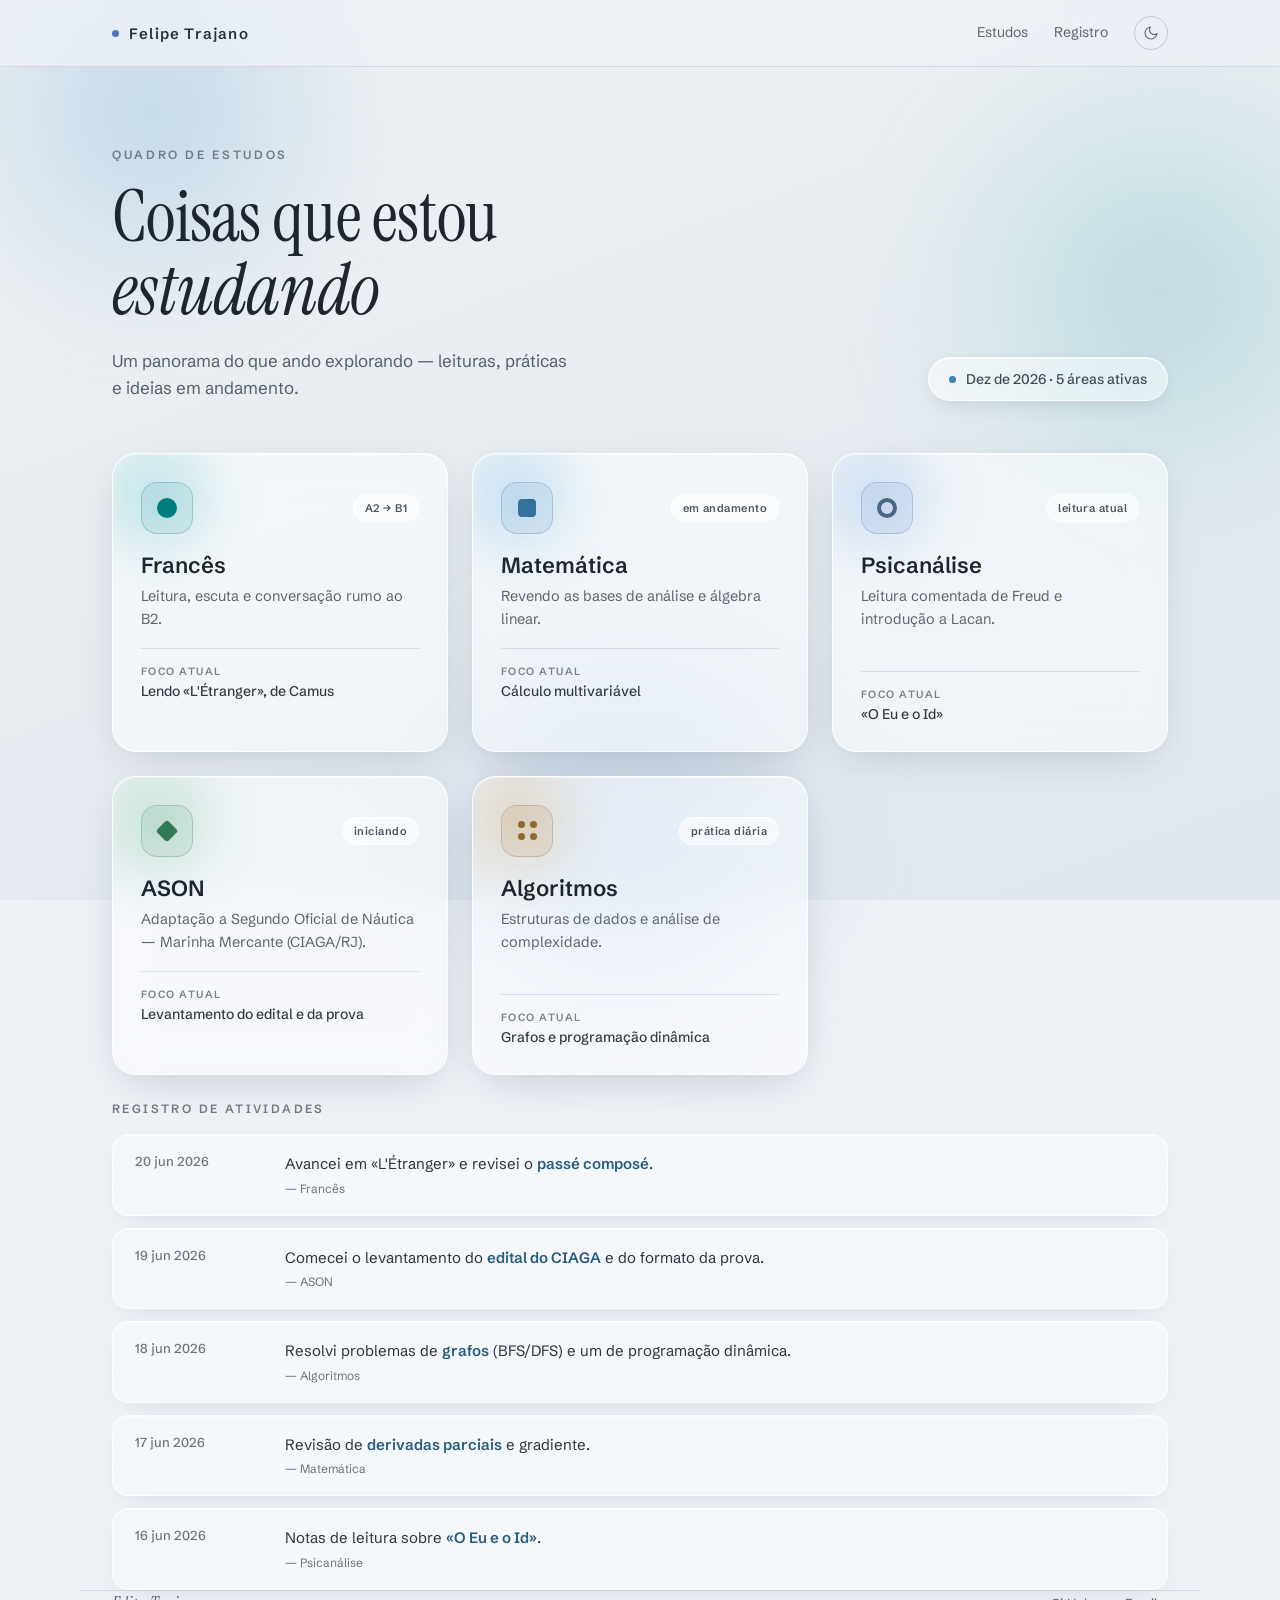
<file: index.html>
<!DOCTYPE html>
<html lang="pt-br" data-theme="dark">

<head>
    <meta charset="UTF-8">
    <meta name="viewport" content="width=device-width, initial-scale=1.0">
    <title>Felipe Trajano — Quadro de Estudos</title>
    <meta name="description" content="Quadro de estudos de Felipe Trajano — áreas em curso e registro de atividades.">

    <link rel="preconnect" href="https://fonts.googleapis.com">
    <link rel="preconnect" href="https://fonts.gstatic.com" crossorigin>
    <link href="https://fonts.googleapis.com/css2?family=Fraunces:ital,opsz,wght@0,9..144,400;0,9..144,500;0,9..144,600;1,9..144,400&family=JetBrains+Mono:wght@300;400;500&family=Inter:wght@300;400;500&family=Instrument+Serif:ital@0;1&family=Schibsted+Grotesk:wght@400;500;600;700&display=swap" rel="stylesheet">

    <style>
        :root {
            /* shared chrome — DARK defaults */
            --ink: #ece6da;
            --ink-dim: #a39d90;
            --ink-faint: #6b665c;
            --line: rgba(232, 224, 210, 0.10);
            --line-strong: rgba(232, 224, 210, 0.20);
            --accent: #c9a24b;
            --bg-solid: #0b0a09;
        }
        :root[data-theme="light"] {
            --ink: #2b3038;
            --ink-dim: #5b6470;
            --ink-faint: #8a94a3;
            --line: rgba(40, 55, 90, 0.12);
            --line-strong: rgba(40, 55, 90, 0.22);
            --accent: #4f72b8;
            --bg-solid: #eef1f6;
        }

        * { margin: 0; padding: 0; box-sizing: border-box; }
        html { scroll-behavior: smooth; }
        body {
            background: var(--bg-solid);
            color: var(--ink);
            -webkit-font-smoothing: antialiased;
            text-rendering: optimizeLegibility;
            overflow-x: hidden;
            min-height: 100vh;
            transition: background 0.5s ease, color 0.5s ease;
        }

        /* ============ background layers (per theme) ============ */
        .bg { position: fixed; inset: 0; z-index: 0; pointer-events: none; }
        [data-theme="light"] .bg-dark { display: none; }
        [data-theme="dark"] .bg-light { display: none; }

        .bg-dark::after {
            content: ""; position: absolute; inset: -50%; opacity: 0.04;
            background-image: url("data:image/svg+xml,%3Csvg xmlns='http://www.w3.org/2000/svg' width='160' height='160'%3E%3Cfilter id='n'%3E%3CfeTurbulence type='fractalNoise' baseFrequency='0.85' numOctaves='2' stitchTiles='stitch'/%3E%3C/filter%3E%3Crect width='100%25' height='100%25' filter='url(%23n)'/%3E%3C/svg%3E");
        }
        .bg-dark::before {
            content: ""; position: absolute; inset: 0;
            background:
                radial-gradient(70% 50% at 15% -10%, rgba(201,162,75,0.07), transparent 60%),
                radial-gradient(60% 40% at 100% 0%, rgba(120,90,40,0.05), transparent 55%);
        }

        .bg-light {
            background: linear-gradient(160deg, oklch(0.96 0.005 240) 0%, oklch(0.925 0.012 245) 100%);
        }
        .blob { position: absolute; border-radius: 50%; pointer-events: none; }
        .blob.a { top: -120px; left: -80px; width: 460px; height: 460px;
            background: radial-gradient(circle, oklch(0.78 0.06 240) 0%, transparent 70%);
            filter: blur(40px); opacity: 0.5; animation: floatA 22s ease-in-out infinite; }
        .blob.b { top: 30px; right: -140px; width: 520px; height: 520px;
            background: radial-gradient(circle, oklch(0.79 0.06 200) 0%, transparent 70%);
            filter: blur(48px); opacity: 0.5; animation: floatB 26s ease-in-out infinite; }
        .blob.c { bottom: -160px; left: 30%; width: 480px; height: 480px;
            background: radial-gradient(circle, oklch(0.8 0.045 255) 0%, transparent 70%);
            filter: blur(44px); opacity: 0.5; animation: floatC 30s ease-in-out infinite; }
        @keyframes floatA { 0%,100% { transform: translate(0,0) scale(1); } 50% { transform: translate(40px,-30px) scale(1.08); } }
        @keyframes floatB { 0%,100% { transform: translate(0,0) scale(1); } 50% { transform: translate(-50px,30px) scale(1.1); } }
        @keyframes floatC { 0%,100% { transform: translate(0,0) scale(1); } 50% { transform: translate(30px,40px) scale(0.95); } }

        .shell { position: relative; z-index: 2; }
        .wrap { max-width: 1120px; margin: 0 auto; padding: 0 32px; }

        /* ============ shared header ============ */
        header {
            position: sticky; top: 0; z-index: 20;
            backdrop-filter: blur(14px) saturate(140%);
            -webkit-backdrop-filter: blur(14px) saturate(140%);
            background: color-mix(in srgb, var(--bg-solid) 78%, transparent);
            border-bottom: 1px solid var(--line);
        }
        .nav { display: flex; align-items: center; justify-content: space-between; height: 66px; }
        .mark {
            display: flex; align-items: center; gap: 10px;
            font-family: "JetBrains Mono", monospace; font-size: 12px;
            letter-spacing: 0.16em; text-transform: uppercase; color: var(--ink);
        }
        [data-theme="light"] .mark { font-family: "Schibsted Grotesk", sans-serif; letter-spacing: 0.08em; text-transform: none; font-weight: 600; font-size: 15px; }
        .mark .pip { width: 7px; height: 7px; border-radius: 50%; background: var(--accent);
            animation: pulse 2.6s ease-out infinite; }
        @keyframes pulse { 0% { box-shadow: 0 0 0 0 color-mix(in srgb, var(--accent) 40%, transparent); } 70% { box-shadow: 0 0 0 8px transparent; } 100% { box-shadow: 0 0 0 0 transparent; } }
        .nav-right { display: flex; align-items: center; gap: 26px; }
        .nav-links { display: flex; gap: 26px; font-family: "JetBrains Mono", monospace; font-size: 12px; letter-spacing: 0.06em; }
        [data-theme="light"] .nav-links { font-family: "Schibsted Grotesk", sans-serif; font-size: 14px; letter-spacing: 0; }
        .nav-links a { color: var(--ink-dim); text-decoration: none; position: relative; padding-bottom: 2px; transition: color 0.25s; }
        .nav-links a::after { content: ""; position: absolute; left: 0; bottom: -2px; width: 0; height: 1px; background: var(--accent); transition: width 0.3s ease; }
        .nav-links a:hover { color: var(--ink); }
        .nav-links a:hover::after { width: 100%; }
        .toggle {
            background: none; border: 1px solid var(--line-strong); border-radius: 50%;
            width: 34px; height: 34px; cursor: pointer; color: var(--ink-dim);
            display: inline-flex; align-items: center; justify-content: center;
            transition: color 0.25s, border-color 0.25s, transform 0.4s ease;
        }
        .toggle:hover { color: var(--accent); border-color: var(--accent); transform: rotate(18deg); }
        .toggle svg { width: 16px; height: 16px; }
        [data-theme="dark"] .toggle .moon { display: none; }
        [data-theme="light"] .toggle .sun { display: none; }

        /* ============ view switching ============ */
        [data-theme="light"] #view-dark { display: none; }
        [data-theme="dark"] #view-light { display: none; }

        /* ====================================================== */
        /* ====================  DARK VIEW  ====================== */
        /* ====================================================== */
        #view-dark { font-family: "Inter", sans-serif; font-weight: 300; line-height: 1.65; }
        .d-hero { padding: 112px 0 72px; }
        .d-kicker { font-family: "JetBrains Mono", monospace; font-size: 11px; letter-spacing: 0.28em; text-transform: uppercase; color: var(--accent); display: flex; align-items: center; gap: 14px; margin-bottom: 32px; }
        .d-kicker::before { content: ""; width: 38px; height: 1px; background: var(--accent); opacity: 0.6; }
        .d-hero h1 { font-family: "Fraunces", serif; font-weight: 400; font-size: clamp(40px, 7vw, 88px); line-height: 0.98; letter-spacing: -0.025em; max-width: 16ch; color: var(--ink); }
        .d-hero h1 em { font-style: italic; color: var(--accent); }
        .d-lede { margin-top: 28px; max-width: 52ch; color: var(--ink-dim); font-size: 18px; line-height: 1.7; }
        .d-meta { display: flex; gap: 54px; margin-top: 52px; flex-wrap: wrap; padding-top: 28px; border-top: 1px solid var(--line); }
        .d-meta .v { font-family: "Fraunces", serif; font-size: 34px; font-weight: 500; line-height: 1; letter-spacing: -0.02em; color: var(--ink); }
        .d-meta .k { font-family: "JetBrains Mono", monospace; font-size: 11px; letter-spacing: 0.14em; text-transform: uppercase; color: var(--ink-faint); margin-top: 10px; }

        .d-section { padding: 56px 0; }
        .d-sec-head { display: flex; align-items: baseline; gap: 18px; margin-bottom: 44px; }
        .d-sec-head .idx { font-family: "JetBrains Mono", monospace; font-size: 12px; color: var(--accent); }
        .d-sec-head h2 { font-family: "Fraunces", serif; font-weight: 500; font-size: 26px; color: var(--ink); }
        .d-sec-head .rule { flex: 1; height: 1px; background: var(--line); align-self: center; }
        .d-sec-head .note { font-family: "JetBrains Mono", monospace; font-size: 11px; color: var(--ink-faint); }

        .d-grid { display: grid; grid-template-columns: repeat(auto-fill, minmax(316px, 1fr)); gap: 1px; background: var(--line); border: 1px solid var(--line); border-radius: 4px; overflow: hidden; }
        .d-card { background: #14110f; padding: 30px 30px 26px; position: relative; min-height: 250px; display: flex; flex-direction: column; transition: background 0.4s ease; isolation: isolate; text-decoration: none; color: inherit; }
        .d-card::before { content: ""; position: absolute; inset: 0; z-index: -1; background: radial-gradient(120% 100% at 100% 0%, rgba(201,162,75,0.14), transparent 55%); opacity: 0; transition: opacity 0.4s ease; }
        .d-card:hover { background: #100e0c; }
        .d-card:hover::before { opacity: 1; }
        .d-card.is-link { cursor: pointer; }
        .d-card.is-link:hover { box-shadow: inset 0 0 0 1px var(--accent); }
        .d-card-head { display: flex; align-items: flex-start; justify-content: space-between; margin-bottom: 22px; }
        .d-card .num { font-family: "Fraunces", serif; font-weight: 400; font-style: italic; font-size: 46px; line-height: 0.8; color: var(--ink-faint); letter-spacing: -0.03em; transition: color 0.4s ease; }
        .d-card:hover .num { color: var(--accent); }
        .d-status { font-family: "JetBrains Mono", monospace; font-size: 10px; letter-spacing: 0.1em; text-transform: uppercase; color: var(--ink-dim); display: inline-flex; align-items: center; gap: 7px; border: 1px solid var(--line-strong); border-radius: 20px; padding: 5px 11px; white-space: nowrap; }
        .d-status .dt { width: 5px; height: 5px; border-radius: 50%; background: var(--accent); }
        .d-card h3 { font-family: "Fraunces", serif; font-weight: 500; font-size: 22px; letter-spacing: -0.01em; line-height: 1.15; margin-bottom: 9px; color: var(--ink); }
        .d-card .desc { font-size: 14.5px; color: var(--ink-dim); flex: 1; }
        .d-track { margin-top: 20px; }
        .d-seg { display: flex; gap: 4px; margin-bottom: 9px; }
        .d-seg i { flex: 1; height: 3px; border-radius: 2px; background: var(--line-strong); }
        .d-seg i.on { background: var(--accent); }
        .d-pmeta { display: flex; justify-content: space-between; font-family: "JetBrains Mono", monospace; font-size: 10.5px; letter-spacing: 0.06em; color: var(--ink-faint); text-transform: uppercase; }
        .d-pmeta b { color: var(--ink); font-weight: 500; }
        .d-foco { margin-top: 18px; padding-top: 15px; border-top: 1px solid var(--line); }
        .d-foco .fk { font-family: "JetBrains Mono", monospace; font-size: 9.5px; letter-spacing: 0.14em; text-transform: uppercase; color: var(--ink-faint); margin-bottom: 4px; }
        .d-foco .fv { font-size: 13.5px; color: var(--ink); }
        .d-open { position: absolute; right: 26px; bottom: 22px; font-family: "JetBrains Mono", monospace; font-size: 10px; letter-spacing: 0.1em; text-transform: uppercase; color: var(--accent); opacity: 0; transform: translateY(4px); transition: opacity 0.3s, transform 0.3s; }
        .d-card.is-link:hover .d-open { opacity: 1; transform: none; }

        .d-log { border-top: 1px solid var(--line); }
        .d-entry { display: grid; grid-template-columns: 150px 1fr; gap: 28px; padding: 26px 4px; border-bottom: 1px solid var(--line); transition: background 0.3s; }
        .d-entry:hover { background: #14110f; }
        .d-entry .when { font-family: "JetBrains Mono", monospace; font-size: 12px; color: var(--ink-faint); padding-top: 3px; white-space: nowrap; }
        .d-entry .what { font-size: 16px; color: var(--ink); line-height: 1.6; }
        .d-entry .what b { font-weight: 500; color: var(--accent); }
        .d-entry .topic { font-family: "JetBrains Mono", monospace; font-size: 11px; color: var(--ink-dim); margin-top: 8px; display: inline-block; }
        .d-entry .topic::before { content: "— "; color: var(--ink-faint); }

        /* ====================================================== */
        /* ====================  LIGHT VIEW  ===================== */
        /* ====================================================== */
        #view-light { font-family: "Schibsted Grotesk", system-ui, sans-serif; }
        .l-hero { display: flex; align-items: flex-end; justify-content: space-between; gap: 32px; flex-wrap: wrap; padding: 80px 0 52px; }
        .l-hero .intro { max-width: 640px; }
        .l-kicker { font-size: 12px; letter-spacing: 0.22em; text-transform: uppercase; color: oklch(0.58 0.02 255); font-weight: 600; margin-bottom: 18px; }
        .l-hero h1 { font-family: "Instrument Serif", serif; font-weight: 400; font-size: clamp(42px, 6vw, 72px); line-height: 1.02; letter-spacing: -0.01em; color: oklch(0.26 0.02 255); }
        .l-hero h1 em { font-style: italic; }
        .l-lede { font-size: 17px; line-height: 1.6; color: oklch(0.48 0.02 255); margin-top: 20px; max-width: 460px; }
        .l-pill { display: flex; align-items: center; gap: 10px; padding: 12px 20px; border-radius: 999px; background: rgba(255,255,255,0.5); border: 1px solid rgba(255,255,255,0.75); box-shadow: 0 6px 24px -10px rgba(20,30,55,0.22), inset 0 1px 0 rgba(255,255,255,0.7); backdrop-filter: blur(18px) saturate(1.4); -webkit-backdrop-filter: blur(18px) saturate(1.4); }
        .l-pill .pdot { width: 7px; height: 7px; border-radius: 50%; background: oklch(0.58 0.1 240); }
        .l-pill span.txt { font-size: 14px; font-weight: 500; color: oklch(0.4 0.02 255); }

        .l-board-label { font-size: 12px; letter-spacing: 0.2em; text-transform: uppercase; color: oklch(0.58 0.02 255); font-weight: 600; margin: 26px 0 18px; }
        .l-grid { display: grid; grid-template-columns: repeat(auto-fill, minmax(300px, 1fr)); gap: 24px; }
        .l-card { position: relative; overflow: hidden; border-radius: 24px; padding: 28px; display: flex; flex-direction: column; gap: 18px; min-height: 240px; background: rgba(255,255,255,0.52); border: 1px solid rgba(255,255,255,0.75); box-shadow: 0 12px 44px -14px rgba(20,30,55,0.22), inset 0 1px 0 rgba(255,255,255,0.7); backdrop-filter: blur(18px) saturate(1.4); -webkit-backdrop-filter: blur(18px) saturate(1.4); transition: transform .4s cubic-bezier(.2,.8,.2,1), box-shadow .4s; text-decoration: none; }
        .l-card:hover { transform: translateY(-6px); box-shadow: 0 22px 60px -16px rgba(20,30,55,0.3), inset 0 1px 0 rgba(255,255,255,0.8); }
        .l-card .cglow { position: absolute; top: -34px; left: -34px; width: 150px; height: 150px; border-radius: 50%; background: radial-gradient(circle, oklch(0.72 0.1 var(--hue)) 0%, transparent 70%); filter: blur(26px); opacity: 0.42; pointer-events: none; }
        .l-row { position: relative; z-index: 1; display: flex; align-items: center; justify-content: space-between; }
        .l-icon { width: 52px; height: 52px; border-radius: 16px; display: flex; align-items: center; justify-content: center; background: oklch(0.7 0.08 var(--hue) / 0.16); border: 1px solid oklch(0.6 0.08 var(--hue) / 0.32); }
        .l-icon .sh-circle { width: 20px; height: 20px; border-radius: 50%; background: oklch(0.53 0.09 var(--hue)); }
        .l-icon .sh-square { width: 18px; height: 18px; border-radius: 4px; background: oklch(0.53 0.09 var(--hue)); }
        .l-icon .sh-ring { width: 20px; height: 20px; border-radius: 50%; border: 4px solid oklch(0.5 0.06 var(--hue)); }
        .l-icon .sh-diamond { width: 16px; height: 16px; border-radius: 3px; background: oklch(0.52 0.09 var(--hue)); transform: rotate(45deg); }
        .l-icon .sh-dots { display: grid; grid-template-columns: repeat(2, 1fr); gap: 5px; }
        .l-icon .sh-dots i { width: 7px; height: 7px; border-radius: 50%; background: oklch(0.55 0.09 var(--hue)); }
        .l-badge { font-size: 11px; font-weight: 600; letter-spacing: 0.04em; padding: 6px 11px; border-radius: 999px; color: oklch(0.44 0.02 255); background: rgba(255,255,255,0.55); border: 1px solid rgba(255,255,255,0.7); white-space: nowrap; }
        .l-body { position: relative; z-index: 1; }
        .l-body h3 { font-size: 22px; font-weight: 600; color: oklch(0.26 0.02 255); margin-bottom: 6px; }
        .l-body .desc { font-size: 14.5px; line-height: 1.55; color: oklch(0.5 0.02 255); }
        .l-foco { position: relative; z-index: 1; margin-top: auto; padding-top: 16px; border-top: 1px solid rgba(90,105,140,0.18); }
        .l-foco .fk { font-size: 10.5px; letter-spacing: 0.14em; text-transform: uppercase; color: oklch(0.6 0.02 255); font-weight: 600; margin-bottom: 4px; }
        .l-foco .fv { font-size: 14px; color: oklch(0.34 0.02 255); font-weight: 500; }
        .l-foco .open { font-size: 11px; font-weight: 600; letter-spacing: 0.06em; color: oklch(0.5 0.1 240); margin-top: 8px; display: inline-block; opacity: 0; transition: opacity 0.3s; }
        .l-card:hover .l-foco .open { opacity: 1; }

        .l-log { margin-top: 14px; display: flex; flex-direction: column; gap: 12px; }
        .l-entry { display: grid; grid-template-columns: 130px 1fr; gap: 20px; align-items: start; padding: 18px 22px; border-radius: 16px; background: rgba(255,255,255,0.42); border: 1px solid rgba(255,255,255,0.7); box-shadow: 0 8px 30px -16px rgba(20,30,55,0.18), inset 0 1px 0 rgba(255,255,255,0.6); backdrop-filter: blur(14px) saturate(1.3); -webkit-backdrop-filter: blur(14px) saturate(1.3); }
        .l-entry .when { font-size: 13px; font-weight: 500; color: oklch(0.55 0.02 255); white-space: nowrap; }
        .l-entry .what { font-size: 15px; color: oklch(0.32 0.02 255); line-height: 1.5; }
        .l-entry .what b { font-weight: 600; color: oklch(0.45 0.08 240); }
        .l-entry .topic { font-size: 12px; color: oklch(0.55 0.02 255); margin-top: 5px; display: inline-block; }
        .l-entry .topic::before { content: "— "; }

        /* ============ shared footer ============ */
        footer { border-top: 1px solid var(--line); margin-top: 72px; padding: 40px 0 60px; display: flex; justify-content: space-between; align-items: center; flex-wrap: wrap; gap: 16px; }
        footer .sig { font-family: "Fraunces", serif; font-style: italic; font-size: 18px; color: var(--ink-dim); }
        [data-theme="light"] footer .sig { font-family: "Instrument Serif", serif; }
        footer .flinks { display: flex; gap: 22px; font-family: "JetBrains Mono", monospace; font-size: 12px; }
        [data-theme="light"] footer .flinks { font-family: "Schibsted Grotesk", sans-serif; font-size: 13px; }
        footer a { color: var(--ink-dim); text-decoration: none; transition: color 0.25s; }
        footer a:hover { color: var(--accent); }

        @media (max-width: 680px) {
            .wrap { padding: 0 20px; }
            .d-hero { padding: 80px 0 52px; }
            .d-meta { gap: 32px; }
            .nav-links { gap: 16px; }
            .nav-right { gap: 16px; }
            .d-entry { grid-template-columns: 1fr; gap: 6px; }
            .l-entry { grid-template-columns: 1fr; gap: 4px; }
        }
    </style>
</head>

<body>
<div class="bg bg-dark"></div>
<div class="bg bg-light"><span class="blob a"></span><span class="blob b"></span><span class="blob c"></span></div>

<div class="shell">
    <header>
        <div class="wrap nav">
            <div class="mark"><span class="pip"></span>Felipe Trajano</div>
            <div class="nav-right">
                <nav class="nav-links">
                    <a href="#estudos">Estudos</a>
                    <a href="#registro">Registro</a>
                </nav>
                <button class="toggle" id="toggle" aria-label="Alternar tema claro/escuro" title="Alternar tema">
                    <svg class="sun" viewBox="0 0 24 24" fill="none" stroke="currentColor" stroke-width="1.6" stroke-linecap="round"><circle cx="12" cy="12" r="4"/><path d="M12 2v2M12 20v2M4.9 4.9l1.4 1.4M17.7 17.7l1.4 1.4M2 12h2M20 12h2M4.9 19.1l1.4-1.4M17.7 6.3l1.4-1.4"/></svg>
                    <svg class="moon" viewBox="0 0 24 24" fill="none" stroke="currentColor" stroke-width="1.6" stroke-linecap="round" stroke-linejoin="round"><path d="M21 12.8A9 9 0 1 1 11.2 3a7 7 0 0 0 9.8 9.8z"/></svg>
                </button>
            </div>
        </div>
    </header>

    <!-- ============ DARK VIEW ============ -->
    <main id="view-dark" class="wrap">
        <section class="d-hero">
            <div class="d-kicker">Quadro de estudos · em curso</div>
            <h1>Coisas que ando <em>estudando</em>, uma de cada vez.</h1>
            <p class="d-lede">O registro vivo do que exploro — cada área com seu foco atual, e abaixo o diário do que fiz, dia a dia. Sem vitrine: só o trabalho.</p>
            <div class="d-meta">
                <div><div class="v" id="d-m1">—</div><div class="k">Áreas ativas</div></div>
                <div><div class="v" id="d-m2">—</div><div class="k">Registros</div></div>
                <div><div class="v" id="d-m3">—</div><div class="k">Última anotação</div></div>
            </div>
        </section>
        <section class="d-section" id="estudos">
            <div class="d-sec-head"><span class="idx">§ 01</span><h2>Áreas</h2><span class="rule"></span><span class="note" id="d-count"></span></div>
            <div class="d-grid" id="d-grid"></div>
        </section>
        <section class="d-section" id="registro">
            <div class="d-sec-head"><span class="idx">§ 02</span><h2>Registro de atividades</h2><span class="rule"></span><span class="note">recente → antigo</span></div>
            <div class="d-log" id="d-log"></div>
        </section>
    </main>

    <!-- ============ LIGHT VIEW ============ -->
    <main id="view-light" class="wrap">
        <section class="l-hero">
            <div class="intro">
                <div class="l-kicker">Quadro de estudos</div>
                <h1>Coisas que estou<br><em>estudando</em></h1>
                <p class="l-lede">Um panorama do que ando explorando — leituras, práticas e ideias em andamento.</p>
            </div>
            <div class="l-pill"><span class="pdot"></span><span class="txt" id="l-pill-txt">—</span></div>
        </section>
        <div class="l-grid" id="l-grid"></div>
        <div class="l-board-label">Registro de atividades</div>
        <div class="l-log" id="l-log"></div>
    </main>

    <footer class="wrap">
        <div class="sig">Felipe Trajano</div>
        <div class="flinks">
            <a href="https://github.com/ftrajano" target="_blank" rel="noopener">GitHub ↗</a>
            <a href="mailto:ftrajano@gmail.com">Email ↗</a>
        </div>
    </footer>
</div>

<script>
    /* ════════════════════════════════════════════════════════════
       EDITE AQUI — suas áreas de estudo (aparecem nos dois temas).
       status   = texto do selo
       foco     = "Foco atual" do card
       progresso= 0–100 (barra do tema escuro)
       hue      = matiz do glass (tema claro): 200 azul-esverdeado,
                  240 azul, 255 índigo, 160 verde, 75 âmbar
       icon     = "circle" | "square" | "ring" | "diamond" | "dots"
       link     = opcional (torna o card clicável)
    ════════════════════════════════════════════════════════════ */
    const TEMAS = [
        { titulo: "Francês", desc: "Leitura, escuta e conversação rumo ao B2.", status: "A2 → B1", foco: "Lendo «L'Étranger», de Camus", progresso: 35, hue: 200, icon: "circle", link: "https://ftrajano.github.io/frances/" },
        { titulo: "Matemática", desc: "Revendo as bases de análise e álgebra linear.", status: "em andamento", foco: "Cálculo multivariável", progresso: 40, hue: 240, icon: "square", link: "https://ftrajano.github.io/geometria-algebrica/" },
        { titulo: "Psicanálise", desc: "Leitura comentada de Freud e introdução a Lacan.", status: "leitura atual", foco: "«O Eu e o Id»", progresso: 30, hue: 255, icon: "ring" },
        { titulo: "ASON", desc: "Adaptação a Segundo Oficial de Náutica — Marinha Mercante (CIAGA/RJ).", status: "iniciando", foco: "Levantamento do edital e da prova", progresso: 20, hue: 160, icon: "diamond", link: "https://ftrajano.github.io/ason-estudos/" },
        { titulo: "Algoritmos", desc: "Estruturas de dados e análise de complexidade.", status: "prática diária", foco: "Grafos e programação dinâmica", progresso: 50, hue: 75, icon: "dots" },
    ];

    /* ════════════════════════════════════════════════════════════
       EDITE AQUI — registro. Entrada nova no TOPO. Data AAAA-MM-DD.
    ════════════════════════════════════════════════════════════ */
    const LOG = [
        { data: "2026-06-20", tema: "Francês", texto: "Avancei em «L'Étranger» e revisei o <b>passé composé</b>." },
        { data: "2026-06-19", tema: "ASON", texto: "Comecei o levantamento do <b>edital do CIAGA</b> e do formato da prova." },
        { data: "2026-06-18", tema: "Algoritmos", texto: "Resolvi problemas de <b>grafos</b> (BFS/DFS) e um de programação dinâmica." },
        { data: "2026-06-17", tema: "Matemática", texto: "Revisão de <b>derivadas parciais</b> e gradiente." },
        { data: "2026-06-16", tema: "Psicanálise", texto: "Notas de leitura sobre <b>«O Eu e o Id»</b>." },
    ];

    /* ──────────────── helpers ──────────────── */
    const MES = ["jan","fev","mar","abr","mai","jun","jul","ago","set","out","nov","dez"];
    const fmt = iso => { const [a,m,d]=iso.split("-").map(Number); return `${String(d).padStart(2,"0")} ${MES[m-1]} ${a}`; };
    const dois = n => String(n).padStart(2,"0");
    const shape = ic => ic === "dots" ? `<span class="sh-dots"><i></i><i></i><i></i><i></i></span>` : `<span class="sh-${ic}"></span>`;

    /* ──────────────── DARK render ──────────────── */
    document.getElementById("d-grid").innerHTML = TEMAS.map((t,i) => {
        const filled = Math.round(t.progresso/10);
        const segs = Array.from({length:10}, (_,k)=>`<i class="${k<filled?'on':''}"></i>`).join("");
        const tag = t.link ? "a" : "article";
        const attrs = t.link ? ` href="${t.link}" target="_blank" rel="noopener"` : "";
        const open = t.link ? `<span class="d-open">abrir ↗</span>` : "";
        return `<${tag} class="d-card${t.link?' is-link':''}"${attrs}>
            <div class="d-card-head"><span class="num">${dois(i+1)}</span><span class="d-status"><span class="dt"></span>${t.status}</span></div>
            <h3>${t.titulo}</h3>
            <p class="desc">${t.desc}</p>
            <div class="d-track"><div class="d-seg">${segs}</div><div class="d-pmeta"><span>progresso</span><b>${t.progresso}%</b></div></div>
            <div class="d-foco"><div class="fk">foco atual</div><div class="fv">${t.foco}</div></div>
            ${open}
        </${tag}>`;
    }).join("");

    document.getElementById("d-log").innerHTML = LOG.map(l => `
        <div class="d-entry"><div class="when">${fmt(l.data)}</div>
        <div><div class="what">${l.texto}</div><span class="topic">${l.tema}</span></div></div>`).join("");

    document.getElementById("d-m1").textContent = dois(TEMAS.length);
    document.getElementById("d-m2").textContent = dois(LOG.length);
    document.getElementById("d-m3").textContent = LOG.length ? fmt(LOG[0].data).slice(0,6) : "—";
    document.getElementById("d-count").textContent = TEMAS.length + " áreas";

    /* ──────────────── LIGHT render ──────────────── */
    document.getElementById("l-grid").innerHTML = TEMAS.map(t => {
        const tag = t.link ? "a" : "article";
        const attrs = t.link ? ` href="${t.link}" target="_blank" rel="noopener"` : "";
        const open = t.link ? `<span class="open">abrir página ↗</span>` : "";
        return `<${tag} class="l-card" style="--hue:${t.hue}"${attrs}>
            <span class="cglow"></span>
            <div class="l-row"><div class="l-icon">${shape(t.icon)}</div><span class="l-badge">${t.status}</span></div>
            <div class="l-body"><h3>${t.titulo}</h3><p class="desc">${t.desc}</p></div>
            <div class="l-foco"><div class="fk">Foco atual</div><div class="fv">${t.foco}</div>${open}</div>
        </${tag}>`;
    }).join("");

    document.getElementById("l-log").innerHTML = LOG.map(l => `
        <div class="l-entry"><div class="when">${fmt(l.data)}</div>
        <div><div class="what">${l.texto}</div><span class="topic">${l.tema}</span></div></div>`).join("");

    const mesAtual = MES[new Date().getMonth()];
    document.getElementById("l-pill-txt").textContent =
        `${mesAtual[0].toUpperCase()+mesAtual.slice(1)} de ${new Date().getFullYear()} · ${TEMAS.length} áreas ativas`;

    /* ──────────────── theme toggle (persistente) ──────────────── */
    const root = document.documentElement;
    const saved = localStorage.getItem("tema");
    if (saved) root.setAttribute("data-theme", saved);
    else if (window.matchMedia("(prefers-color-scheme: light)").matches) root.setAttribute("data-theme", "light");
    document.getElementById("toggle").addEventListener("click", () => {
        const next = root.getAttribute("data-theme") === "light" ? "dark" : "light";
        root.setAttribute("data-theme", next);
        localStorage.setItem("tema", next);
    });
</script>
</body>
</html>
</file>
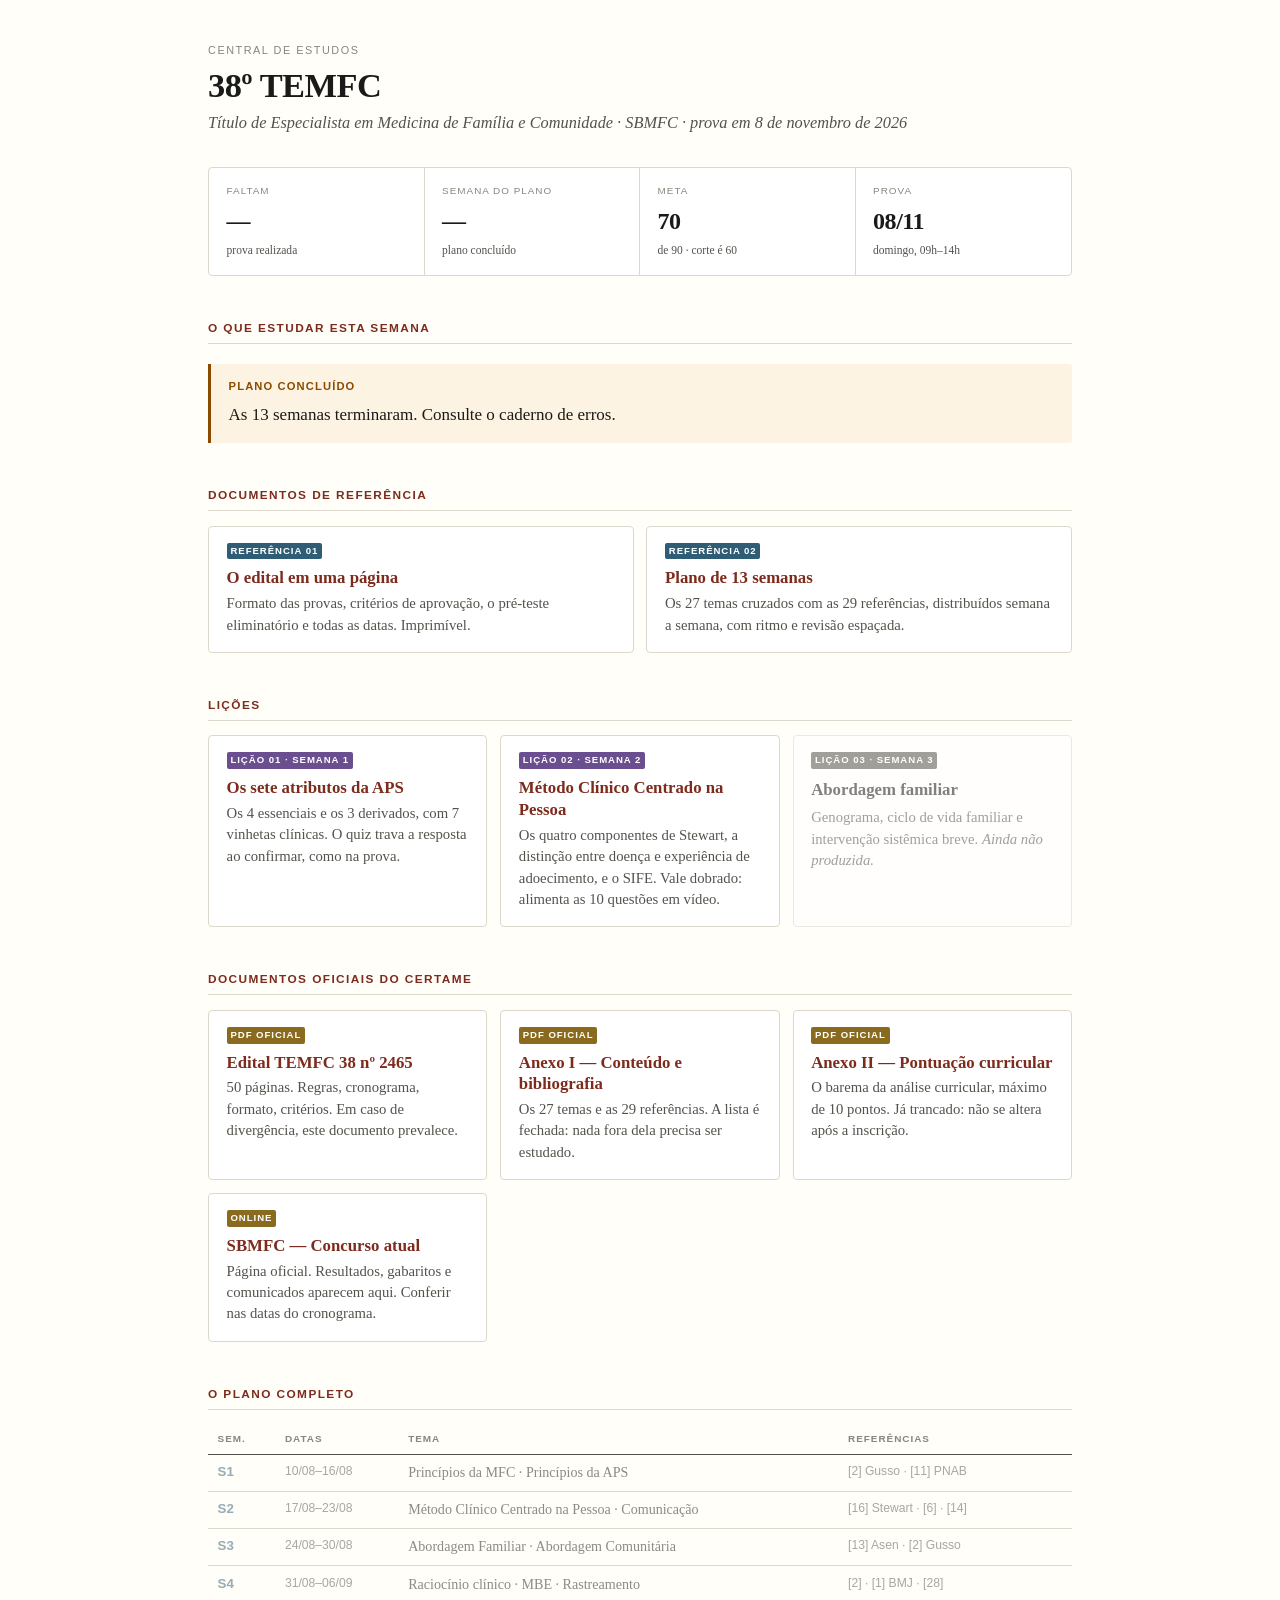
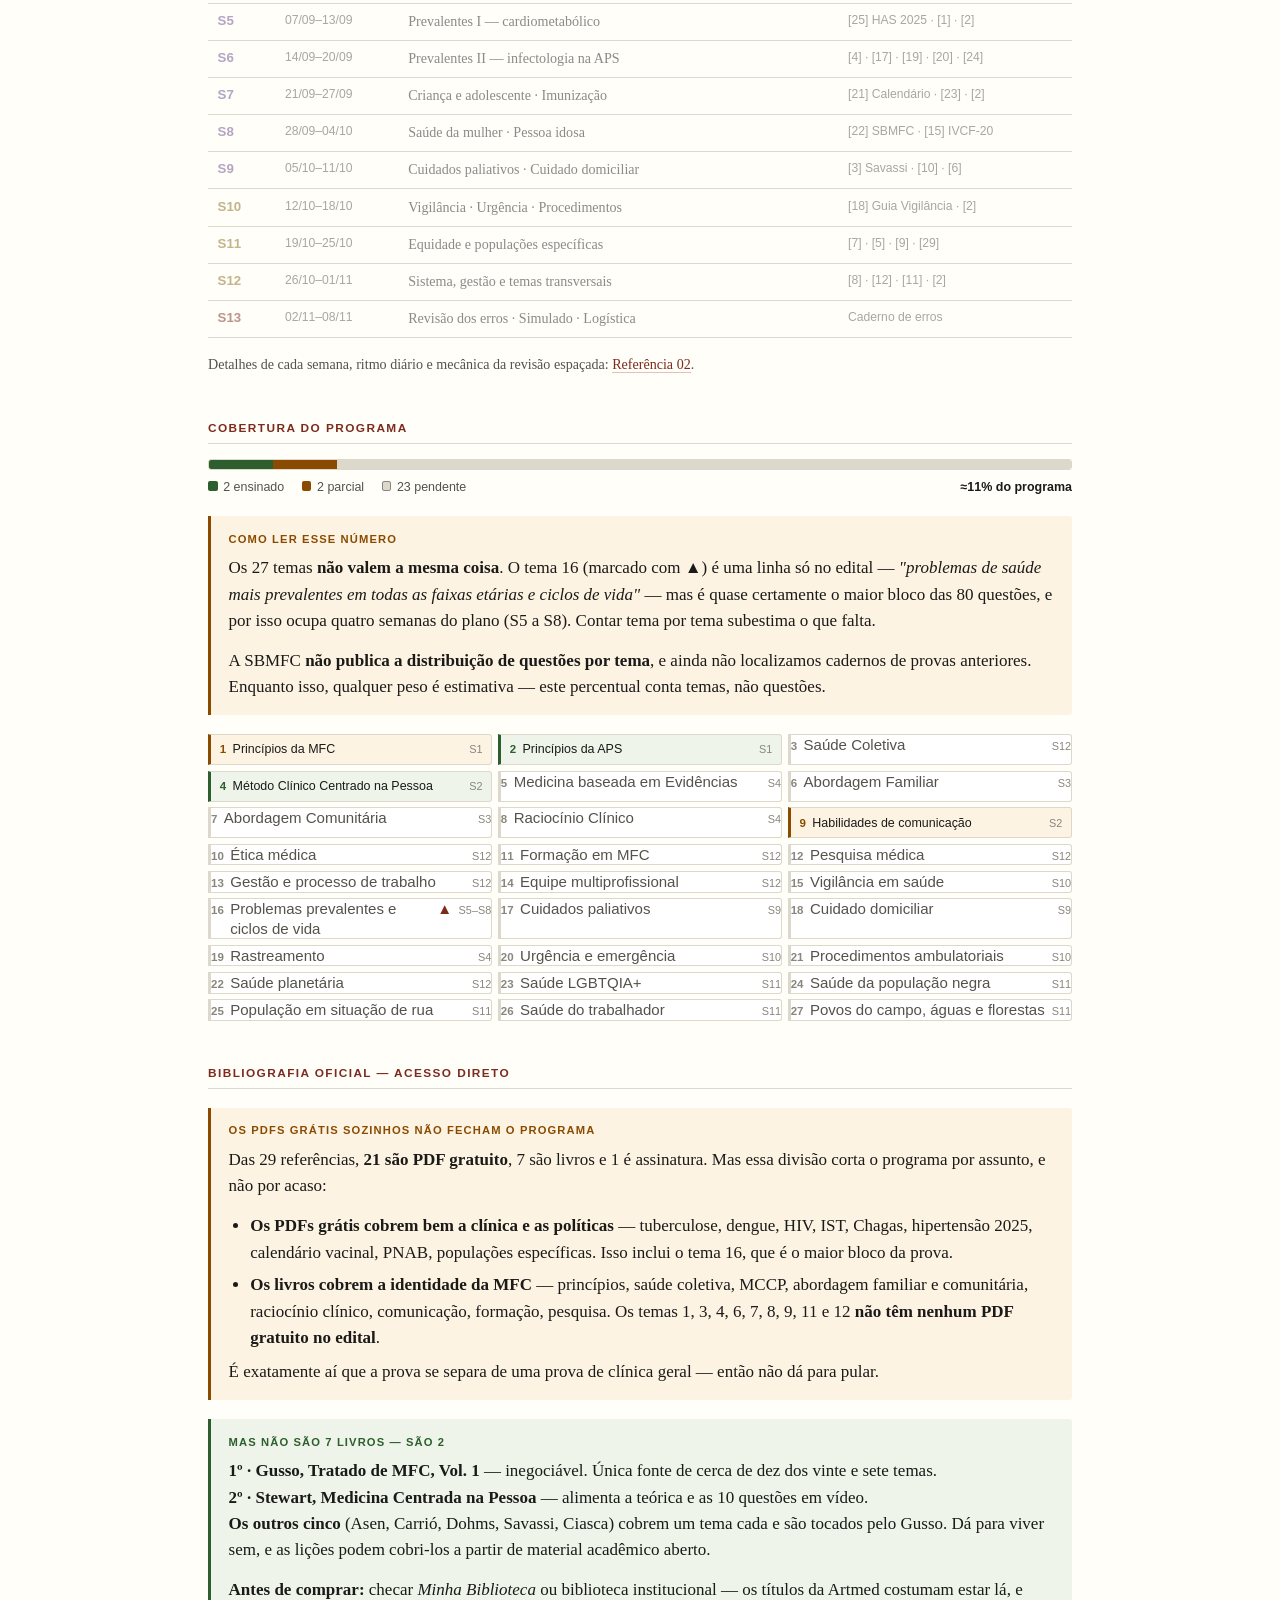
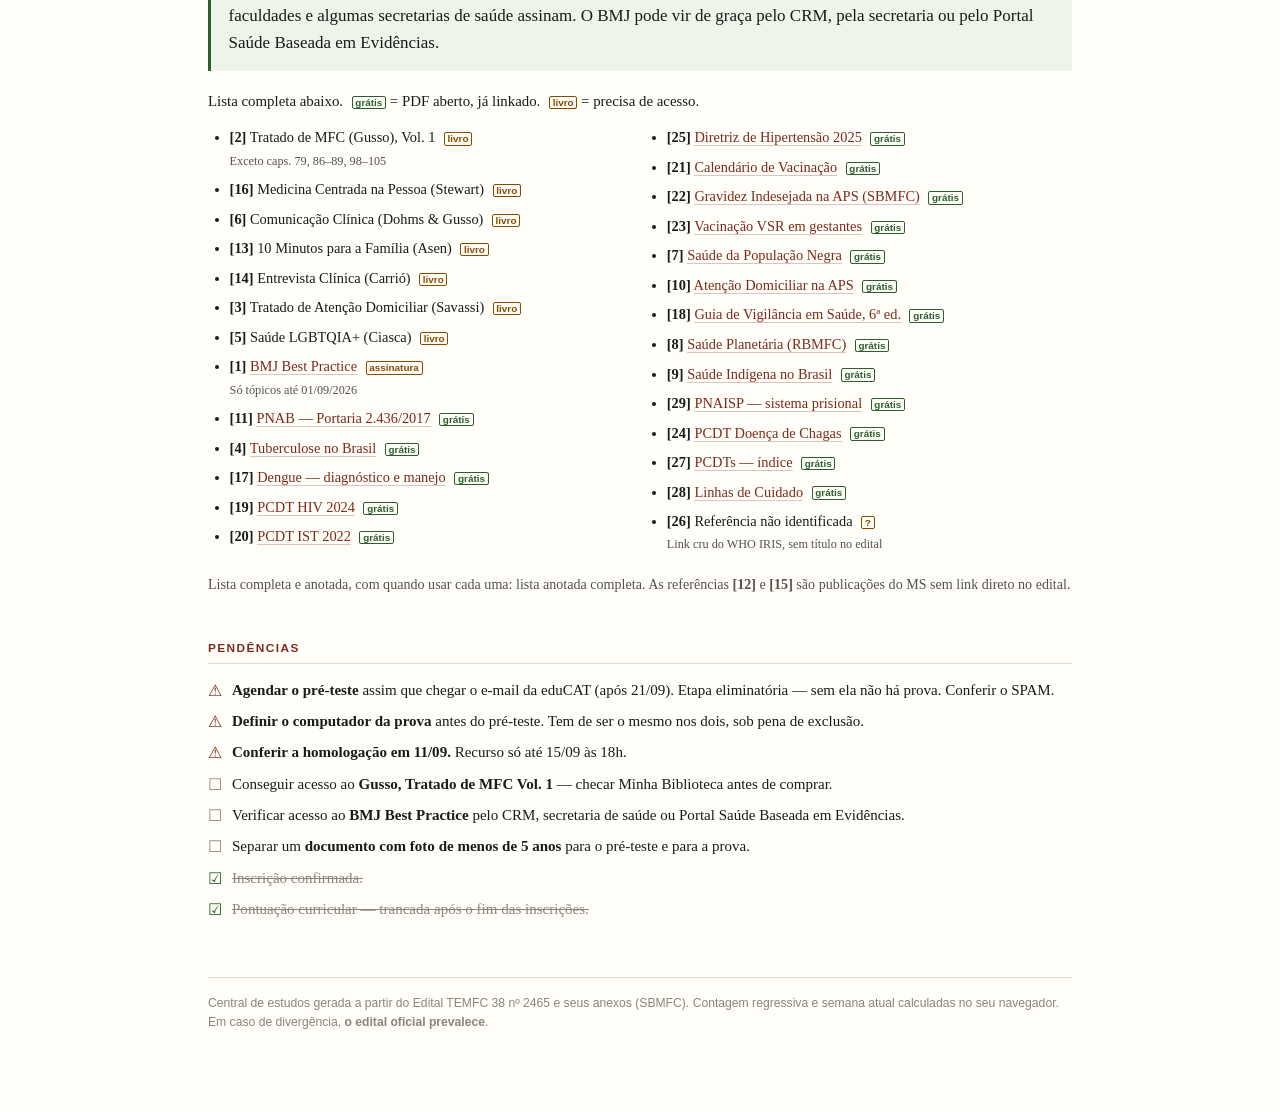
<file: temfc/index.html>
<!doctype html>
<html lang="pt-BR">
<head>
<meta charset="utf-8">
<meta name="robots" content="noindex, nofollow">
<meta name="viewport" content="width=device-width, initial-scale=1">
<title>38º TEMFC — central de estudos</title>
<style>
  :root{
    --ink:#1a1a18; --ink-soft:#55524c; --ink-faint:#8a857d;
    --bg:#fffef9; --card:#fff; --rule:#ddd8cc;
    --accent:#7d2b1d; --accent-soft:#f6ece6;
    --warn:#8a4b00; --warn-bg:#fdf3e3; --ok:#2c5f2d; --ok-bg:#eef4ea;
    --f1:#2f5d75; --f2:#6b4e8f; --f3:#8a6a1f; --f4:#7d2b1d;
    --serif:"Iowan Old Style","Palatino Linotype",Palatino,"Book Antiqua",Georgia,serif;
    --sans:-apple-system,BlinkMacSystemFont,"Segoe UI",Helvetica,Arial,sans-serif;
  }
  *{box-sizing:border-box}
  body{margin:0;padding:2.6rem 1.25rem 5rem;background:var(--bg);color:var(--ink);
    font-family:var(--serif);font-size:17px;line-height:1.55;-webkit-font-smoothing:antialiased}
  .wrap{max-width:54rem;margin:0 auto}
  .eyebrow{font-family:var(--sans);font-size:.68rem;letter-spacing:.14em;text-transform:uppercase;
    color:var(--ink-faint);margin:0 0 .5rem}
  h1{font-size:2.15rem;line-height:1.12;margin:0 0 .3rem;font-weight:600;letter-spacing:-.015em}
  .sub{color:var(--ink-soft);font-style:italic;margin:0 0 2rem;font-size:1.02rem}
  h2{font-family:var(--sans);font-size:.74rem;letter-spacing:.12em;text-transform:uppercase;
    color:var(--accent);font-weight:650;margin:2.7rem 0 .9rem;padding-bottom:.35rem;
    border-bottom:1px solid var(--rule)}
  p{margin:0 0 .85rem} ul,ol{margin:0 0 .9rem;padding-left:1.35rem} li{margin-bottom:.4rem}
  strong{font-weight:650}
  a{color:var(--accent);text-decoration:none;border-bottom:1px solid rgba(125,43,29,.28)}
  a:hover{border-bottom-color:var(--accent)}
  code{font-family:ui-monospace,SFMono-Regular,Menlo,monospace;font-size:.87em;
    background:#f1ede3;padding:.08em .35em;border-radius:2px}

  /* hero counters */
  .hero{display:flex;flex-wrap:wrap;gap:0;border:1px solid var(--rule);border-radius:4px;
    overflow:hidden;background:var(--card);margin:0 0 1.4rem}
  .hero div{flex:1 1 9rem;padding:.95rem 1.1rem;border-right:1px solid var(--rule)}
  .hero div:last-child{border-right:0}
  .hero dt{font-family:var(--sans);font-size:.62rem;letter-spacing:.1em;text-transform:uppercase;
    color:var(--ink-faint);margin:0 0 .3rem}
  .hero dd{margin:0;font-size:1.5rem;font-weight:700;letter-spacing:-.02em;font-variant-numeric:tabular-nums}
  .hero dd small{font-size:.72rem;font-weight:400;color:var(--ink-soft);letter-spacing:0;display:block;
    margin-top:.1rem;font-variant-numeric:normal}

  /* cards */
  .cards{display:grid;grid-template-columns:repeat(auto-fit,minmax(15rem,1fr));gap:.8rem;margin:.5rem 0 1rem}
  .c{border:1px solid var(--rule);border-radius:4px;background:var(--card);padding:1rem 1.1rem;
    display:flex;flex-direction:column}
  .c .tag{font-family:var(--sans);font-size:.6rem;letter-spacing:.1em;text-transform:uppercase;
    font-weight:700;color:#fff;background:var(--ink-faint);padding:.1em .4em;border-radius:2px;
    align-self:flex-start;margin-bottom:.5rem}
  .c .tag.ref{background:var(--f1)} .c .tag.les{background:var(--f2)}
  .c .tag.doc{background:var(--f3)} .c .tag.wk{background:var(--ink-soft)}
  .c a.t{font-size:1.05rem;font-weight:650;border-bottom:0;display:block;margin-bottom:.25rem;line-height:1.3}
  .c p{font-size:.92rem;color:var(--ink-soft);margin:0;line-height:1.45}

  .callout{border-left:3px solid var(--warn);background:var(--warn-bg);padding:.9rem 1.1rem;
    margin:1.2rem 0;border-radius:0 3px 3px 0}
  .callout.grave{border-left-color:var(--accent);background:var(--accent-soft)}
  .callout.good{border-left-color:var(--ok);background:var(--ok-bg)}
  .callout h3{font-family:var(--sans);font-size:.7rem;letter-spacing:.1em;text-transform:uppercase;
    margin:0 0 .45rem;color:var(--warn);font-weight:650}
  .callout.grave h3{color:var(--accent)} .callout.good h3{color:var(--ok)}
  .callout p:last-child,.callout ul:last-child{margin-bottom:0}

  .scroll{overflow-x:auto;margin:.4rem 0 1rem}
  table{border-collapse:collapse;width:100%;font-size:.88rem}
  th,td{text-align:left;padding:.45rem .6rem;border-bottom:1px solid var(--rule);vertical-align:top}
  th{font-family:var(--sans);font-size:.62rem;letter-spacing:.1em;text-transform:uppercase;
    color:var(--ink-faint);font-weight:600;border-bottom:1.5px solid var(--ink-soft)}
  td.wk{font-family:var(--sans);font-weight:700;white-space:nowrap;font-size:.83rem;font-variant-numeric:tabular-nums}
  td.dt{font-family:var(--sans);font-size:.76rem;color:var(--ink-soft);white-space:nowrap;font-variant-numeric:tabular-nums}
  tr.f1 td.wk{color:var(--f1)} tr.f2 td.wk{color:var(--f2)}
  tr.f3 td.wk{color:var(--f3)} tr.f4 td.wk{color:var(--f4)}
  tr.now{background:var(--accent-soft)}
  tr.now td{border-bottom-color:var(--accent)}
  tr.past{opacity:.5}
  .badge{font-family:var(--sans);font-size:.6rem;font-weight:700;letter-spacing:.06em;
    text-transform:uppercase;background:var(--accent);color:#fffef9;padding:.1em .35em;
    border-radius:2px;margin-left:.35rem;white-space:nowrap}
  .free{font-family:var(--sans);font-size:.62rem;font-weight:700;color:var(--ok);
    border:1px solid var(--ok);padding:.02em .28em;border-radius:2px;margin-left:.3rem}
  .paid{font-family:var(--sans);font-size:.62rem;font-weight:700;color:var(--warn);
    border:1px solid var(--warn);padding:.02em .28em;border-radius:2px;margin-left:.3rem}
  .biblio{columns:2;column-gap:2rem;font-size:.9rem;margin:.5rem 0 1rem}
  .biblio li{break-inside:avoid;margin-bottom:.45rem}
  @media(max-width:34rem){.biblio{columns:1}}
  /* cobertura */
  .covbar{display:flex;height:.7rem;border-radius:3px;overflow:hidden;border:1px solid var(--rule);margin:.2rem 0 .5rem}
  .covbar i{display:block}
  .covbar i.ok{background:var(--ok)} .covbar i.parcial{background:var(--warn)} .covbar i.todo{background:var(--rule)}
  .covlegend{display:flex;gap:1.1rem;flex-wrap:wrap;align-items:center;font-family:var(--sans);
    font-size:.78rem;color:var(--ink-soft);margin:0 0 .3rem}
  .covlegend b{display:inline-block;width:.6rem;height:.6rem;border-radius:2px;margin-right:.35rem}
  .covlegend b.ok{background:var(--ok)} .covlegend b.parcial{background:var(--warn)}
  .covlegend b.todo{background:var(--rule);border:1px solid var(--ink-faint)}
  .chips{display:grid;grid-template-columns:repeat(auto-fill,minmax(13.5rem,1fr));gap:.35rem;margin:.9rem 0 1rem}
  .chip{font-family:var(--sans);font-size:.78rem;line-height:1.3;border:1px solid var(--rule);
    border-left:3px solid var(--rule);border-radius:0 3px 3px 0;padding:.4rem .55rem;
    background:var(--card);display:flex;align-items:baseline;gap:.4rem;color:var(--ink-soft)}
  .chip b{font-weight:700;color:var(--ink-faint);font-variant-numeric:tabular-nums;flex:0 0 auto;font-size:.72rem}
  .chip i{margin-left:auto;font-style:normal;font-size:.68rem;color:var(--ink-faint);flex:0 0 auto}
  .chip em{font-style:normal;color:var(--accent);font-weight:700}
  .chip.ok{border-left-color:var(--ok);background:var(--ok-bg);color:var(--ink)}
  .chip.ok b{color:var(--ok)}
  .chip.parcial{border-left-color:var(--warn);background:var(--warn-bg);color:var(--ink)}
  .chip.parcial b{color:var(--warn)}
  .todo{list-style:none;padding:0;font-size:.94rem}
  .todo li{padding-left:1.5rem;position:relative;margin-bottom:.5rem}
  .todo li::before{content:"☐";position:absolute;left:0;color:var(--ink-faint);font-size:1.05em}
  .todo li.hot::before{content:"⚠";color:var(--accent)}
  .todo li.dead::before{content:"☑";color:var(--ok)}
  .todo li.dead{color:var(--ink-faint);text-decoration:line-through}
  footer{margin-top:3.5rem;padding-top:1rem;border-top:1px solid var(--rule);
    font-family:var(--sans);font-size:.76rem;color:var(--ink-faint)}
  @media print{body{padding:0;font-size:10pt;background:#fff}.wrap{max-width:none}
    a{border-bottom:0;color:var(--ink)}.c,.callout,table{break-inside:avoid}}
  @media (prefers-color-scheme:dark){
    :root:not([data-theme="light"]){
      --ink:#eae6dd;--ink-soft:#b0aaa0;--ink-faint:#8b857b;--bg:#171614;--card:#1e1d1a;--rule:#3a3730;
      --accent:#e5947f;--accent-soft:#2c1c18;--warn:#e0a75c;--warn-bg:#2a2115;--ok:#8fbe86;--ok-bg:#1b241a;
      --f1:#7fb0c9;--f2:#b299d6;--f3:#d4b45e;--f4:#e5947f;
    }
    :root:not([data-theme="light"]) code{background:#2a2823}
    :root:not([data-theme="light"]) .badge{color:#171614}
    :root:not([data-theme="light"]) .c .tag{color:#171614}
  }
</style>
</head>
<body>
<div class="wrap">

  <p class="eyebrow">Central de estudos</p>
  <h1>38º TEMFC</h1>
  <p class="sub">Título de Especialista em Medicina de Família e Comunidade · SBMFC · prova em 8 de novembro de 2026</p>

  <dl class="hero">
    <div><dt>Faltam</dt><dd id="dias">—</dd></div>
    <div><dt>Semana do plano</dt><dd id="sem">—</dd></div>
    <div><dt>Meta</dt><dd>70<small>de 90 · corte é 60</small></dd></div>
    <div><dt>Prova</dt><dd>08/11<small>domingo, 09h–14h</small></dd></div>
  </dl>

  <div id="agora"></div>

  <h2>O que estudar esta semana</h2>
  <div id="focoAgora"></div>

  <h2>Documentos de referência</h2>
  <div class="cards">
    <div class="c">
      <span class="tag ref">Referência 01</span>
      <a class="t" href="./reference/01-edital-em-uma-pagina.html">O edital em uma página</a>
      <p>Formato das provas, critérios de aprovação, o pré-teste eliminatório e todas as datas. Imprimível.</p>
    </div>
    <div class="c">
      <span class="tag ref">Referência 02</span>
      <a class="t" href="./reference/02-plano-13-semanas.html">Plano de 13 semanas</a>
      <p>Os 27 temas cruzados com as 29 referências, distribuídos semana a semana, com ritmo e revisão espaçada.</p>
    </div>
  </div>

  <h2>Lições</h2>
  <div class="cards">
    <div class="c">
      <span class="tag les">Lição 01 · Semana 1</span>
      <a class="t" href="./lessons/0001-atributos-da-aps.html">Os sete atributos da APS</a>
      <p>Os 4 essenciais e os 3 derivados, com 7 vinhetas clínicas. O quiz trava a resposta ao confirmar, como na prova.</p>
    </div>
    <div class="c">
      <span class="tag les">Lição 02 · Semana 2</span>
      <a class="t" href="./lessons/0002-mccp-quatro-componentes.html">Método Clínico Centrado na Pessoa</a>
      <p>Os quatro componentes de Stewart, a distinção entre doença e experiência de adoecimento, e o SIFE. Vale dobrado: alimenta as 10 questões em vídeo.</p>
    </div>
    <div class="c" style="opacity:.55">
      <span class="tag wk">Lição 03 · Semana 3</span>
      <span class="t" style="font-size:1.05rem;font-weight:650;display:block;margin-bottom:.25rem">Abordagem familiar</span>
      <p>Genograma, ciclo de vida familiar e intervenção sistêmica breve. <em>Ainda não produzida.</em></p>
    </div>
  </div>

  <h2>Documentos oficiais do certame</h2>
  <div class="cards">
    <div class="c">
      <span class="tag doc">PDF oficial</span>
      <a class="t" href="https://sbmfc.org.br/wp-content/uploads/2026/06/EDITAL-TEMFC-38-No-2465-1.pdf">Edital TEMFC 38 nº 2465</a>
      <p>50 páginas. Regras, cronograma, formato, critérios. Em caso de divergência, este documento prevalece.</p>
    </div>
    <div class="c">
      <span class="tag doc">PDF oficial</span>
      <a class="t" href="https://sbmfc.org.br/wp-content/uploads/2026/06/ANEXO-I-CONTEUDO-PROGRAMATICO-E-REFERENCIAS-BIBLIOGRAFICAS.pdf">Anexo I — Conteúdo e bibliografia</a>
      <p>Os 27 temas e as 29 referências. A lista é fechada: nada fora dela precisa ser estudado.</p>
    </div>
    <div class="c">
      <span class="tag doc">PDF oficial</span>
      <a class="t" href="https://sbmfc.org.br/wp-content/uploads/2026/07/ANEXO-II-ITENS-PONTUAVEIS-DO-CURRICULO-TEMFC-38.pdf">Anexo II — Pontuação curricular</a>
      <p>O barema da análise curricular, máximo de 10 pontos. Já trancado: não se altera após a inscrição.</p>
    </div>
    <div class="c">
      <span class="tag doc">Online</span>
      <a class="t" href="https://sbmfc.org.br/concurso-atual/">SBMFC — Concurso atual</a>
      <p>Página oficial. Resultados, gabaritos e comunicados aparecem aqui. Conferir nas datas do cronograma.</p>
    </div>
  </div>

  <h2>O plano completo</h2>
  <div class="scroll">
    <table id="tabela">
      <thead><tr><th>Sem.</th><th>Datas</th><th>Tema</th><th>Referências</th></tr></thead>
      <tbody></tbody>
    </table>
  </div>
  <p style="font-size:.88rem;color:var(--ink-soft)">Detalhes de cada semana, ritmo diário e mecânica da revisão espaçada: <a href="./reference/02-plano-13-semanas.html">Referência 02</a>.</p>

  <h2>Cobertura do programa</h2>
  <div id="cobertura"></div>

  <h2>Bibliografia oficial — acesso direto</h2>
  <div class="callout">
    <h3>Os PDFs grátis sozinhos não fecham o programa</h3>
    <p>Das 29 referências, <strong>21 são PDF gratuito</strong>, 7 são livros e 1 é assinatura. Mas essa divisão corta o programa por assunto, e não por acaso:</p>
    <ul style="margin:.5rem 0">
      <li><strong>Os PDFs grátis cobrem bem a clínica e as políticas</strong> — tuberculose, dengue, HIV, IST, Chagas, hipertensão 2025, calendário vacinal, PNAB, populações específicas. Isso inclui o tema 16, que é o maior bloco da prova.</li>
      <li><strong>Os livros cobrem a identidade da MFC</strong> — princípios, saúde coletiva, MCCP, abordagem familiar e comunitária, raciocínio clínico, comunicação, formação, pesquisa. Os temas 1, 3, 4, 6, 7, 8, 9, 11 e 12 <strong>não têm nenhum PDF gratuito no edital</strong>.</li>
    </ul>
    <p>É exatamente aí que a prova se separa de uma prova de clínica geral — então não dá para pular.</p>
  </div>
  <div class="callout good">
    <h3>Mas não são 7 livros — são 2</h3>
    <p><strong>1º · Gusso, Tratado de MFC, Vol. 1</strong> — inegociável. Única fonte de cerca de dez dos vinte e sete temas.<br>
       <strong>2º · Stewart, Medicina Centrada na Pessoa</strong> — alimenta a teórica e as 10 questões em vídeo.<br>
       <strong>Os outros cinco</strong> (Asen, Carrió, Dohms, Savassi, Ciasca) cobrem um tema cada e são tocados pelo Gusso. Dá para viver sem, e as lições podem cobri-los a partir de material acadêmico aberto.</p>
    <p style="margin-top:.5rem"><strong>Antes de comprar:</strong> checar <em>Minha Biblioteca</em> ou biblioteca institucional — os títulos da Artmed costumam estar lá, e faculdades e algumas secretarias de saúde assinam. O BMJ pode vir de graça pelo CRM, pela secretaria ou pelo Portal Saúde Baseada em Evidências.</p>
  </div>
  <p style="font-size:.93rem">Lista completa abaixo. <span class="free">grátis</span> = PDF aberto, já linkado. <span class="paid">livro</span> = precisa de acesso.</p>
  <ul class="biblio">
    <li><strong>[2]</strong> Tratado de MFC (Gusso), Vol. 1 <span class="paid">livro</span><br><span style="font-size:.85em;color:var(--ink-soft)">Exceto caps. 79, 86–89, 98–105</span></li>
    <li><strong>[16]</strong> Medicina Centrada na Pessoa (Stewart) <span class="paid">livro</span></li>
    <li><strong>[6]</strong> Comunicação Clínica (Dohms &amp; Gusso) <span class="paid">livro</span></li>
    <li><strong>[13]</strong> 10 Minutos para a Família (Asen) <span class="paid">livro</span></li>
    <li><strong>[14]</strong> Entrevista Clínica (Carrió) <span class="paid">livro</span></li>
    <li><strong>[3]</strong> Tratado de Atenção Domiciliar (Savassi) <span class="paid">livro</span></li>
    <li><strong>[5]</strong> Saúde LGBTQIA+ (Ciasca) <span class="paid">livro</span></li>
    <li><strong>[1]</strong> <a href="https://bestpractice.bmj.com/info/pt">BMJ Best Practice</a> <span class="paid">assinatura</span><br><span style="font-size:.85em;color:var(--ink-soft)">Só tópicos até 01/09/2026</span></li>
    <li><strong>[11]</strong> <a href="https://bvsms.saude.gov.br/bvs/saudelegis/gm/2017/prt2436_22_09_2017.html">PNAB — Portaria 2.436/2017</a> <span class="free">grátis</span></li>
    <li><strong>[4]</strong> <a href="https://bvsms.saude.gov.br/bvs/publicacoes/manual_recomendacoes_controle_tuberculose_brasil_2_ed.pdf">Tuberculose no Brasil</a> <span class="free">grátis</span></li>
    <li><strong>[17]</strong> <a href="https://www.gov.br/saude/pt-br/centrais-de-conteudo/publicacoes/svsa/dengue/dengue-diagnostico-e-manejo-clinico-adulto-e-crianca">Dengue — diagnóstico e manejo</a> <span class="free">grátis</span></li>
    <li><strong>[19]</strong> <a href="https://www.gov.br/aids/pt-br/central-de-conteudo/pcdts/pcdt_hiv_modulo_1_2024.pdf">PCDT HIV 2024</a> <span class="free">grátis</span></li>
    <li><strong>[20]</strong> <a href="https://www.gov.br/aids/pt-br/central-de-conteudo/pcdts/2022/ist/pcdt-ist-2022_isbn-1.pdf">PCDT IST 2022</a> <span class="free">grátis</span></li>
    <li><strong>[25]</strong> <a href="https://abccardiol.org/article/diretriz-brasileira-de-hipertensao-arterial-2025/">Diretriz de Hipertensão 2025</a> <span class="free">grátis</span></li>
    <li><strong>[21]</strong> <a href="https://www.gov.br/saude/pt-br/vacinacao/calendario">Calendário de Vacinação</a> <span class="free">grátis</span></li>
    <li><strong>[22]</strong> <a href="https://www.sbmfc.org.br/wp-content/uploads/2022/04/CARTILHA_FINAL-Gravidez-Indesejada-na-APS.pdf">Gravidez Indesejada na APS (SBMFC)</a> <span class="free">grátis</span></li>
    <li><strong>[23]</strong> <a href="https://www.gov.br/saude/pt-br/vacinacao/publicacoes/estrategia-de-vacinacao-contra-o-virus-sincicial-respiratorio-em-gestantes.pdf">Vacinação VSR em gestantes</a> <span class="free">grátis</span></li>
    <li><strong>[7]</strong> <a href="https://bvsms.saude.gov.br/bvs/publicacoes/politica_nacional_saude_populacao_negra_3d.pdf">Saúde da População Negra</a> <span class="free">grátis</span></li>
    <li><strong>[10]</strong> <a href="http://bvsms.saude.gov.br/bvs/publicacoes/atencao_domiciliar_primaria_saude.pdf">Atenção Domiciliar na APS</a> <span class="free">grátis</span></li>
    <li><strong>[18]</strong> <a href="https://www.gov.br/saude/pt-br/assuntos/saude-de-a-a-z/t/tetano-acidental/publicacoes/guia-de-vigilancia-em-saude-6a-edicao.pdf">Guia de Vigilância em Saúde, 6ª ed.</a> <span class="free">grátis</span></li>
    <li><strong>[8]</strong> <a href="https://rbmfc.org.br/rbmfc/article/view/1992">Saúde Planetária (RBMFC)</a> <span class="free">grátis</span></li>
    <li><strong>[9]</strong> <a href="https://doi.org/10.26633/RPSP.2018.184">Saúde Indígena no Brasil</a> <span class="free">grátis</span></li>
    <li><strong>[29]</strong> <a href="https://bvsms.saude.gov.br/bvs/saudelegis/gm/2014/pri0001_02_01_2014.html">PNAISP — sistema prisional</a> <span class="free">grátis</span></li>
    <li><strong>[24]</strong> <a href="https://www.gov.br/saude/pt-br/centrais-de-conteudo/publicacoes/svsa/doenca-de-chagas/protocolo-clinico-e-diretrizes-terapeuticas-para-doenca-de-chagas-_-relatorio-de-recomendacao.pdf/view">PCDT Doença de Chagas</a> <span class="free">grátis</span></li>
    <li><strong>[27]</strong> <a href="https://www.gov.br/saude/pt-br/assuntos/pcdt">PCDTs — índice</a> <span class="free">grátis</span></li>
    <li><strong>[28]</strong> <a href="https://linhasdecuidado.saude.gov.br/portal/">Linhas de Cuidado</a> <span class="free">grátis</span></li>
    <li><strong>[26]</strong> Referência não identificada <span class="paid">?</span><br><span style="font-size:.85em;color:var(--ink-soft)">Link cru do WHO IRIS, sem título no edital</span></li>
  </ul>
  <p style="font-size:.88rem;color:var(--ink-soft)">Lista completa e anotada, com quando usar cada uma: lista anotada completa. As referências <strong>[12]</strong> e <strong>[15]</strong> são publicações do MS sem link direto no edital.</p>

  <h2>Pendências</h2>
  <ul class="todo">
    <li class="hot"><strong>Agendar o pré-teste</strong> assim que chegar o e-mail da eduCAT (após 21/09). Etapa eliminatória — sem ela não há prova. Conferir o SPAM.</li>
    <li class="hot"><strong>Definir o computador da prova</strong> antes do pré-teste. Tem de ser o mesmo nos dois, sob pena de exclusão.</li>
    <li class="hot"><strong>Conferir a homologação em 11/09.</strong> Recurso só até 15/09 às 18h.</li>
    <li>Conseguir acesso ao <strong>Gusso, Tratado de MFC Vol. 1</strong> — checar Minha Biblioteca antes de comprar.</li>
    <li>Verificar acesso ao <strong>BMJ Best Practice</strong> pelo CRM, secretaria de saúde ou Portal Saúde Baseada em Evidências.</li>
    <li>Separar um <strong>documento com foto de menos de 5 anos</strong> para o pré-teste e para a prova.</li>
    <li class="dead">Inscrição confirmada.</li>
    <li class="dead">Pontuação curricular — trancada após o fim das inscrições.</li>
  </ul>


  <footer>
    Central de estudos gerada a partir do Edital TEMFC 38 nº 2465 e seus anexos (SBMFC).
    Contagem regressiva e semana atual calculadas no seu navegador.
    Em caso de divergência, <strong>o edital oficial prevalece</strong>.
  </footer>
</div>

<script>
(function(){
  "use strict";

  var PLANO = [
    {s:1,  f:1, ini:"10/08", fim:"16/08", tema:"Princípios da MFC · Princípios da APS", refs:"[2] Gusso · [11] PNAB", lic:["./lessons/0001-atributos-da-aps.html","Os sete atributos da APS"]},
    {s:2,  f:1, ini:"17/08", fim:"23/08", tema:"Método Clínico Centrado na Pessoa · Comunicação", refs:"[16] Stewart · [6] · [14]", lic:["./lessons/0002-mccp-quatro-componentes.html","Método Clínico Centrado na Pessoa"]},
    {s:3,  f:1, ini:"24/08", fim:"30/08", tema:"Abordagem Familiar · Abordagem Comunitária", refs:"[13] Asen · [2] Gusso"},
    {s:4,  f:1, ini:"31/08", fim:"06/09", tema:"Raciocínio clínico · MBE · Rastreamento", refs:"[2] · [1] BMJ · [28]"},
    {s:5,  f:2, ini:"07/09", fim:"13/09", tema:"Prevalentes I — cardiometabólico", refs:"[25] HAS 2025 · [1] · [2]"},
    {s:6,  f:2, ini:"14/09", fim:"20/09", tema:"Prevalentes II — infectologia na APS", refs:"[4] · [17] · [19] · [20] · [24]"},
    {s:7,  f:2, ini:"21/09", fim:"27/09", tema:"Criança e adolescente · Imunização", refs:"[21] Calendário · [23] · [2]"},
    {s:8,  f:2, ini:"28/09", fim:"04/10", tema:"Saúde da mulher · Pessoa idosa", refs:"[22] SBMFC · [15] IVCF-20"},
    {s:9,  f:2, ini:"05/10", fim:"11/10", tema:"Cuidados paliativos · Cuidado domiciliar", refs:"[3] Savassi · [10] · [6]"},
    {s:10, f:3, ini:"12/10", fim:"18/10", tema:"Vigilância · Urgência · Procedimentos", refs:"[18] Guia Vigilância · [2]"},
    {s:11, f:3, ini:"19/10", fim:"25/10", tema:"Equidade e populações específicas", refs:"[7] · [5] · [9] · [29]"},
    {s:12, f:3, ini:"26/10", fim:"01/11", tema:"Sistema, gestão e temas transversais", refs:"[8] · [12] · [11] · [2]"},
    {s:13, f:4, ini:"02/11", fim:"08/11", tema:"Revisão dos erros · Simulado · Logística", refs:"Caderno de erros"}
  ];

  var INICIO = new Date(2026, 7, 10);          // 10/08/2026, semana 1
  var PROVA  = new Date(2026, 10, 8, 9, 0, 0); // 08/11/2026 09h
  var hoje = new Date();
  var hojeZero = new Date(hoje.getFullYear(), hoje.getMonth(), hoje.getDate());

  var MS = 86400000;
  var provaZero = new Date(PROVA.getFullYear(), PROVA.getMonth(), PROVA.getDate());
  var dias = Math.round((provaZero - hojeZero) / MS);
  var semana = Math.floor((hojeZero - INICIO) / (7 * MS)) + 1;

  var elDias = document.getElementById('dias');
  if (dias > 1)        elDias.innerHTML = dias + '<small>dias</small>';
  else if (dias === 1) elDias.innerHTML = '1<small>dia — é amanhã</small>';
  else if (dias === 0) elDias.innerHTML = 'hoje<small>09h–14h · boa prova</small>';
  else                 elDias.innerHTML = '—<small>prova realizada</small>';

  var elSem = document.getElementById('sem');
  if (semana < 1)        elSem.innerHTML = '—<small>o plano começa em 10/08</small>';
  else if (semana <= 13) elSem.innerHTML = semana + '<small>de 13</small>';
  else                   elSem.innerHTML = '—<small>plano concluído</small>';

  // tabela do plano
  var tb = document.querySelector('#tabela tbody');
  PLANO.forEach(function(w){
    var tr = document.createElement('tr');
    tr.className = 'f' + w.f + (w.s === semana ? ' now' : (w.s < semana ? ' past' : ''));
    var td1 = document.createElement('td'); td1.className = 'wk';
    td1.textContent = 'S' + w.s;
    if (w.s === semana){ var b = document.createElement('span'); b.className='badge'; b.textContent='agora'; td1.appendChild(b); }
    var td2 = document.createElement('td'); td2.className = 'dt'; td2.textContent = w.ini + '–' + w.fim;
    var td3 = document.createElement('td'); td3.textContent = w.tema;
    var td4 = document.createElement('td'); td4.className = 'dt'; td4.textContent = w.refs;
    tr.appendChild(td1); tr.appendChild(td2); tr.appendChild(td3); tr.appendChild(td4);
    tb.appendChild(tr);
  });

  // foco da semana
  var foco = document.getElementById('focoAgora');
  var atual = PLANO.filter(function(w){ return w.s === semana; })[0];
  if (atual){
    var licao = atual.lic
      ? '<p style="margin-top:.5rem"><strong>Lição desta semana:</strong> <a href="' + atual.lic[0] + '">' + atual.lic[1] + '</a> — 7 vinhetas, quiz que trava a resposta. Cerca de 20 minutos.</p>'
      : '<p style="margin-top:.5rem">A lição desta semana ainda não foi produzida. Peça ao Felipe.</p>';
    foco.innerHTML =
      '<div class="callout good"><h3>Semana ' + atual.s + ' de 13 · ' + atual.ini + ' a ' + atual.fim + '</h3>' +
      '<p><strong>' + atual.tema + '</strong></p>' +
      '<p style="margin-top:.3rem;font-size:.93rem">Referências: ' + atual.refs + '</p>' +
      licao + '</div>';
  } else if (semana < 1){
    foco.innerHTML = '<div class="callout"><h3>O plano começa em 10/08/2026</h3><p>Até lá, vale ler a <a href="./reference/01-edital-em-uma-pagina.html">Referência 01</a> para entender o formato da prova.</p></div>';
  } else {
    foco.innerHTML = '<div class="callout"><h3>Plano concluído</h3><p>As 13 semanas terminaram. Consulte o caderno de erros.</p></div>';
  }

  // ---- cobertura do programa ----
  // st: 'ok' = ensinado em lição · 'parcial' = tocado de leve · 'todo' = ainda não produzido
  var TEMAS = [
    {n:1,  t:"Princípios da MFC",                  sem:"S1",    st:"parcial"},
    {n:2,  t:"Princípios da APS",                  sem:"S1",    st:"ok"},
    {n:3,  t:"Saúde Coletiva",                     sem:"S12",   st:"todo"},
    {n:4,  t:"Método Clínico Centrado na Pessoa",  sem:"S2",    st:"ok"},
    {n:5,  t:"Medicina baseada em Evidências",     sem:"S4",    st:"todo"},
    {n:6,  t:"Abordagem Familiar",                 sem:"S3",    st:"todo"},
    {n:7,  t:"Abordagem Comunitária",              sem:"S3",    st:"todo"},
    {n:8,  t:"Raciocínio Clínico",                 sem:"S4",    st:"todo"},
    {n:9,  t:"Habilidades de comunicação",         sem:"S2",    st:"parcial"},
    {n:10, t:"Ética médica",                       sem:"S12",   st:"todo"},
    {n:11, t:"Formação em MFC",                    sem:"S12",   st:"todo"},
    {n:12, t:"Pesquisa médica",                    sem:"S12",   st:"todo"},
    {n:13, t:"Gestão e processo de trabalho",      sem:"S12",   st:"todo"},
    {n:14, t:"Equipe multiprofissional",           sem:"S12",   st:"todo"},
    {n:15, t:"Vigilância em saúde",                sem:"S10",   st:"todo"},
    {n:16, t:"Problemas prevalentes e ciclos de vida", sem:"S5–S8", st:"todo", big:true},
    {n:17, t:"Cuidados paliativos",                sem:"S9",    st:"todo"},
    {n:18, t:"Cuidado domiciliar",                 sem:"S9",    st:"todo"},
    {n:19, t:"Rastreamento",                       sem:"S4",    st:"todo"},
    {n:20, t:"Urgência e emergência",              sem:"S10",   st:"todo"},
    {n:21, t:"Procedimentos ambulatoriais",        sem:"S10",   st:"todo"},
    {n:22, t:"Saúde planetária",                   sem:"S12",   st:"todo"},
    {n:23, t:"Saúde LGBTQIA+",                     sem:"S11",   st:"todo"},
    {n:24, t:"Saúde da população negra",           sem:"S11",   st:"todo"},
    {n:25, t:"População em situação de rua",       sem:"S11",   st:"todo"},
    {n:26, t:"Saúde do trabalhador",               sem:"S11",   st:"todo"},
    {n:27, t:"Povos do campo, águas e florestas",  sem:"S11",   st:"todo"}
  ];

  var nOk = TEMAS.filter(function(x){return x.st==='ok';}).length;
  var nPa = TEMAS.filter(function(x){return x.st==='parcial';}).length;
  var nTo = TEMAS.filter(function(x){return x.st==='todo';}).length;
  var pct = Math.round((nOk + nPa*0.5) / TEMAS.length * 100);

  var chips = TEMAS.map(function(x){
    var lbl = x.st==='ok' ? 'ensinado' : (x.st==='parcial' ? 'parcial' : 'pendente');
    return '<span class="chip ' + x.st + '" title="Tema ' + x.n + ' · ' + lbl + ' · previsto para ' + x.sem + '">' +
           '<b>' + x.n + '</b>' + x.t + (x.big ? ' <em>▲</em>' : '') + '<i>' + x.sem + '</i></span>';
  }).join('');

  document.getElementById('cobertura').innerHTML =
    '<div class="covbar" aria-hidden="true">' +
      '<i class="ok"   style="flex:' + nOk + '"></i>' +
      '<i class="parcial" style="flex:' + nPa + '"></i>' +
      '<i class="todo" style="flex:' + nTo + '"></i>' +
    '</div>' +
    '<p class="covlegend">' +
      '<span><b class="ok"></b>' + nOk + ' ensinado</span>' +
      '<span><b class="parcial"></b>' + nPa + ' parcial</span>' +
      '<span><b class="todo"></b>' + nTo + ' pendente</span>' +
      '<span style="margin-left:auto;font-weight:700;color:var(--ink)">≈' + pct + '% do programa</span>' +
    '</p>' +
    '<div class="callout"><h3>Como ler esse número</h3>' +
      '<p>Os 27 temas <strong>não valem a mesma coisa</strong>. O tema 16 (marcado com ▲) é uma linha só no edital — <em>"problemas de saúde mais prevalentes em todas as faixas etárias e ciclos de vida"</em> — mas é quase certamente o maior bloco das 80 questões, e por isso ocupa quatro semanas do plano (S5 a S8). Contar tema por tema subestima o que falta.</p>' +
      '<p style="margin-top:.5rem">A SBMFC <strong>não publica a distribuição de questões por tema</strong>, e ainda não localizamos cadernos de provas anteriores. Enquanto isso, qualquer peso é estimativa — este percentual conta temas, não questões.</p>' +
    '</div>' +
    '<div class="chips">' + chips + '</div>';

  // alertas por data
  var alertas = [];
  function antes(m, d){ return hojeZero <= new Date(2026, m, d); }

  if (antes(8, 11)) alertas.push('<strong>11/09</strong> — sai a homologação preliminar da inscrição. Conferir na área do candidato.');
  if (antes(8, 15)) alertas.push('<strong>15/09 às 18h</strong> — prazo limite de recurso de homologação. Fora do prazo não é aceito.');
  if (antes(10, 4)) alertas.push('<strong>Pré-teste obrigatório e eliminatório</strong> — janela de 14/09 a 04/11 às 19h, com agendamento prévio na eduCAT. Sem aprovação nele, não há acesso à prova. Agendar no início da janela.');
  if (antes(10, 8)) alertas.push('<strong>Mesmo computador</strong> no pré-teste e na prova (edital 9.5.9), sob pena de exclusão do certame.');

  if (alertas.length){
    document.getElementById('agora').innerHTML =
      '<div class="callout grave"><h3>Prazos eliminatórios — não são sobre conteúdo</h3><ul style="margin:0;padding-left:1.2rem">' +
      alertas.map(function(a){ return '<li style="margin-bottom:.35rem">' + a + '</li>'; }).join('') +
      '</ul></div>';
  }
})();
</script>
</body>
</html>
</file>
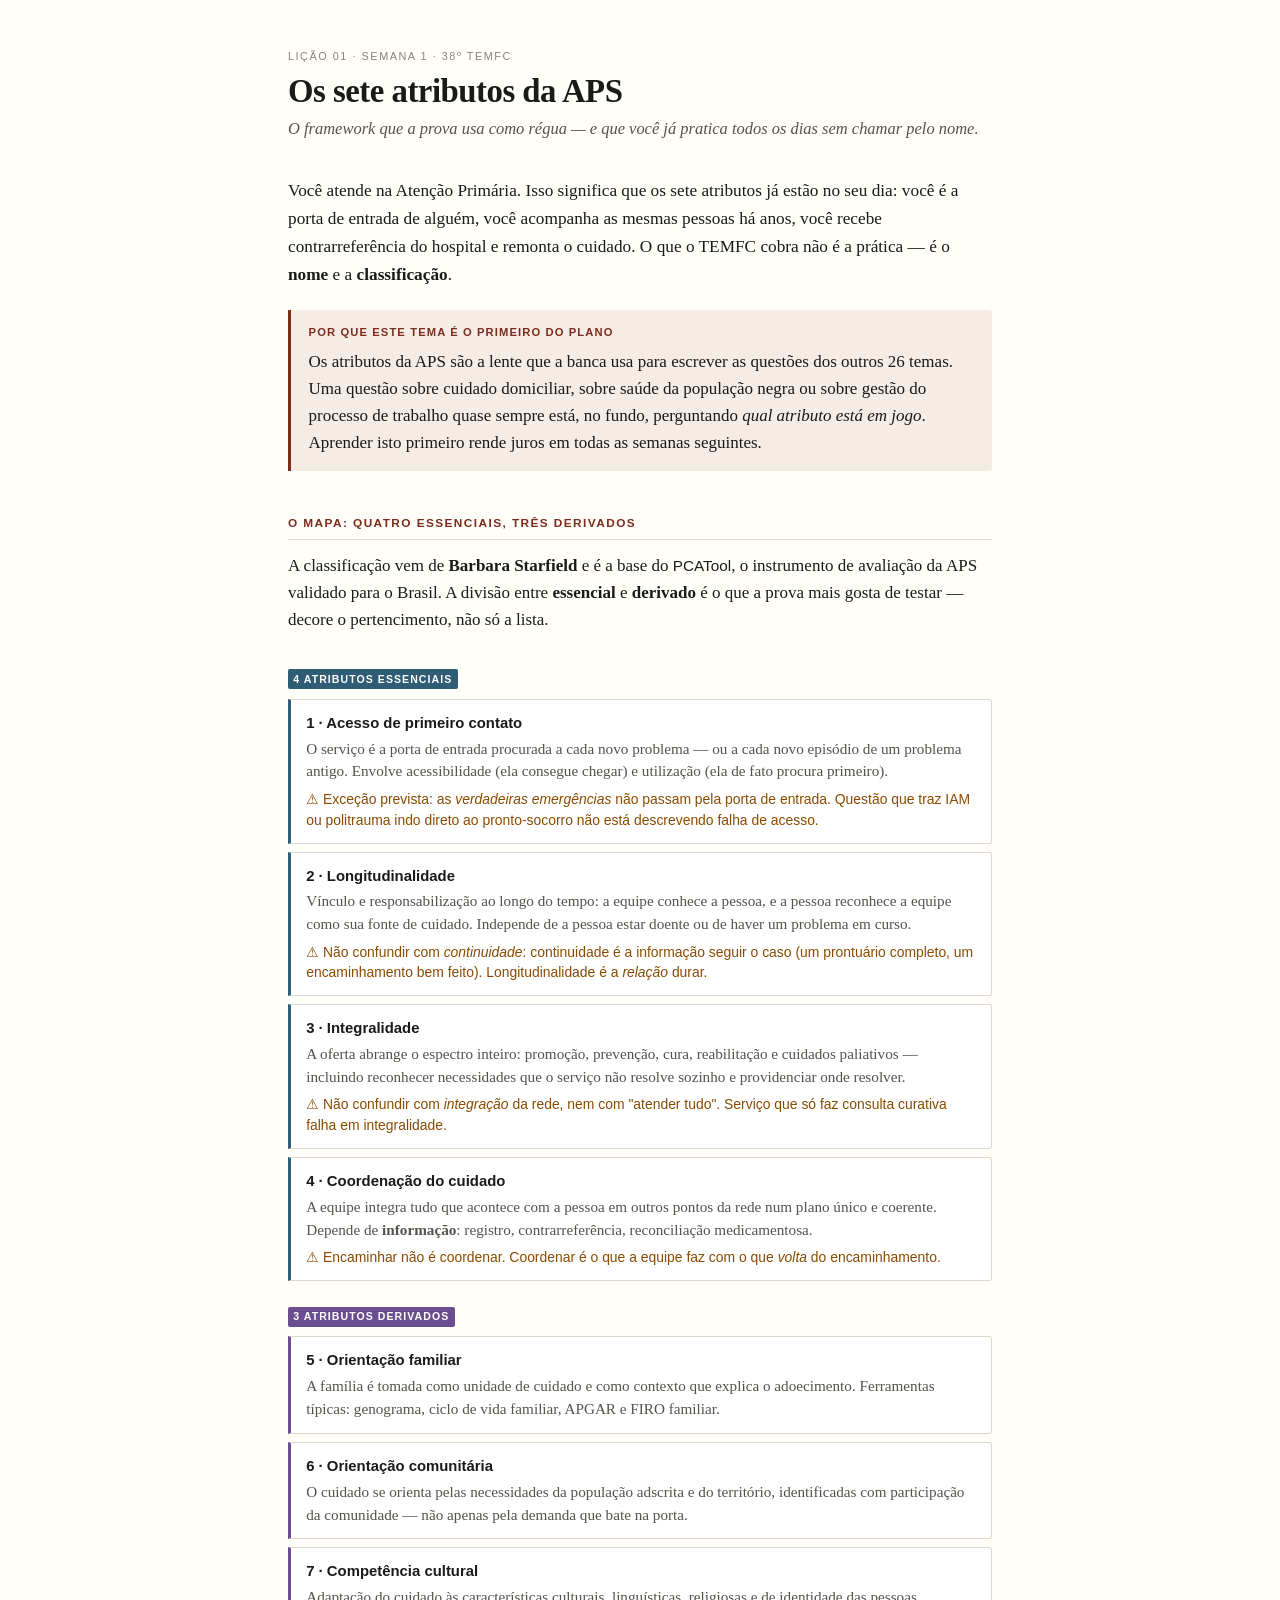
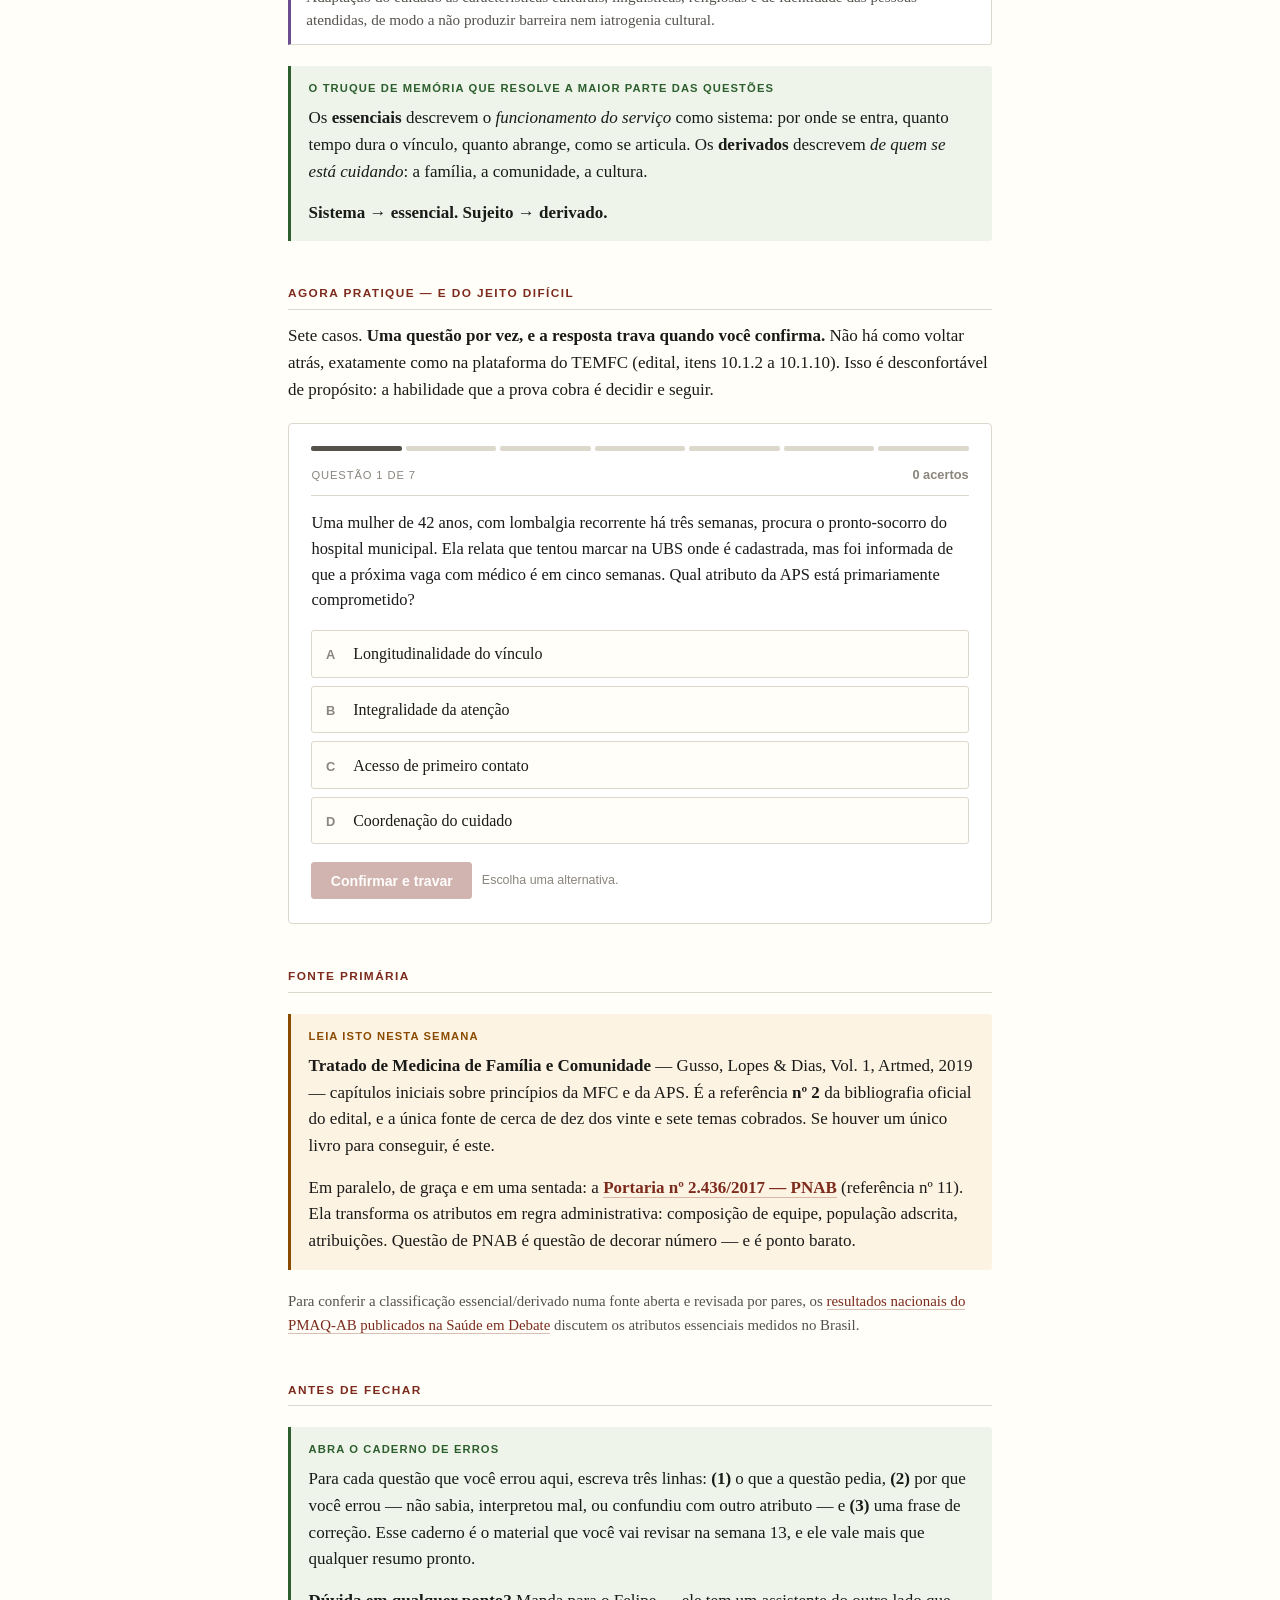
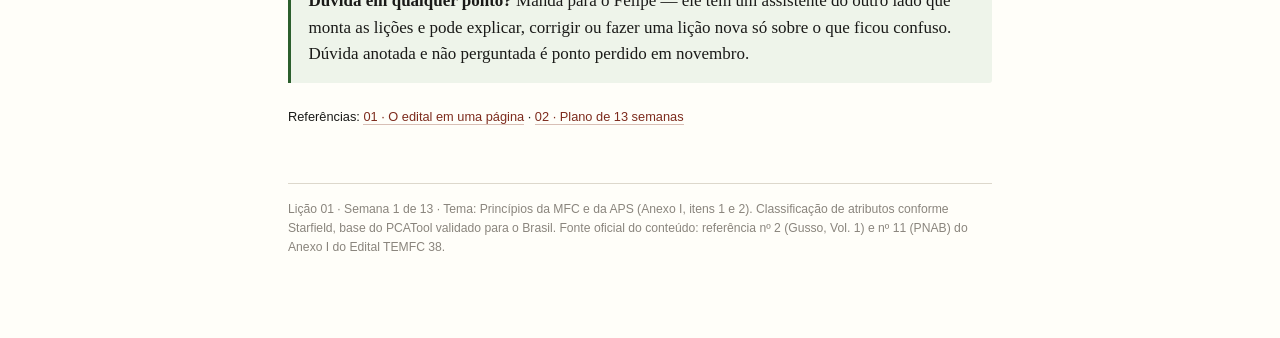
<file: temfc/lessons/0001-atributos-da-aps.html>
<!doctype html>
<html lang="pt-BR">
<head>
<meta charset="utf-8">
<meta name="robots" content="noindex, nofollow">
<meta name="viewport" content="width=device-width, initial-scale=1">
<title>Lição 01 — Os sete atributos da APS</title>
<style>
  :root{
    --ink:#1a1a18; --ink-soft:#55524c; --ink-faint:#8a857d;
    --bg:#fffef9; --card:#ffffff; --rule:#ddd8cc;
    --accent:#7d2b1d; --accent-soft:#f6ece6;
    --ok:#2c5f2d; --ok-bg:#eef4ea; --ok-rule:#a8c9a0;
    --no:#9b2226; --no-bg:#fbeceb; --no-rule:#dda9a6;
    --warn:#8a4b00; --warn-bg:#fdf3e3;
    --ess:#2f5d75; --der:#6b4e8f;
    --serif:"Iowan Old Style","Palatino Linotype",Palatino,"Book Antiqua",Georgia,serif;
    --sans:-apple-system,BlinkMacSystemFont,"Segoe UI",Helvetica,Arial,sans-serif;
  }
  *{box-sizing:border-box}
  body{margin:0;padding:3rem 1.25rem 5rem;background:var(--bg);color:var(--ink);
    font-family:var(--serif);font-size:17px;line-height:1.58;-webkit-font-smoothing:antialiased}
  .wrap{max-width:44rem;margin:0 auto}
  .eyebrow{font-family:var(--sans);font-size:.68rem;letter-spacing:.14em;text-transform:uppercase;
    color:var(--ink-faint);margin:0 0 .5rem}
  h1{font-size:2.05rem;line-height:1.14;margin:0 0 .35rem;font-weight:600;letter-spacing:-.015em}
  .sub{color:var(--ink-soft);font-style:italic;margin:0 0 2.2rem;font-size:1.03rem}
  h2{font-family:var(--sans);font-size:.74rem;letter-spacing:.12em;text-transform:uppercase;
    color:var(--accent);font-weight:650;margin:2.7rem 0 .85rem;padding-bottom:.35rem;
    border-bottom:1px solid var(--rule)}
  p{margin:0 0 .9rem}
  ul,ol{margin:0 0 .9rem;padding-left:1.35rem}
  li{margin-bottom:.45rem}
  strong{font-weight:650}
  a{color:var(--accent);text-decoration:none;border-bottom:1px solid rgba(125,43,29,.3)}
  a:hover{border-bottom-color:var(--accent)}
  .lede{font-size:1.08rem;line-height:1.62}

  /* attribute cards */
  .attrs{margin:1.1rem 0 .4rem}
  .grp{font-family:var(--sans);font-size:.66rem;letter-spacing:.1em;text-transform:uppercase;
    font-weight:700;color:#fff;padding:.16em .5em;border-radius:2px;display:inline-block;margin:1.1rem 0 .6rem}
  .grp.e{background:var(--ess)} .grp.d{background:var(--der)}
  .attr{border:1px solid var(--rule);border-left:3px solid var(--ess);background:var(--card);
    border-radius:0 3px 3px 0;padding:.75rem .95rem;margin-bottom:.5rem}
  .attr.d{border-left-color:var(--der)}
  .attr b{display:block;font-family:var(--sans);font-size:.93rem;font-weight:650;margin-bottom:.15rem}
  .attr span{display:block;font-size:.95rem;color:var(--ink-soft);line-height:1.5}
  .attr .trap{display:block;margin-top:.35rem;font-size:.87rem;color:var(--warn);font-family:var(--sans)}

  .callout{border-left:3px solid var(--warn);background:var(--warn-bg);padding:.9rem 1.1rem;
    margin:1.3rem 0;border-radius:0 3px 3px 0}
  .callout.good{border-left-color:var(--ok);background:var(--ok-bg)}
  .callout.grave{border-left-color:var(--accent);background:var(--accent-soft)}
  .callout h3{font-family:var(--sans);font-size:.7rem;letter-spacing:.1em;text-transform:uppercase;
    margin:0 0 .45rem;color:var(--warn);font-weight:650}
  .callout.good h3{color:var(--ok)} .callout.grave h3{color:var(--accent)}
  .callout p:last-child,.callout ul:last-child{margin-bottom:0}

  /* quiz */
  #quiz{border:1px solid var(--rule);border-radius:4px;background:var(--card);
    padding:1.4rem 1.4rem 1.5rem;margin:1.2rem 0}
  .qmeta{display:flex;justify-content:space-between;align-items:baseline;font-family:var(--sans);
    font-size:.7rem;letter-spacing:.08em;text-transform:uppercase;color:var(--ink-faint);
    margin-bottom:.9rem;padding-bottom:.6rem;border-bottom:1px solid var(--rule)}
  .qmeta .sc{font-variant-numeric:tabular-nums;font-weight:700;letter-spacing:0;text-transform:none;font-size:.8rem}
  .stem{font-size:1.03rem;margin:0 0 1.1rem;line-height:1.55}
  .opts{list-style:none;margin:0 0 1.1rem;padding:0}
  .opts li{margin:0 0 .5rem}
  .opts button{width:100%;text-align:left;font-family:var(--serif);font-size:1rem;line-height:1.45;
    background:var(--bg);color:var(--ink);border:1px solid var(--rule);border-radius:3px;
    padding:.7rem .85rem;cursor:pointer;display:flex;gap:.7rem;align-items:baseline;
    transition:border-color .12s,background .12s}
  .opts button:hover:not(:disabled){border-color:var(--ink-soft)}
  .opts button .k{font-family:var(--sans);font-weight:700;font-size:.8rem;color:var(--ink-faint);flex:0 0 1rem}
  .opts button[aria-pressed="true"]{border-color:var(--ink);border-width:1.5px;background:#fff}
  .opts button:disabled{cursor:default;opacity:1}
  .opts button.right{border-color:var(--ok-rule);background:var(--ok-bg)}
  .opts button.right .k{color:var(--ok)}
  .opts button.wrong{border-color:var(--no-rule);background:var(--no-bg)}
  .opts button.wrong .k{color:var(--no)}
  .opts button.dim{opacity:.5}
  .fb{border-left:3px solid var(--ok);background:var(--ok-bg);padding:.85rem 1rem;
    border-radius:0 3px 3px 0;margin:0 0 1.1rem;font-size:.97rem;line-height:1.55}
  .fb.no{border-left-color:var(--no);background:var(--no-bg)}
  .fb b{font-family:var(--sans);font-size:.72rem;letter-spacing:.09em;text-transform:uppercase;
    display:block;margin-bottom:.35rem;color:var(--ok)}
  .fb.no b{color:var(--no)}
  .fb .src{display:block;margin-top:.5rem;font-family:var(--sans);font-size:.78rem;color:var(--ink-faint)}
  .act{display:flex;gap:.6rem;flex-wrap:wrap;align-items:center}
  .act button{font-family:var(--sans);font-size:.88rem;font-weight:600;padding:.6rem 1.15rem;
    border-radius:3px;border:1px solid var(--accent);background:var(--accent);color:#fffef9;cursor:pointer}
  .act button:disabled{opacity:.35;cursor:not-allowed}
  .act .hint{font-family:var(--sans);font-size:.78rem;color:var(--ink-faint)}
  .prog{display:flex;gap:.25rem;margin-bottom:.9rem}
  .prog i{flex:1;height:.28rem;border-radius:2px;background:var(--rule)}
  .prog i.done{background:var(--ok)} .prog i.miss{background:var(--no)} .prog i.now{background:var(--ink-soft)}
  #done{display:none}
  .bigscore{font-family:var(--sans);font-size:2.4rem;font-weight:700;letter-spacing:-.02em;
    font-variant-numeric:tabular-nums;margin:.2rem 0 .1rem}
  .misslist{font-size:.96rem;margin:.9rem 0 0;padding-left:1.3rem}
  .noprint-note{font-family:var(--sans);font-size:.8rem;color:var(--ink-faint);margin-top:.6rem}

  footer{margin-top:3.5rem;padding-top:1rem;border-top:1px solid var(--rule);
    font-family:var(--sans);font-size:.76rem;color:var(--ink-faint)}
  .nav{font-family:var(--sans);font-size:.8rem;margin-top:1.5rem}
  @media print{
    body{padding:0;font-size:10.5pt;background:#fff}.wrap{max-width:none}
    #quiz,.nav{display:none}a{border-bottom:0;color:var(--ink)}
    .attr,.callout{break-inside:avoid}
  }
  @media (prefers-color-scheme:dark){
    :root:not([data-theme="light"]){
      --ink:#eae6dd;--ink-soft:#b0aaa0;--ink-faint:#8b857b;--bg:#171614;--card:#1e1d1a;--rule:#3a3730;
      --accent:#e5947f;--accent-soft:#2c1c18;--ok:#8fbe86;--ok-bg:#1b241a;--ok-rule:#3f5c3a;
      --no:#e08b86;--no-bg:#2a1919;--no-rule:#5e3230;--warn:#e0a75c;--warn-bg:#2a2115;
      --ess:#7fb0c9;--der:#b299d6;
    }
    :root:not([data-theme="light"]) .grp{color:#171614}
    :root:not([data-theme="light"]) .opts button[aria-pressed="true"]{background:#26241f}
    :root:not([data-theme="light"]) .act button{color:#171614}
  }
</style>
</head>
<body>
<div class="wrap">

  <p class="eyebrow">Lição 01 · Semana 1 · 38º TEMFC</p>
  <h1>Os sete atributos da APS</h1>
  <p class="sub">O framework que a prova usa como régua — e que você já pratica todos os dias sem chamar pelo nome.</p>

  <p class="lede">Você atende na Atenção Primária. Isso significa que os sete atributos já estão no seu dia: você é a porta de entrada de alguém, você acompanha as mesmas pessoas há anos, você recebe contrarreferência do hospital e remonta o cuidado. O que o TEMFC cobra não é a prática — é o <strong>nome</strong> e a <strong>classificação</strong>.</p>

  <div class="callout grave">
    <h3>Por que este tema é o primeiro do plano</h3>
    <p>Os atributos da APS são a lente que a banca usa para escrever as questões dos outros 26 temas. Uma questão sobre cuidado domiciliar, sobre saúde da população negra ou sobre gestão do processo de trabalho quase sempre está, no fundo, perguntando <em>qual atributo está em jogo</em>. Aprender isto primeiro rende juros em todas as semanas seguintes.</p>
  </div>

  <h2>O mapa: quatro essenciais, três derivados</h2>
  <p>A classificação vem de <strong>Barbara Starfield</strong> e é a base do <span style="font-family:var(--sans);font-size:.9em">PCATool</span>, o instrumento de avaliação da APS validado para o Brasil. A divisão entre <strong>essencial</strong> e <strong>derivado</strong> é o que a prova mais gosta de testar — decore o pertencimento, não só a lista.</p>

  <div class="attrs">
    <span class="grp e">4 atributos essenciais</span>
    <div class="attr">
      <b>1 · Acesso de primeiro contato</b>
      <span>O serviço é a porta de entrada procurada a cada novo problema — ou a cada novo episódio de um problema antigo. Envolve acessibilidade (ela consegue chegar) e utilização (ela de fato procura primeiro).</span>
      <span class="trap">⚠ Exceção prevista: as <em>verdadeiras emergências</em> não passam pela porta de entrada. Questão que traz IAM ou politrauma indo direto ao pronto-socorro não está descrevendo falha de acesso.</span>
    </div>
    <div class="attr">
      <b>2 · Longitudinalidade</b>
      <span>Vínculo e responsabilização ao longo do tempo: a equipe conhece a pessoa, e a pessoa reconhece a equipe como sua fonte de cuidado. Independe de a pessoa estar doente ou de haver um problema em curso.</span>
      <span class="trap">⚠ Não confundir com <em>continuidade</em>: continuidade é a informação seguir o caso (um prontuário completo, um encaminhamento bem feito). Longitudinalidade é a <em>relação</em> durar.</span>
    </div>
    <div class="attr">
      <b>3 · Integralidade</b>
      <span>A oferta abrange o espectro inteiro: promoção, prevenção, cura, reabilitação e cuidados paliativos — incluindo reconhecer necessidades que o serviço não resolve sozinho e providenciar onde resolver.</span>
      <span class="trap">⚠ Não confundir com <em>integração</em> da rede, nem com "atender tudo". Serviço que só faz consulta curativa falha em integralidade.</span>
    </div>
    <div class="attr">
      <b>4 · Coordenação do cuidado</b>
      <span>A equipe integra tudo que acontece com a pessoa em outros pontos da rede num plano único e coerente. Depende de <strong>informação</strong>: registro, contrarreferência, reconciliação medicamentosa.</span>
      <span class="trap">⚠ Encaminhar não é coordenar. Coordenar é o que a equipe faz com o que <em>volta</em> do encaminhamento.</span>
    </div>

    <span class="grp d">3 atributos derivados</span>
    <div class="attr d">
      <b>5 · Orientação familiar</b>
      <span>A família é tomada como unidade de cuidado e como contexto que explica o adoecimento. Ferramentas típicas: genograma, ciclo de vida familiar, APGAR e FIRO familiar.</span>
    </div>
    <div class="attr d">
      <b>6 · Orientação comunitária</b>
      <span>O cuidado se orienta pelas necessidades da população adscrita e do território, identificadas com participação da comunidade — não apenas pela demanda que bate na porta.</span>
    </div>
    <div class="attr d">
      <b>7 · Competência cultural</b>
      <span>Adaptação do cuidado às características culturais, linguísticas, religiosas e de identidade das pessoas atendidas, de modo a não produzir barreira nem iatrogenia cultural.</span>
    </div>
  </div>

  <div class="callout good">
    <h3>O truque de memória que resolve a maior parte das questões</h3>
    <p>Os <strong>essenciais</strong> descrevem o <em>funcionamento do serviço</em> como sistema: por onde se entra, quanto tempo dura o vínculo, quanto abrange, como se articula. Os <strong>derivados</strong> descrevem <em>de quem se está cuidando</em>: a família, a comunidade, a cultura.</p>
    <p style="margin-top:.5rem"><strong>Sistema → essencial. Sujeito → derivado.</strong></p>
  </div>

  <h2>Agora pratique — e do jeito difícil</h2>
  <p>Sete casos. <strong>Uma questão por vez, e a resposta trava quando você confirma.</strong> Não há como voltar atrás, exatamente como na plataforma do TEMFC (edital, itens 10.1.2 a 10.1.10). Isso é desconfortável de propósito: a habilidade que a prova cobra é decidir e seguir.</p>

  <div id="quiz">
    <div class="prog" id="prog" aria-hidden="true"></div>
    <div class="qmeta"><span id="qn">Questão 1 de 7</span><span class="sc" id="sc">0 acertos</span></div>
    <p class="stem" id="stem"></p>
    <ul class="opts" id="opts"></ul>
    <div class="fb" id="fb" style="display:none"></div>
    <div class="act">
      <button id="confirm" disabled>Confirmar e travar</button>
      <button id="next" style="display:none">Próxima questão →</button>
      <span class="hint" id="hint">Escolha uma alternativa.</span>
    </div>
  </div>

  <div id="done">
    <h2>Resultado</h2>
    <p class="bigscore" id="final"></p>
    <p id="verdict"></p>
    <div id="missblock"></div>
  </div>

  <h2>Fonte primária</h2>
  <div class="callout">
    <h3>Leia isto nesta semana</h3>
    <p><strong>Tratado de Medicina de Família e Comunidade</strong> — Gusso, Lopes &amp; Dias, Vol. 1, Artmed, 2019 — capítulos iniciais sobre princípios da MFC e da APS. É a referência <strong>nº 2</strong> da bibliografia oficial do edital, e a única fonte de cerca de dez dos vinte e sete temas cobrados. Se houver um único livro para conseguir, é este.</p>
    <p style="margin-top:.5rem">Em paralelo, de graça e em uma sentada: a <a href="https://bvsms.saude.gov.br/bvs/saudelegis/gm/2017/prt2436_22_09_2017.html"><strong>Portaria nº 2.436/2017 — PNAB</strong></a> (referência nº 11). Ela transforma os atributos em regra administrativa: composição de equipe, população adscrita, atribuições. Questão de PNAB é questão de decorar número — e é ponto barato.</p>
  </div>
  <p style="font-size:.93rem;color:var(--ink-soft)">Para conferir a classificação essencial/derivado numa fonte aberta e revisada por pares, os <a href="https://scielosp.org/article/sdeb/2018.v42nspe1/52-66/">resultados nacionais do PMAQ-AB publicados na Saúde em Debate</a> discutem os atributos essenciais medidos no Brasil.</p>

  <h2>Antes de fechar</h2>
  <div class="callout good">
    <h3>Abra o caderno de erros</h3>
    <p>Para cada questão que você errou aqui, escreva três linhas: <strong>(1)</strong> o que a questão pedia, <strong>(2)</strong> por que você errou — não sabia, interpretou mal, ou confundiu com outro atributo — e <strong>(3)</strong> uma frase de correção. Esse caderno é o material que você vai revisar na semana 13, e ele vale mais que qualquer resumo pronto.</p>
    <p style="margin-top:.5rem"><strong>Dúvida em qualquer ponto?</strong> Manda para o Felipe — ele tem um assistente do outro lado que monta as lições e pode explicar, corrigir ou fazer uma lição nova só sobre o que ficou confuso. Dúvida anotada e não perguntada é ponto perdido em novembro.</p>
  </div>

  <p class="nav">Referências: <a href="../reference/01-edital-em-uma-pagina.html">01 · O edital em uma página</a> · <a href="../reference/02-plano-13-semanas.html">02 · Plano de 13 semanas</a></p>

  <footer>
    Lição 01 · Semana 1 de 13 · Tema: Princípios da MFC e da APS (Anexo I, itens 1 e 2).
    Classificação de atributos conforme Starfield, base do PCATool validado para o Brasil.
    Fonte oficial do conteúdo: referência nº 2 (Gusso, Vol. 1) e nº 11 (PNAB) do Anexo I do Edital TEMFC 38.
  </footer>
</div>

<script>
(function(){
  "use strict";

    var Q = [
    {
      stem: "Uma mulher de 42 anos, com lombalgia recorrente há três semanas, procura o pronto-socorro do hospital municipal. Ela relata que tentou marcar na UBS onde é cadastrada, mas foi informada de que a próxima vaga com médico é em cinco semanas. Qual atributo da APS está primariamente comprometido?",
      opts: [
        "Longitudinalidade do vínculo",
        "Integralidade da atenção",
        "Acesso de primeiro contato",
        "Coordenação do cuidado"
      ],
      ans: 2,
      why: [
        "O vínculo com a equipe não foi descrito como rompido: ela é cadastrada e tentou usar a UBS. O problema não foi a relação ao longo do tempo, foi não conseguir entrar.",
        "Integralidade é sobre a amplitude da oferta (promoção, prevenção, cura, reabilitação). Nada na descrição indica oferta estreita; indica oferta inacessível.",
        "A lombalgia recorrente não é emergência verdadeira, então deveria ter a UBS como porta de entrada. A espera de cinco semanas é uma barreira de acessibilidade que empurra a pessoa para outro ponto da rede — falha clássica de acesso de primeiro contato.",
        "Coordenação diz respeito a integrar o que acontece nos outros pontos da rede. Aqui o problema aconteceu antes disso — ela não conseguiu nem iniciar o cuidado na APS."
      ],
      src: "Anexo I, ref. 2 — Gusso, princípios da APS · atenção à exceção das emergências verdadeiras"
    },
    {
      stem: "Um homem de 60 anos é acompanhado pela mesma equipe de Saúde da Família há onze anos. A médica conhece sua história, sua esposa e seu trabalho; ele a procura para qualquer questão de saúde, inclusive as que não são doença. Ele muda de casa, permanece no mesmo território e segue com a equipe. Qual atributo esta situação melhor ilustra?",
      opts: [
        "Longitudinalidade",
        "Continuidade informacional",
        "Coordenação do cuidado",
        "Acesso de primeiro contato"
      ],
      ans: 0,
      why: [
        "É a definição exata: vínculo e responsabilização que duram no tempo, com reconhecimento mútuo entre pessoa e equipe, independente de haver doença em curso.",
        "Continuidade é a informação acompanhar o caso — prontuário completo, contrarreferência que chega. É um meio, e não o atributo que a cena descreve: aqui o que impressiona é a relação durar onze anos.",
        "Coordenação exigiria outros pontos da rede envolvidos e a equipe integrando esses fluxos. A cena não menciona rede nem encaminhamento algum.",
        "Ele de fato usa a equipe como porta de entrada, mas o elemento central da cena é a duração do vínculo, não o momento da entrada."
      ],
      src: "Anexo I, ref. 2 — Gusso · distinção longitudinalidade × continuidade"
    },
    {
      stem: "Uma senhora de 78 anos internou por insuficiência cardíaca descompensada e teve alta com três medicamentos novos e dois suspensos. A equipe da UBS recebe o resumo de alta, reconcilia a lista de medicamentos, identifica uma duplicidade e agenda visita domiciliar em 48 horas. Qual atributo está sendo exercido?",
      opts: [
        "Integralidade da atenção",
        "Orientação familiar do cuidado",
        "Longitudinalidade do vínculo",
        "Coordenação do cuidado"
      ],
      ans: 3,
      why: [
        "Integralidade seria o caso se o foco fosse a amplitude da oferta. Aqui a oferta não está em questão; o que está em jogo é articular o que veio do hospital.",
        "Nada na cena descreve a família como unidade de cuidado ou como contexto do adoecimento. A visita domiciliar não torna a ação automaticamente familiar.",
        "O vínculo pode existir, mas o que a cena descreve é uma ação pontual de articulação com a rede, não a duração da relação.",
        "Coordenação é exatamente isto: integrar num plano único e coerente o que aconteceu em outro ponto da rede, e o insumo dessa integração é informação — o resumo de alta, a reconciliação medicamentosa."
      ],
      src: "Anexo I, ref. 2 — Gusso · encaminhar não é coordenar"
    },
    {
      stem: "Numa UBS, a agenda é integralmente ocupada por consultas para queixas agudas. Não há ações de promoção, o grupo de tabagismo foi encerrado, não se faz busca ativa de faltosos e a reabilitação de sequelados de AVC não é ofertada nem articulada. Qual atributo está primariamente comprometido?",
      opts: [
        "Acesso de primeiro contato",
        "Integralidade da atenção",
        "Coordenação do cuidado",
        "Orientação comunitária"
      ],
      ans: 1,
      why: [
        "O acesso está funcionando: as pessoas entram e são atendidas para queixas agudas. O problema é o que se oferece depois de entrar, não a entrada.",
        "Integralidade é a amplitude do espectro ofertado — promoção, prevenção, cura, reabilitação, paliação — incluindo providenciar onde se resolve o que a unidade não resolve. Um serviço só curativo falha aqui por definição.",
        "Não há descrição de falha em articular outros pontos da rede. A falha é anterior: o próprio leque de ações da unidade é estreito.",
        "A orientação comunitária é uma vítima secundária plausível, mas o que a cena descreve de forma direta é o estreitamento do espectro de atenção."
      ],
      src: "Anexo I, ref. 2 — Gusso · ref. 11 PNAB, atribuições das equipes"
    },
    {
      stem: "Um adolescente de 15 anos com diabetes tipo 1 tem hemoglobina glicada persistentemente alta. A médica desenha um genograma, descobre que a mãe assumiu sozinha o cuidado após separação conflituosa e que o irmão mais velho ridiculariza as aplicações de insulina. Ela convida a família para uma consulta conjunta. Qual atributo está sendo exercido?",
      opts: [
        "Competência cultural",
        "Orientação comunitária",
        "Orientação familiar",
        "Integralidade da atenção"
      ],
      ans: 2,
      why: [
        "Competência cultural trata de adaptar o cuidado a características culturais, linguísticas, religiosas ou de identidade. Conflito familiar não é diferença cultural.",
        "Orientação comunitária olha para a população adscrita e o território. A cena é inteiramente intrafamiliar.",
        "A família está sendo usada tanto como contexto que explica o adoecimento quanto como unidade de intervenção — e o genograma é a ferramenta típica desse atributo derivado.",
        "Ampliar o olhar para além do biológico é coerente com integralidade, mas a cena descreve com precisão a família como unidade de cuidado — o atributo derivado específico."
      ],
      src: "Anexo I, ref. 13 — Asen et al., 10 Minutos para a Família · ref. 2 Gusso"
    },
    {
      stem: "Uma equipe atende uma comunidade quilombola. Percebendo que as orientações dietéticas padronizadas eram sistematicamente abandonadas, a equipe as reescreve a partir dos alimentos efetivamente produzidos e consumidos no território e passa a incorporar as lideranças locais nas atividades educativas. Qual atributo está sendo mais diretamente exercido?",
      opts: [
        "Longitudinalidade do vínculo",
        "Competência cultural",
        "Coordenação do cuidado",
        "Acesso de primeiro contato"
      ],
      ans: 1,
      why: [
        "A duração do vínculo não é o que a cena discute; o que muda é o conteúdo da orientação, não o tempo de acompanhamento.",
        "O cuidado está sendo adaptado às características culturais e alimentares da população para deixar de ser barreira — definição direta de competência cultural. A orientação comunitária também aparece, mas o gatilho da mudança foi a inadequação cultural.",
        "Não há outros pontos da rede sendo articulados na descrição.",
        "Ninguém está sendo descrito com dificuldade de entrar no serviço; a equipe já atende esta comunidade."
      ],
      src: "Anexo I, ref. 7 — PNSIPN · ref. 9 — Saúde Indígena, Mendes et al."
    },
    {
      stem: "Qual das alternativas contém exclusivamente atributos DERIVADOS da Atenção Primária à Saúde?",
      opts: [
        "Longitudinalidade, orientação familiar e competência cultural",
        "Integralidade, coordenação do cuidado e orientação familiar",
        "Acesso de primeiro contato, integralidade e longitudinalidade",
        "Orientação familiar, orientação comunitária e competência cultural"
      ],
      ans: 3,
      why: [
        "Longitudinalidade é um dos quatro essenciais. Uma alternativa com um essencial infiltrado já está errada.",
        "Integralidade e coordenação são ambos essenciais. Só a orientação familiar é derivada aqui.",
        "Os três são essenciais — esta alternativa é a lista dos essenciais menos a coordenação.",
        "São exatamente os três derivados. Regra de memória: os derivados descrevem de quem se cuida — família, comunidade, cultura."
      ],
      src: "Anexo I, ref. 2 — Gusso · classificação de Starfield, base do PCATool"
    }
  ];

  var i = 0, score = 0, sel = null, locked = false;
  var missed = [];

  var elProg = document.getElementById('prog');
  var elQn = document.getElementById('qn');
  var elSc = document.getElementById('sc');
  var elStem = document.getElementById('stem');
  var elOpts = document.getElementById('opts');
  var elFb = document.getElementById('fb');
  var elConfirm = document.getElementById('confirm');
  var elNext = document.getElementById('next');
  var elHint = document.getElementById('hint');
  var elQuiz = document.getElementById('quiz');
  var elDone = document.getElementById('done');

  for (var p = 0; p < Q.length; p++) elProg.appendChild(document.createElement('i'));

  function paintProg(){
    var kids = elProg.children;
    for (var k = 0; k < kids.length; k++){
      kids[k].className = k < i ? (missed.indexOf(k) === -1 ? 'done' : 'miss') : (k === i ? 'now' : '');
    }
  }

  function render(){
    var q = Q[i];
    sel = null; locked = false;
    elQn.textContent = 'Questão ' + (i + 1) + ' de ' + Q.length;
    elSc.textContent = score + (score === 1 ? ' acerto' : ' acertos');
    elStem.textContent = q.stem;
    elFb.style.display = 'none';
    elFb.className = 'fb';
    elConfirm.style.display = '';
    elConfirm.disabled = true;
    elNext.style.display = 'none';
    elHint.textContent = 'Escolha uma alternativa.';
    elHint.style.display = '';
    elOpts.innerHTML = '';
    paintProg();

    q.opts.forEach(function(text, idx){
      var li = document.createElement('li');
      var b = document.createElement('button');
      b.type = 'button';
      b.setAttribute('aria-pressed', 'false');
      var k = document.createElement('span');
      k.className = 'k';
      k.textContent = 'ABCD'.charAt(idx);
      var t = document.createElement('span');
      t.textContent = text;
      b.appendChild(k); b.appendChild(t);
      b.addEventListener('click', function(){
        if (locked) return;
        sel = idx;
        var all = elOpts.querySelectorAll('button');
        for (var a = 0; a < all.length; a++) all[a].setAttribute('aria-pressed', 'false');
        b.setAttribute('aria-pressed', 'true');
        elConfirm.disabled = false;
        elHint.textContent = 'Ao confirmar, a resposta trava — igual à prova.';
      });
      li.appendChild(b);
      elOpts.appendChild(li);
    });
  }

  elConfirm.addEventListener('click', function(){
    if (locked || sel === null) return;
    locked = true;
    var q = Q[i];
    var right = (sel === q.ans);
    if (right) score++; else missed.push(i);

    var all = elOpts.querySelectorAll('button');
    for (var a = 0; a < all.length; a++){
      all[a].disabled = true;
      if (a === q.ans) all[a].className = 'right';
      else if (a === sel) all[a].className = 'wrong';
      else all[a].className = 'dim';
    }

    elFb.className = right ? 'fb' : 'fb no';
    var head = right ? 'Correta' : 'Incorreta';
    var body = right
      ? q.why[q.ans]
      : '<strong>Por que sua escolha não serve:</strong> ' + q.why[sel] +
        '<br><br><strong>Por que a ' + 'ABCD'.charAt(q.ans) + ' é a correta:</strong> ' + q.why[q.ans];
    elFb.innerHTML = '<b>' + head + '</b>' + body +
      '<span class="src">Fonte: ' + q.src + '</span>';
    elFb.style.display = '';

    elSc.textContent = score + (score === 1 ? ' acerto' : ' acertos');
    elConfirm.style.display = 'none';
    elHint.style.display = 'none';
    elNext.style.display = '';
    elNext.textContent = (i === Q.length - 1) ? 'Ver resultado →' : 'Próxima questão →';
    paintProg();
  });

  elNext.addEventListener('click', function(){
    i++;
    if (i >= Q.length){ finish(); return; }
    render();
    elQuiz.scrollIntoView({block:'start', behavior:'smooth'});
  });

  function finish(){
    elQuiz.style.display = 'none';
    elDone.style.display = 'block';
    var pct = Math.round(score / Q.length * 100);
    document.getElementById('final').textContent = score + '/' + Q.length + ' · ' + pct + '%';

    var v = document.getElementById('verdict');
    if (score === Q.length){
      v.innerHTML = 'Sete de sete. A classificação essencial × derivado está firme — é o alicerce das próximas doze semanas. Na semana 2 o tema é o <strong>Método Clínico Centrado na Pessoa</strong>, que se apoia diretamente nisto.';
    } else if (score >= 5){
      v.innerHTML = 'Base sólida, com arestas. O corte da prova é <strong>66,7%</strong> e a meta de trabalho do plano é <strong>78%</strong> — você está na faixa. Vale fechar as lacunas abaixo antes de seguir para a semana 2.';
    } else {
      v.innerHTML = 'Este é o tema-alicerce, então vale refazer. Reler os sete cartões acima e repetir o quiz amanhã — não hoje. O intervalo de um dia é parte do mecanismo: lembrar depois de esquecer um pouco é o que produz retenção.';
    }

    if (missed.length){
      var mb = document.getElementById('missblock');
      var h = '<p style="font-family:var(--sans);font-size:.8rem;letter-spacing:.08em;text-transform:uppercase;color:var(--ink-faint);margin:1.3rem 0 .3rem">Para o caderno de erros</p><ol class="misslist">';
      missed.forEach(function(m){
        h += '<li><strong>Questão ' + (m + 1) + '</strong> — resposta correta: ' +
             'ABCD'.charAt(Q[m].ans) + ') ' + Q[m].opts[Q[m].ans] +
             '<br><span style="color:var(--ink-soft);font-size:.93em">' + Q[m].src + '</span></li>';
      });
      h += '</ol><p class="noprint-note">Anote para cada uma: o que a questão pedia, por que errou, e a frase de correção.</p>';
      mb.innerHTML = h;
    }
    elDone.scrollIntoView({block:'start', behavior:'smooth'});
  }

  render();
})();
</script>
</body>
</html>
</file>
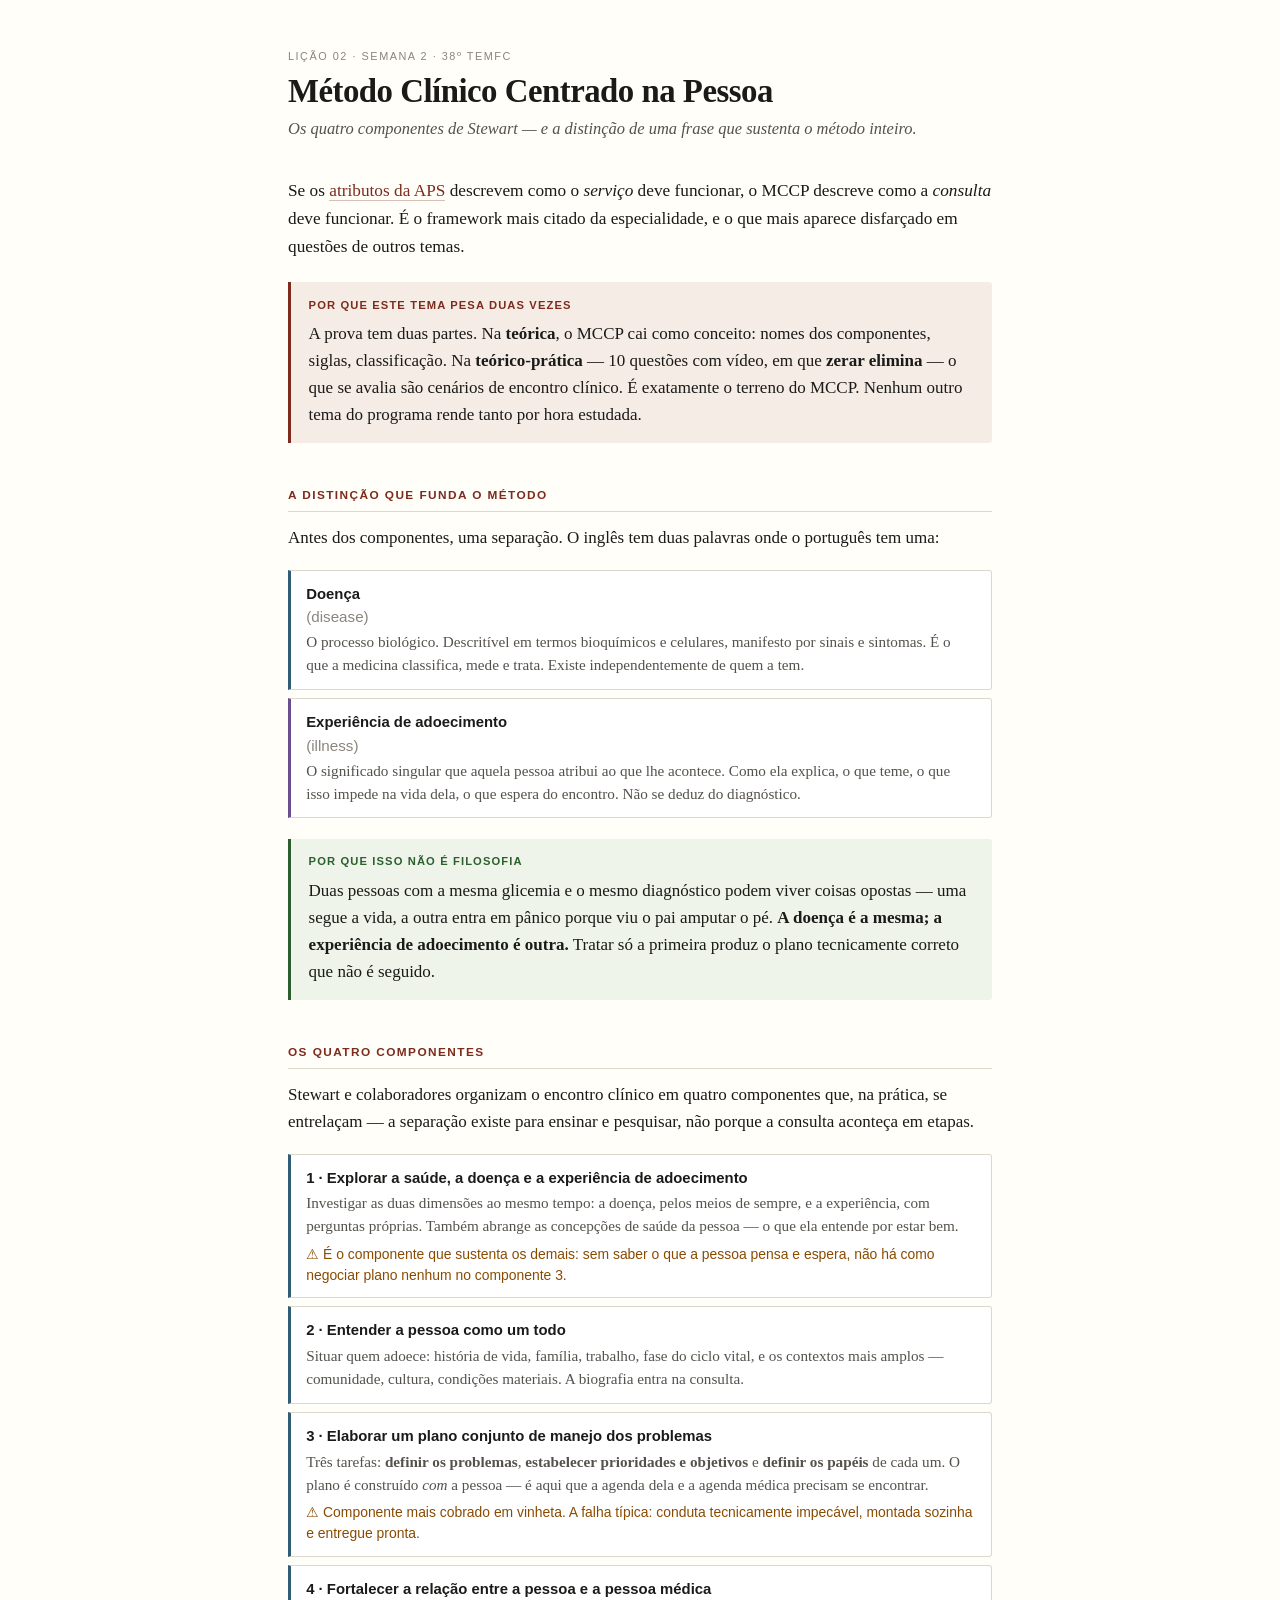
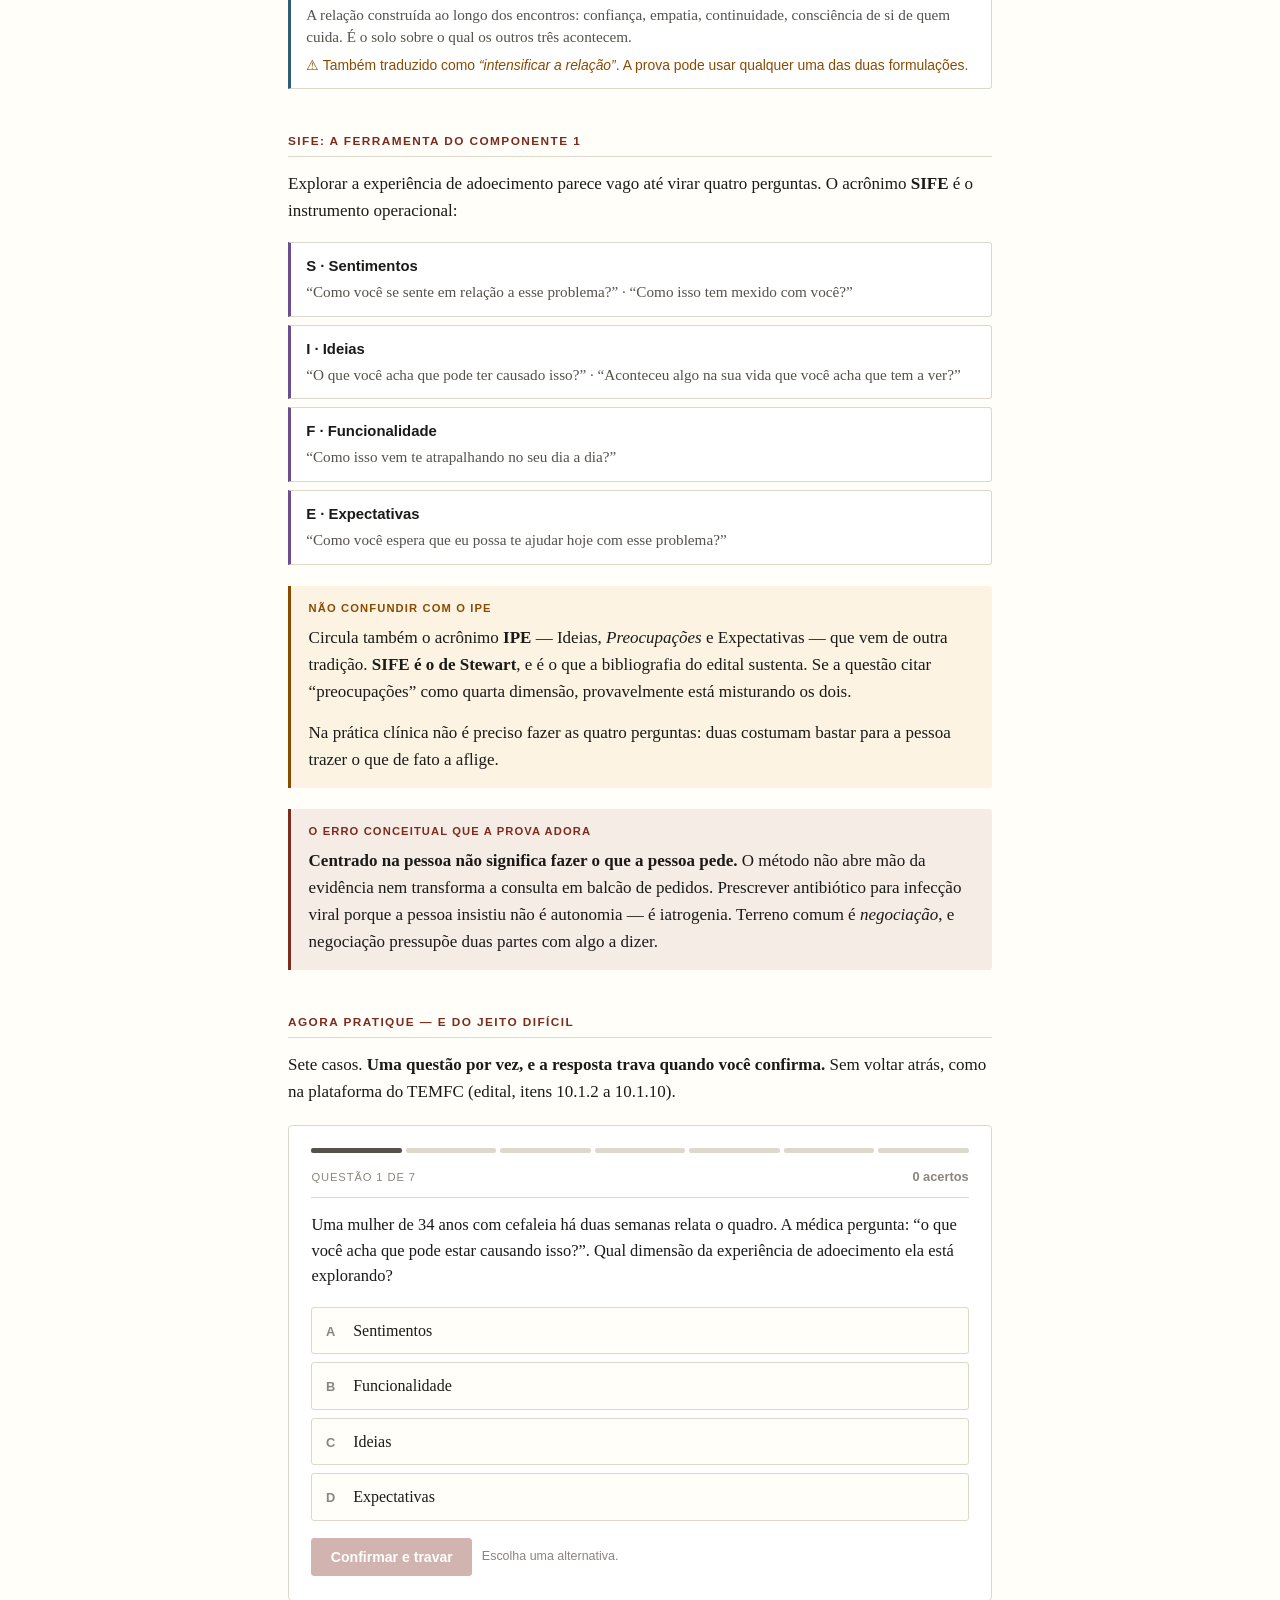
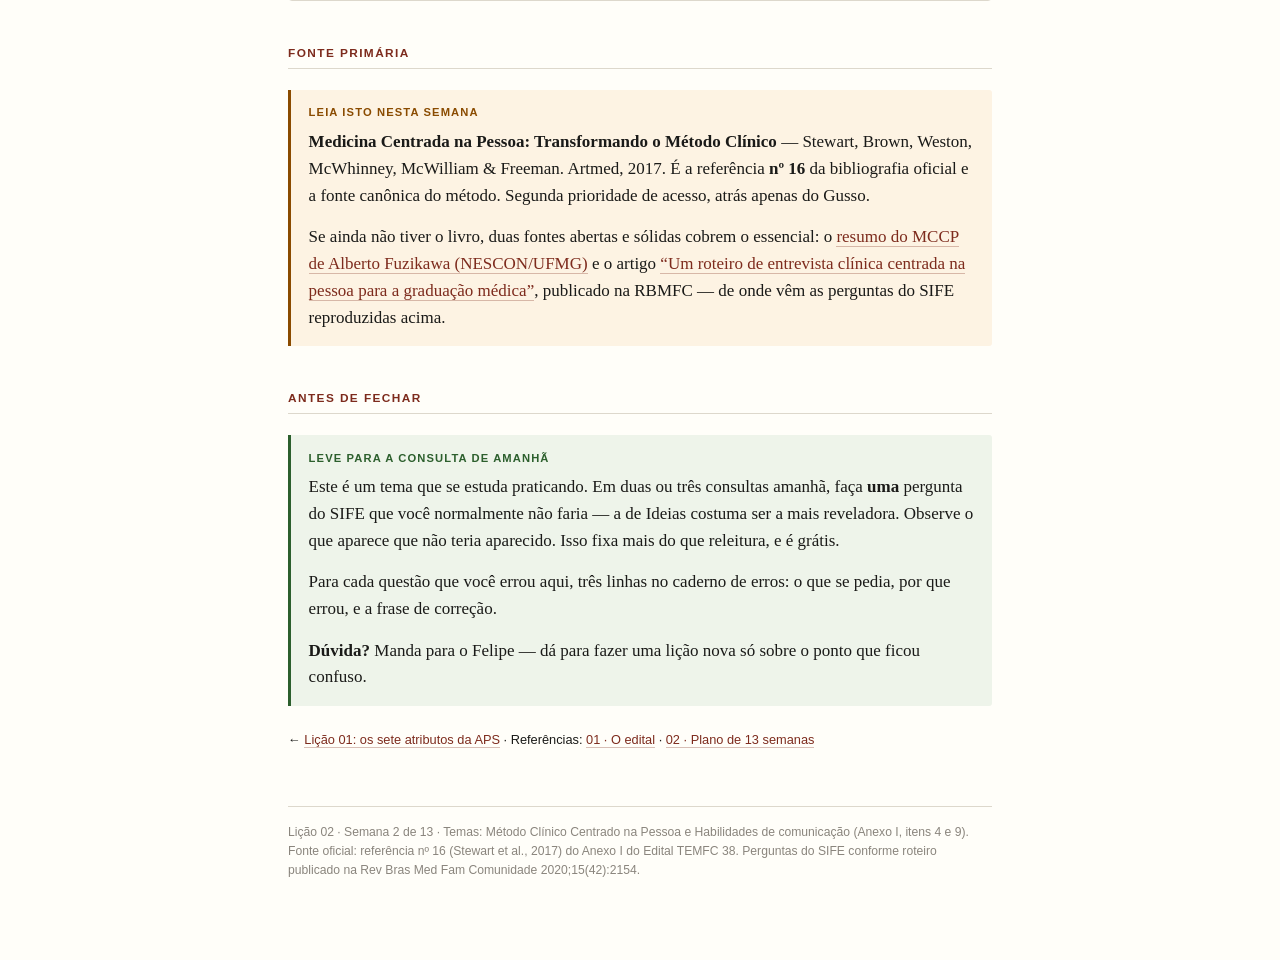
<file: temfc/lessons/0002-mccp-quatro-componentes.html>
<!doctype html>
<html lang="pt-BR">
<head>
<meta charset="utf-8">
<meta name="robots" content="noindex, nofollow">
<meta name="viewport" content="width=device-width, initial-scale=1">
<title>Lição 02 — Método Clínico Centrado na Pessoa</title>
<style>
  :root{
    --ink:#1a1a18; --ink-soft:#55524c; --ink-faint:#8a857d;
    --bg:#fffef9; --card:#ffffff; --rule:#ddd8cc;
    --accent:#7d2b1d; --accent-soft:#f6ece6;
    --ok:#2c5f2d; --ok-bg:#eef4ea; --ok-rule:#a8c9a0;
    --no:#9b2226; --no-bg:#fbeceb; --no-rule:#dda9a6;
    --warn:#8a4b00; --warn-bg:#fdf3e3;
    --ess:#2f5d75; --der:#6b4e8f;
    --serif:"Iowan Old Style","Palatino Linotype",Palatino,"Book Antiqua",Georgia,serif;
    --sans:-apple-system,BlinkMacSystemFont,"Segoe UI",Helvetica,Arial,sans-serif;
  }
  *{box-sizing:border-box}
  body{margin:0;padding:3rem 1.25rem 5rem;background:var(--bg);color:var(--ink);
    font-family:var(--serif);font-size:17px;line-height:1.58;-webkit-font-smoothing:antialiased}
  .wrap{max-width:44rem;margin:0 auto}
  .eyebrow{font-family:var(--sans);font-size:.68rem;letter-spacing:.14em;text-transform:uppercase;
    color:var(--ink-faint);margin:0 0 .5rem}
  h1{font-size:2.05rem;line-height:1.14;margin:0 0 .35rem;font-weight:600;letter-spacing:-.015em}
  .sub{color:var(--ink-soft);font-style:italic;margin:0 0 2.2rem;font-size:1.03rem}
  h2{font-family:var(--sans);font-size:.74rem;letter-spacing:.12em;text-transform:uppercase;
    color:var(--accent);font-weight:650;margin:2.7rem 0 .85rem;padding-bottom:.35rem;
    border-bottom:1px solid var(--rule)}
  p{margin:0 0 .9rem}
  ul,ol{margin:0 0 .9rem;padding-left:1.35rem}
  li{margin-bottom:.45rem}
  strong{font-weight:650}
  a{color:var(--accent);text-decoration:none;border-bottom:1px solid rgba(125,43,29,.3)}
  a:hover{border-bottom-color:var(--accent)}
  .lede{font-size:1.08rem;line-height:1.62}

  /* attribute cards */
  .attrs{margin:1.1rem 0 .4rem}
  .grp{font-family:var(--sans);font-size:.66rem;letter-spacing:.1em;text-transform:uppercase;
    font-weight:700;color:#fff;padding:.16em .5em;border-radius:2px;display:inline-block;margin:1.1rem 0 .6rem}
  .grp.e{background:var(--ess)} .grp.d{background:var(--der)}
  .attr{border:1px solid var(--rule);border-left:3px solid var(--ess);background:var(--card);
    border-radius:0 3px 3px 0;padding:.75rem .95rem;margin-bottom:.5rem}
  .attr.d{border-left-color:var(--der)}
  .attr b{display:block;font-family:var(--sans);font-size:.93rem;font-weight:650;margin-bottom:.15rem}
  .attr span{display:block;font-size:.95rem;color:var(--ink-soft);line-height:1.5}
  .attr .trap{display:block;margin-top:.35rem;font-size:.87rem;color:var(--warn);font-family:var(--sans)}

  .callout{border-left:3px solid var(--warn);background:var(--warn-bg);padding:.9rem 1.1rem;
    margin:1.3rem 0;border-radius:0 3px 3px 0}
  .callout.good{border-left-color:var(--ok);background:var(--ok-bg)}
  .callout.grave{border-left-color:var(--accent);background:var(--accent-soft)}
  .callout h3{font-family:var(--sans);font-size:.7rem;letter-spacing:.1em;text-transform:uppercase;
    margin:0 0 .45rem;color:var(--warn);font-weight:650}
  .callout.good h3{color:var(--ok)} .callout.grave h3{color:var(--accent)}
  .callout p:last-child,.callout ul:last-child{margin-bottom:0}

  /* quiz */
  #quiz{border:1px solid var(--rule);border-radius:4px;background:var(--card);
    padding:1.4rem 1.4rem 1.5rem;margin:1.2rem 0}
  .qmeta{display:flex;justify-content:space-between;align-items:baseline;font-family:var(--sans);
    font-size:.7rem;letter-spacing:.08em;text-transform:uppercase;color:var(--ink-faint);
    margin-bottom:.9rem;padding-bottom:.6rem;border-bottom:1px solid var(--rule)}
  .qmeta .sc{font-variant-numeric:tabular-nums;font-weight:700;letter-spacing:0;text-transform:none;font-size:.8rem}
  .stem{font-size:1.03rem;margin:0 0 1.1rem;line-height:1.55}
  .opts{list-style:none;margin:0 0 1.1rem;padding:0}
  .opts li{margin:0 0 .5rem}
  .opts button{width:100%;text-align:left;font-family:var(--serif);font-size:1rem;line-height:1.45;
    background:var(--bg);color:var(--ink);border:1px solid var(--rule);border-radius:3px;
    padding:.7rem .85rem;cursor:pointer;display:flex;gap:.7rem;align-items:baseline;
    transition:border-color .12s,background .12s}
  .opts button:hover:not(:disabled){border-color:var(--ink-soft)}
  .opts button .k{font-family:var(--sans);font-weight:700;font-size:.8rem;color:var(--ink-faint);flex:0 0 1rem}
  .opts button[aria-pressed="true"]{border-color:var(--ink);border-width:1.5px;background:#fff}
  .opts button:disabled{cursor:default;opacity:1}
  .opts button.right{border-color:var(--ok-rule);background:var(--ok-bg)}
  .opts button.right .k{color:var(--ok)}
  .opts button.wrong{border-color:var(--no-rule);background:var(--no-bg)}
  .opts button.wrong .k{color:var(--no)}
  .opts button.dim{opacity:.5}
  .fb{border-left:3px solid var(--ok);background:var(--ok-bg);padding:.85rem 1rem;
    border-radius:0 3px 3px 0;margin:0 0 1.1rem;font-size:.97rem;line-height:1.55}
  .fb.no{border-left-color:var(--no);background:var(--no-bg)}
  .fb b{font-family:var(--sans);font-size:.72rem;letter-spacing:.09em;text-transform:uppercase;
    display:block;margin-bottom:.35rem;color:var(--ok)}
  .fb.no b{color:var(--no)}
  .fb .src{display:block;margin-top:.5rem;font-family:var(--sans);font-size:.78rem;color:var(--ink-faint)}
  .act{display:flex;gap:.6rem;flex-wrap:wrap;align-items:center}
  .act button{font-family:var(--sans);font-size:.88rem;font-weight:600;padding:.6rem 1.15rem;
    border-radius:3px;border:1px solid var(--accent);background:var(--accent);color:#fffef9;cursor:pointer}
  .act button:disabled{opacity:.35;cursor:not-allowed}
  .act .hint{font-family:var(--sans);font-size:.78rem;color:var(--ink-faint)}
  .prog{display:flex;gap:.25rem;margin-bottom:.9rem}
  .prog i{flex:1;height:.28rem;border-radius:2px;background:var(--rule)}
  .prog i.done{background:var(--ok)} .prog i.miss{background:var(--no)} .prog i.now{background:var(--ink-soft)}
  #done{display:none}
  .bigscore{font-family:var(--sans);font-size:2.4rem;font-weight:700;letter-spacing:-.02em;
    font-variant-numeric:tabular-nums;margin:.2rem 0 .1rem}
  .misslist{font-size:.96rem;margin:.9rem 0 0;padding-left:1.3rem}
  .noprint-note{font-family:var(--sans);font-size:.8rem;color:var(--ink-faint);margin-top:.6rem}

  footer{margin-top:3.5rem;padding-top:1rem;border-top:1px solid var(--rule);
    font-family:var(--sans);font-size:.76rem;color:var(--ink-faint)}
  .nav{font-family:var(--sans);font-size:.8rem;margin-top:1.5rem}
  @media print{
    body{padding:0;font-size:10.5pt;background:#fff}.wrap{max-width:none}
    #quiz,.nav{display:none}a{border-bottom:0;color:var(--ink)}
    .attr,.callout{break-inside:avoid}
  }
  @media (prefers-color-scheme:dark){
    :root:not([data-theme="light"]){
      --ink:#eae6dd;--ink-soft:#b0aaa0;--ink-faint:#8b857b;--bg:#171614;--card:#1e1d1a;--rule:#3a3730;
      --accent:#e5947f;--accent-soft:#2c1c18;--ok:#8fbe86;--ok-bg:#1b241a;--ok-rule:#3f5c3a;
      --no:#e08b86;--no-bg:#2a1919;--no-rule:#5e3230;--warn:#e0a75c;--warn-bg:#2a2115;
      --ess:#7fb0c9;--der:#b299d6;
    }
    :root:not([data-theme="light"]) .grp{color:#171614}
    :root:not([data-theme="light"]) .opts button[aria-pressed="true"]{background:#26241f}
    :root:not([data-theme="light"]) .act button{color:#171614}
  }
</style></head>
<body>
<div class="wrap">

  <p class="eyebrow">Lição 02 · Semana 2 · 38º TEMFC</p>
  <h1>Método Clínico Centrado na Pessoa</h1>
  <p class="sub">Os quatro componentes de Stewart — e a distinção de uma frase que sustenta o método inteiro.</p>

  <p class="lede">Se os <a href="./0001-atributos-da-aps.html">atributos da APS</a> descrevem como o <em>serviço</em> deve funcionar, o MCCP descreve como a <em>consulta</em> deve funcionar. É o framework mais citado da especialidade, e o que mais aparece disfarçado em questões de outros temas.</p>

  <div class="callout grave">
    <h3>Por que este tema pesa duas vezes</h3>
    <p>A prova tem duas partes. Na <strong>teórica</strong>, o MCCP cai como conceito: nomes dos componentes, siglas, classificação. Na <strong>teórico-prática</strong> — 10 questões com vídeo, em que <strong>zerar elimina</strong> — o que se avalia são cenários de encontro clínico. É exatamente o terreno do MCCP. Nenhum outro tema do programa rende tanto por hora estudada.</p>
  </div>

  <h2>A distinção que funda o método</h2>
  <p>Antes dos componentes, uma separação. O inglês tem duas palavras onde o português tem uma:</p>

  <div class="attrs">
    <div class="attr">
      <b>Doença <span style="font-weight:400;color:var(--ink-faint)">(disease)</span></b>
      <span>O processo biológico. Descritível em termos bioquímicos e celulares, manifesto por sinais e sintomas. É o que a medicina classifica, mede e trata. Existe independentemente de quem a tem.</span>
    </div>
    <div class="attr d">
      <b>Experiência de adoecimento <span style="font-weight:400;color:var(--ink-faint)">(illness)</span></b>
      <span>O significado singular que aquela pessoa atribui ao que lhe acontece. Como ela explica, o que teme, o que isso impede na vida dela, o que espera do encontro. Não se deduz do diagnóstico.</span>
    </div>
  </div>

  <div class="callout good">
    <h3>Por que isso não é filosofia</h3>
    <p>Duas pessoas com a mesma glicemia e o mesmo diagnóstico podem viver coisas opostas — uma segue a vida, a outra entra em pânico porque viu o pai amputar o pé. <strong>A doença é a mesma; a experiência de adoecimento é outra.</strong> Tratar só a primeira produz o plano tecnicamente correto que não é seguido.</p>
  </div>

  <h2>Os quatro componentes</h2>
  <p>Stewart e colaboradores organizam o encontro clínico em quatro componentes que, na prática, se entrelaçam — a separação existe para ensinar e pesquisar, não porque a consulta aconteça em etapas.</p>

  <div class="attrs">
    <div class="attr">
      <b>1 · Explorar a saúde, a doença e a experiência de adoecimento</b>
      <span>Investigar as duas dimensões ao mesmo tempo: a doença, pelos meios de sempre, e a experiência, com perguntas próprias. Também abrange as concepções de saúde da pessoa — o que ela entende por estar bem.</span>
      <span class="trap">⚠ É o componente que sustenta os demais: sem saber o que a pessoa pensa e espera, não há como negociar plano nenhum no componente 3.</span>
    </div>
    <div class="attr">
      <b>2 · Entender a pessoa como um todo</b>
      <span>Situar quem adoece: história de vida, família, trabalho, fase do ciclo vital, e os contextos mais amplos — comunidade, cultura, condições materiais. A biografia entra na consulta.</span>
    </div>
    <div class="attr">
      <b>3 · Elaborar um plano conjunto de manejo dos problemas</b>
      <span>Três tarefas: <strong>definir os problemas</strong>, <strong>estabelecer prioridades e objetivos</strong> e <strong>definir os papéis</strong> de cada um. O plano é construído <em>com</em> a pessoa — é aqui que a agenda dela e a agenda médica precisam se encontrar.</span>
      <span class="trap">⚠ Componente mais cobrado em vinheta. A falha típica: conduta tecnicamente impecável, montada sozinha e entregue pronta.</span>
    </div>
    <div class="attr">
      <b>4 · Fortalecer a relação entre a pessoa e a pessoa médica</b>
      <span>A relação construída ao longo dos encontros: confiança, empatia, continuidade, consciência de si de quem cuida. É o solo sobre o qual os outros três acontecem.</span>
      <span class="trap">⚠ Também traduzido como <em>“intensificar a relação”</em>. A prova pode usar qualquer uma das duas formulações.</span>
    </div>
  </div>

  <h2>SIFE: a ferramenta do componente 1</h2>
  <p>Explorar a experiência de adoecimento parece vago até virar quatro perguntas. O acrônimo <strong>SIFE</strong> é o instrumento operacional:</p>

  <div class="attrs">
    <div class="attr d"><b>S · Sentimentos</b><span>“Como você se sente em relação a esse problema?” · “Como isso tem mexido com você?”</span></div>
    <div class="attr d"><b>I · Ideias</b><span>“O que você acha que pode ter causado isso?” · “Aconteceu algo na sua vida que você acha que tem a ver?”</span></div>
    <div class="attr d"><b>F · Funcionalidade</b><span>“Como isso vem te atrapalhando no seu dia a dia?”</span></div>
    <div class="attr d"><b>E · Expectativas</b><span>“Como você espera que eu possa te ajudar hoje com esse problema?”</span></div>
  </div>

  <div class="callout">
    <h3>Não confundir com o IPE</h3>
    <p>Circula também o acrônimo <strong>IPE</strong> — Ideias, <em>Preocupações</em> e Expectativas — que vem de outra tradição. <strong>SIFE é o de Stewart</strong>, e é o que a bibliografia do edital sustenta. Se a questão citar “preocupações” como quarta dimensão, provavelmente está misturando os dois.</p>
    <p style="margin-top:.5rem">Na prática clínica não é preciso fazer as quatro perguntas: duas costumam bastar para a pessoa trazer o que de fato a aflige.</p>
  </div>

  <div class="callout grave">
    <h3>O erro conceitual que a prova adora</h3>
    <p><strong>Centrado na pessoa não significa fazer o que a pessoa pede.</strong> O método não abre mão da evidência nem transforma a consulta em balcão de pedidos. Prescrever antibiótico para infecção viral porque a pessoa insistiu não é autonomia — é iatrogenia. Terreno comum é <em>negociação</em>, e negociação pressupõe duas partes com algo a dizer.</p>
  </div>

  <h2>Agora pratique — e do jeito difícil</h2>
  <p>Sete casos. <strong>Uma questão por vez, e a resposta trava quando você confirma.</strong> Sem voltar atrás, como na plataforma do TEMFC (edital, itens 10.1.2 a 10.1.10).</p>

  <div id="quiz">
    <div class="prog" id="prog" aria-hidden="true"></div>
    <div class="qmeta"><span id="qn">Questão 1 de 7</span><span class="sc" id="sc">0 acertos</span></div>
    <p class="stem" id="stem"></p>
    <ul class="opts" id="opts"></ul>
    <div class="fb" id="fb" style="display:none"></div>
    <div class="act">
      <button id="confirm" disabled>Confirmar e travar</button>
      <button id="next" style="display:none">Próxima questão →</button>
      <span class="hint" id="hint">Escolha uma alternativa.</span>
    </div>
  </div>

  <div id="done">
    <h2>Resultado</h2>
    <p class="bigscore" id="final"></p>
    <p id="verdict"></p>
    <div id="missblock"></div>
  </div>

  <h2>Fonte primária</h2>
  <div class="callout">
    <h3>Leia isto nesta semana</h3>
    <p><strong>Medicina Centrada na Pessoa: Transformando o Método Clínico</strong> — Stewart, Brown, Weston, McWhinney, McWilliam &amp; Freeman. Artmed, 2017. É a referência <strong>nº 16</strong> da bibliografia oficial e a fonte canônica do método. Segunda prioridade de acesso, atrás apenas do Gusso.</p>
    <p style="margin-top:.5rem">Se ainda não tiver o livro, duas fontes abertas e sólidas cobrem o essencial: o <a href="https://www.nescon.medicina.ufmg.br/biblioteca/imagem/3934.pdf">resumo do MCCP de Alberto Fuzikawa (NESCON/UFMG)</a> e o artigo <a href="https://rbmfc.org.br/rbmfc/article/view/2154">“Um roteiro de entrevista clínica centrada na pessoa para a graduação médica”</a>, publicado na RBMFC — de onde vêm as perguntas do SIFE reproduzidas acima.</p>
  </div>

  <h2>Antes de fechar</h2>
  <div class="callout good">
    <h3>Leve para a consulta de amanhã</h3>
    <p>Este é um tema que se estuda praticando. Em duas ou três consultas amanhã, faça <strong>uma</strong> pergunta do SIFE que você normalmente não faria — a de Ideias costuma ser a mais reveladora. Observe o que aparece que não teria aparecido. Isso fixa mais do que releitura, e é grátis.</p>
    <p style="margin-top:.5rem">Para cada questão que você errou aqui, três linhas no caderno de erros: o que se pedia, por que errou, e a frase de correção.</p>
    <p style="margin-top:.5rem"><strong>Dúvida?</strong> Manda para o Felipe — dá para fazer uma lição nova só sobre o ponto que ficou confuso.</p>
  </div>

  <p class="nav">← <a href="./0001-atributos-da-aps.html">Lição 01: os sete atributos da APS</a> · Referências: <a href="../reference/01-edital-em-uma-pagina.html">01 · O edital</a> · <a href="../reference/02-plano-13-semanas.html">02 · Plano de 13 semanas</a></p>

  <footer>
    Lição 02 · Semana 2 de 13 · Temas: Método Clínico Centrado na Pessoa e Habilidades de comunicação (Anexo I, itens 4 e 9).
    Fonte oficial: referência nº 16 (Stewart et al., 2017) do Anexo I do Edital TEMFC 38.
    Perguntas do SIFE conforme roteiro publicado na Rev Bras Med Fam Comunidade 2020;15(42):2154.
  </footer>
</div>
<script>
(function(){
  "use strict";

    var Q = [
    {
      stem: "Uma mulher de 34 anos com cefaleia há duas semanas relata o quadro. A médica pergunta: “o que você acha que pode estar causando isso?”. Qual dimensão da experiência de adoecimento ela está explorando?",
      opts: [
        "Sentimentos",
        "Funcionalidade",
        "Ideias",
        "Expectativas"
      ],
      ans: 2,
      why: [
        "Sentimentos seria acessado por perguntas como “como você se sente em relação a esse problema?” ou “como isso tem mexido com você?”. A pergunta feita busca explicação, não afeto.",
        "Funcionalidade seria acessada por “como isso vem te atrapalhando no seu dia a dia?”. A pergunta feita não investiga impacto sobre a rotina.",
        "“O que você acha que causou isso?” é a pergunta canônica das Ideias — a explicação que a própria pessoa constrói para o adoecimento. É o I do acrônimo SIFE.",
        "Expectativas seriam acessadas por “como você espera que eu possa te ajudar hoje?”. A pergunta feita olha para a causa, não para o que ela deseja da consulta."
      ],
      src: "Anexo I, ref. 16 — Stewart et al. · SIFE, primeiro componente do MCCP"
    },
    {
      stem: "Ainda na mesma consulta, a médica pergunta: “como essa dor vem atrapalhando o seu dia a dia?”. Qual dimensão da experiência de adoecimento essa pergunta acessa?",
      opts: [
        "Funcionalidade",
        "Ideias",
        "Expectativas",
        "Sentimentos"
      ],
      ans: 0,
      why: [
        "Funcionalidade é exatamente o impacto do adoecimento sobre as atividades e a rotina da pessoa — o F do acrônimo SIFE.",
        "Ideias diriam respeito à explicação que a pessoa dá para a causa do problema, o que não é objeto desta pergunta.",
        "Expectativas diriam respeito ao que ela espera obter do encontro clínico, e não ao prejuízo que já vem sofrendo.",
        "Sentimentos diriam respeito ao afeto mobilizado pelo problema, algo que esta pergunta não busca diretamente."
      ],
      src: "Anexo I, ref. 16 — Stewart et al. · SIFE, primeiro componente do MCCP"
    },
    {
      stem: "Dois homens recebem no mesmo dia o diagnóstico de diabetes tipo 2, com glicemias muito parecidas. Um segue a vida quase sem alteração; o outro entra em sofrimento intenso, porque viu o pai amputar o pé. Qual distinção do MCCP essa situação ilustra?",
      opts: [
        "Entre prevalência da condição e incidência da condição",
        "Entre a doença e a experiência de adoecimento",
        "Entre queixa principal e história da doença atual",
        "Entre atributo essencial e atributo derivado"
      ],
      ans: 1,
      why: [
        "Prevalência e incidência são medidas epidemiológicas de frequência. Nada na cena trata de frequência populacional.",
        "É a distinção fundadora do MCCP: a <em>doença</em> é o processo biológico, descritível em termos bioquímicos e celulares; a <em>experiência de adoecimento</em> é o significado singular que aquela pessoa atribui ao que lhe acontece. Mesma doença, experiências opostas.",
        "Queixa principal e história da doença atual são etapas da anamnese tradicional, centrada na agenda médica — justamente o modelo que o MCCP se propõe a superar.",
        "Essencial e derivado classificam os atributos da APS, e não os componentes do método clínico. São frameworks diferentes."
      ],
      src: "Anexo I, ref. 16 — Stewart et al. · primeiro componente"
    },
    {
      stem: "Qual das alternativas NÃO corresponde a um dos quatro componentes do Método Clínico Centrado na Pessoa?",
      opts: [
        "Elaborar um plano conjunto de manejo dos problemas",
        "Explorar a saúde, a doença e a experiência de adoecimento",
        "Realizar exame físico completo e segmentar por aparelhos",
        "Fortalecer a relação entre a pessoa e a pessoa médica"
      ],
      ans: 2,
      why: [
        "É o terceiro componente, tal como formulado por Stewart. Alternativa verdadeira, portanto não é a resposta.",
        "É o primeiro componente, e o que sustenta todos os demais. Alternativa verdadeira, portanto não é a resposta.",
        "O exame físico segmentado por aparelhos pertence ao modelo biomédico tradicional, estruturado pela agenda do médico. É prática clínica legítima, mas não é um componente do MCCP — que descreve como conduzir o encontro, e não que manobras semiológicas executar.",
        "É o quarto componente, também traduzido como “intensificar a relação”. Alternativa verdadeira, portanto não é a resposta."
      ],
      src: "Anexo I, ref. 16 — Stewart et al. · os quatro componentes"
    },
    {
      stem: "O terceiro componente do MCCP — elaborar um plano conjunto de manejo dos problemas — é descrito por três tarefas. Qual alternativa as reúne corretamente?",
      opts: [
        "Solicitar exames, interpretar resultados e prescrever o tratamento indicado",
        "Acolher a demanda, escutar a queixa e encaminhar ao serviço adequado",
        "Investigar sintomas, formular hipóteses e confirmar o diagnóstico provável",
        "Definir os problemas, estabelecer objetivos e definir os papéis de cada um"
      ],
      ans: 3,
      why: [
        "Descreve uma sequência diagnóstico-terapêutica conduzida unilateralmente pelo médico — exatamente o oposto da construção conjunta que o componente propõe.",
        "Acolher e encaminhar descreve um fluxo assistencial de rede, e não a negociação que caracteriza este componente.",
        "Investigar, formular hipóteses e confirmar diagnóstico descreve o raciocínio clínico diagnóstico, que é outro tema do conteúdo programático.",
        "São as três tarefas: definir e descrever o problema, estabelecer prioridades e objetivos do manejo, e identificar os papéis a serem assumidos por cada um. O plano é construído <em>com</em> a pessoa, não <em>para</em> ela."
      ],
      src: "Anexo I, ref. 16 — Stewart et al. · terceiro componente"
    },
    {
      stem: "Um homem de 58 anos procura a unidade preocupado com tontura. A médica identifica hipertensão não controlada, ajusta o anti-hipertensivo, orienta dieta e agenda retorno — tudo tecnicamente correto. Ele sai sem ter falado da tontura, que era o que o trouxe. Qual componente do MCCP foi negligenciado de forma mais evidente?",
      opts: [
        "O quarto, por não ter fortalecido a relação ao longo do tempo",
        "O segundo, por não ter considerado o contexto familiar dele",
        "O primeiro, por não ter explorado a experiência de adoecimento",
        "O terceiro, por não ter construído o plano conjuntamente com ele"
      ],
      ans: 3,
      why: [
        "A relação pode até ter sido afetada, mas o quarto componente trata do vínculo construído ao longo dos encontros, e não do desencontro de agendas em uma consulta específica.",
        "O contexto familiar pertence ao segundo componente, e nada na cena indica que ele seria determinante para o desfecho descrito.",
        "É uma resposta defensável e próxima, já que a agenda dele não foi ouvida. Mas a falha descrita se consuma no <em>plano</em>: a conduta foi montada sozinha e entregue pronta.",
        "O plano foi elaborado unilateralmente. Faltou definir prioridades <em>em conjunto</em> — a prioridade dele era a tontura, a da médica era a pressão, e nenhuma negociação ocorreu. É a falha central da cena."
      ],
      src: "Anexo I, ref. 16 — Stewart et al. · terceiro componente · agenda da pessoa × agenda médica"
    },
    {
      stem: "Uma mulher com quadro claro de infecção viral de vias aéreas superiores insiste em receber antibiótico, dizendo que “só melhora assim”. Qual conduta é mais coerente com o Método Clínico Centrado na Pessoa?",
      opts: [
        "Prescrever o antibiótico solicitado, pois respeitar a autonomia da pessoa é o princípio central do método",
        "Explorar as ideias e expectativas dela sobre o quadro e negociar um plano que ambas considerem aceitável",
        "Negar o pedido e explicar de forma objetiva que antibiótico não tem indicação em infecção viral",
        "Encaminhar ao especialista focal para que a conduta seja confirmada por uma segunda avaliação"
      ],
      ans: 1,
      why: [
        "Este é o erro mais comum sobre o MCCP: confundir centralidade na pessoa com atender a qualquer pedido. Prescrever antibiótico sem indicação é iatrogenia, e o método nunca sustentou abrir mão da evidência.",
        "É a aplicação correta: explorar o que a leva a acreditar nisso (Ideias) e o que ela espera do encontro (Expectativas) e, a partir daí, construir terreno comum. Frequentemente a expectativa real é alívio de sintomas, não o antibiótico em si.",
        "Negar sem explorar mantém o encontro centrado na agenda médica. A informação técnica está certa, mas entregue assim tende a não mudar a crença nem a satisfazer a pessoa.",
        "Encaminhar transfere um problema que se resolve na própria consulta e não enfrenta a divergência de expectativas, além de sobrecarregar a rede sem necessidade."
      ],
      src: "Anexo I, ref. 16 — Stewart et al. · primeiro e terceiro componentes"
    }
  ];

  var i = 0, score = 0, sel = null, locked = false;
  var missed = [];

  var elProg = document.getElementById('prog');
  var elQn = document.getElementById('qn');
  var elSc = document.getElementById('sc');
  var elStem = document.getElementById('stem');
  var elOpts = document.getElementById('opts');
  var elFb = document.getElementById('fb');
  var elConfirm = document.getElementById('confirm');
  var elNext = document.getElementById('next');
  var elHint = document.getElementById('hint');
  var elQuiz = document.getElementById('quiz');
  var elDone = document.getElementById('done');

  for (var p = 0; p < Q.length; p++) elProg.appendChild(document.createElement('i'));

  function paintProg(){
    var kids = elProg.children;
    for (var k = 0; k < kids.length; k++){
      kids[k].className = k < i ? (missed.indexOf(k) === -1 ? 'done' : 'miss') : (k === i ? 'now' : '');
    }
  }

  function render(){
    var q = Q[i];
    sel = null; locked = false;
    elQn.textContent = 'Questão ' + (i + 1) + ' de ' + Q.length;
    elSc.textContent = score + (score === 1 ? ' acerto' : ' acertos');
    elStem.textContent = q.stem;
    elFb.style.display = 'none';
    elFb.className = 'fb';
    elConfirm.style.display = '';
    elConfirm.disabled = true;
    elNext.style.display = 'none';
    elHint.textContent = 'Escolha uma alternativa.';
    elHint.style.display = '';
    elOpts.innerHTML = '';
    paintProg();

    q.opts.forEach(function(text, idx){
      var li = document.createElement('li');
      var b = document.createElement('button');
      b.type = 'button';
      b.setAttribute('aria-pressed', 'false');
      var k = document.createElement('span');
      k.className = 'k';
      k.textContent = 'ABCD'.charAt(idx);
      var t = document.createElement('span');
      t.textContent = text;
      b.appendChild(k); b.appendChild(t);
      b.addEventListener('click', function(){
        if (locked) return;
        sel = idx;
        var all = elOpts.querySelectorAll('button');
        for (var a = 0; a < all.length; a++) all[a].setAttribute('aria-pressed', 'false');
        b.setAttribute('aria-pressed', 'true');
        elConfirm.disabled = false;
        elHint.textContent = 'Ao confirmar, a resposta trava — igual à prova.';
      });
      li.appendChild(b);
      elOpts.appendChild(li);
    });
  }

  elConfirm.addEventListener('click', function(){
    if (locked || sel === null) return;
    locked = true;
    var q = Q[i];
    var right = (sel === q.ans);
    if (right) score++; else missed.push(i);

    var all = elOpts.querySelectorAll('button');
    for (var a = 0; a < all.length; a++){
      all[a].disabled = true;
      if (a === q.ans) all[a].className = 'right';
      else if (a === sel) all[a].className = 'wrong';
      else all[a].className = 'dim';
    }

    elFb.className = right ? 'fb' : 'fb no';
    var head = right ? 'Correta' : 'Incorreta';
    var body = right
      ? q.why[q.ans]
      : '<strong>Por que sua escolha não serve:</strong> ' + q.why[sel] +
        '<br><br><strong>Por que a ' + 'ABCD'.charAt(q.ans) + ' é a correta:</strong> ' + q.why[q.ans];
    elFb.innerHTML = '<b>' + head + '</b>' + body +
      '<span class="src">Fonte: ' + q.src + '</span>';
    elFb.style.display = '';

    elSc.textContent = score + (score === 1 ? ' acerto' : ' acertos');
    elConfirm.style.display = 'none';
    elHint.style.display = 'none';
    elNext.style.display = '';
    elNext.textContent = (i === Q.length - 1) ? 'Ver resultado →' : 'Próxima questão →';
    paintProg();
  });

  elNext.addEventListener('click', function(){
    i++;
    if (i >= Q.length){ finish(); return; }
    render();
    elQuiz.scrollIntoView({block:'start', behavior:'smooth'});
  });

  function finish(){
    elQuiz.style.display = 'none';
    elDone.style.display = 'block';
    var pct = Math.round(score / Q.length * 100);
    document.getElementById('final').textContent = score + '/' + Q.length + ' · ' + pct + '%';

    var v = document.getElementById('verdict');
    if (score === Q.length){
      v.innerHTML = 'Sete de sete. Os quatro componentes e o SIFE estão firmes — e isso vale duas vezes, porque sustenta também as 10 questões em vídeo. Na semana 3 o tema é a <strong>abordagem familiar</strong>, que se apoia no componente 2.';
    } else if (score >= 5){
      v.innerHTML = 'Boa base. O corte da prova é <strong>66,7%</strong> e a meta do plano é <strong>78%</strong> — você está na faixa. Feche as lacunas abaixo antes da semana 3, porque o MCCP volta em quase todo tema.';
    } else {
      v.innerHTML = 'Vale refazer. Releia os quatro cartões dos componentes e o bloco do SIFE, e repita o quiz <strong>amanhã</strong> — não hoje. O intervalo de um dia é parte do mecanismo: lembrar depois de esquecer um pouco é o que produz retenção.';
    }

    if (missed.length){
      var mb = document.getElementById('missblock');
      var h = '<p style="font-family:var(--sans);font-size:.8rem;letter-spacing:.08em;text-transform:uppercase;color:var(--ink-faint);margin:1.3rem 0 .3rem">Para o caderno de erros</p><ol class="misslist">';
      missed.forEach(function(m){
        h += '<li><strong>Questão ' + (m + 1) + '</strong> — resposta correta: ' +
             'ABCD'.charAt(Q[m].ans) + ') ' + Q[m].opts[Q[m].ans] +
             '<br><span style="color:var(--ink-soft);font-size:.93em">' + Q[m].src + '</span></li>';
      });
      h += '</ol><p class="noprint-note">Anote para cada uma: o que a questão pedia, por que errou, e a frase de correção.</p>';
      mb.innerHTML = h;
    }
    elDone.scrollIntoView({block:'start', behavior:'smooth'});
  }

  render();
})();
</script>
</body>
</html>
</file>
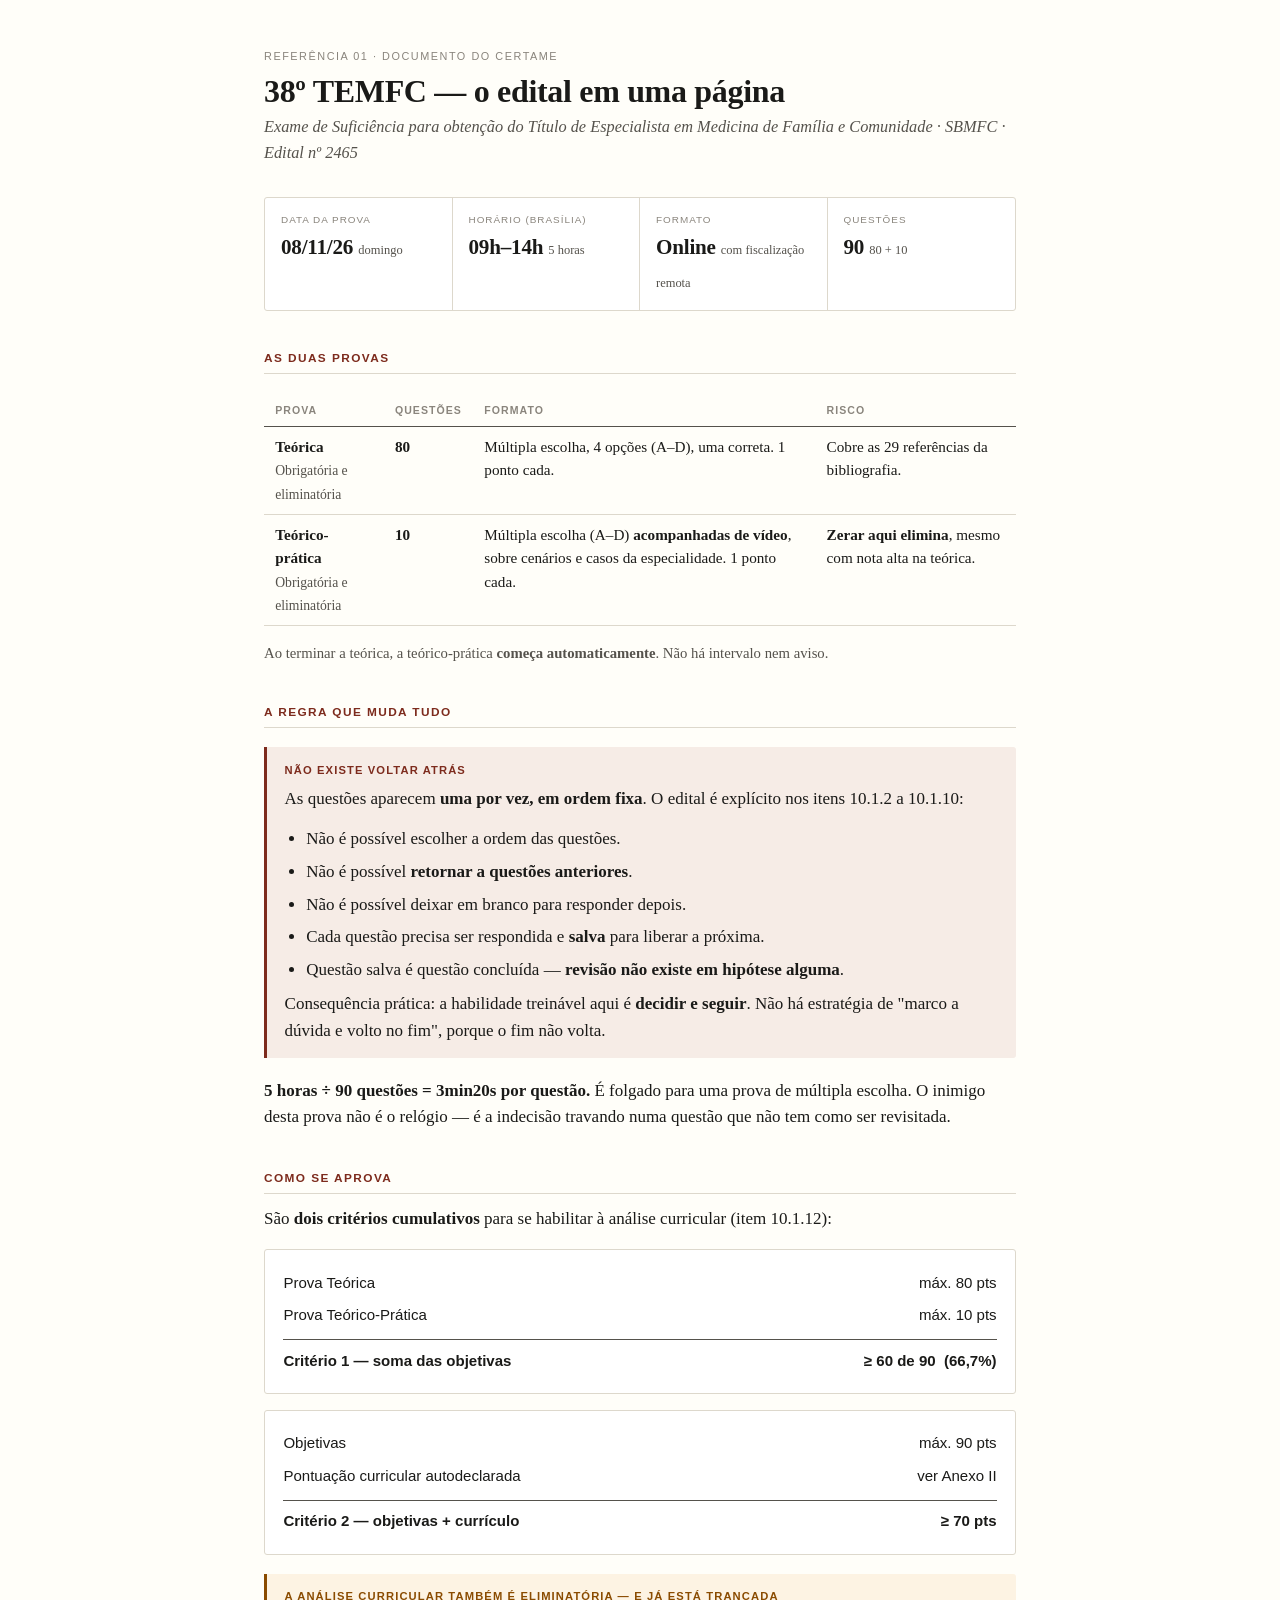
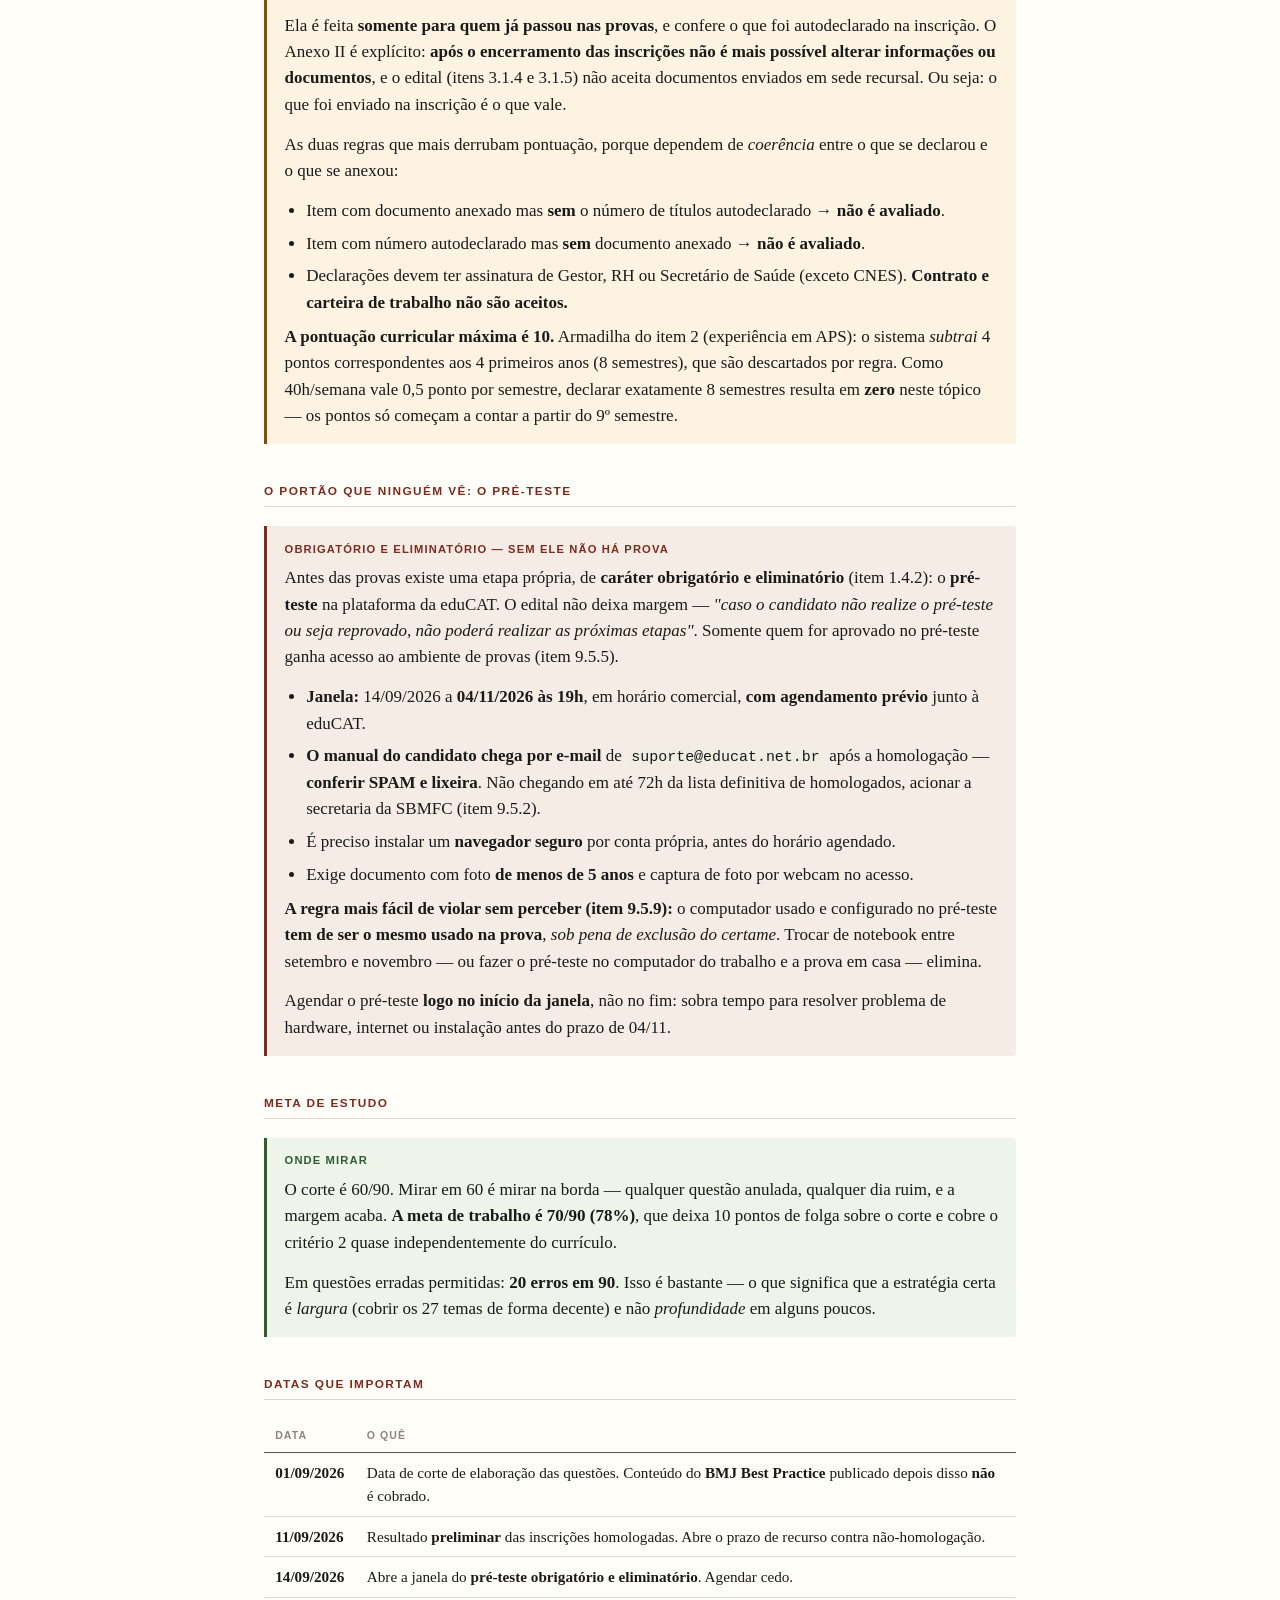
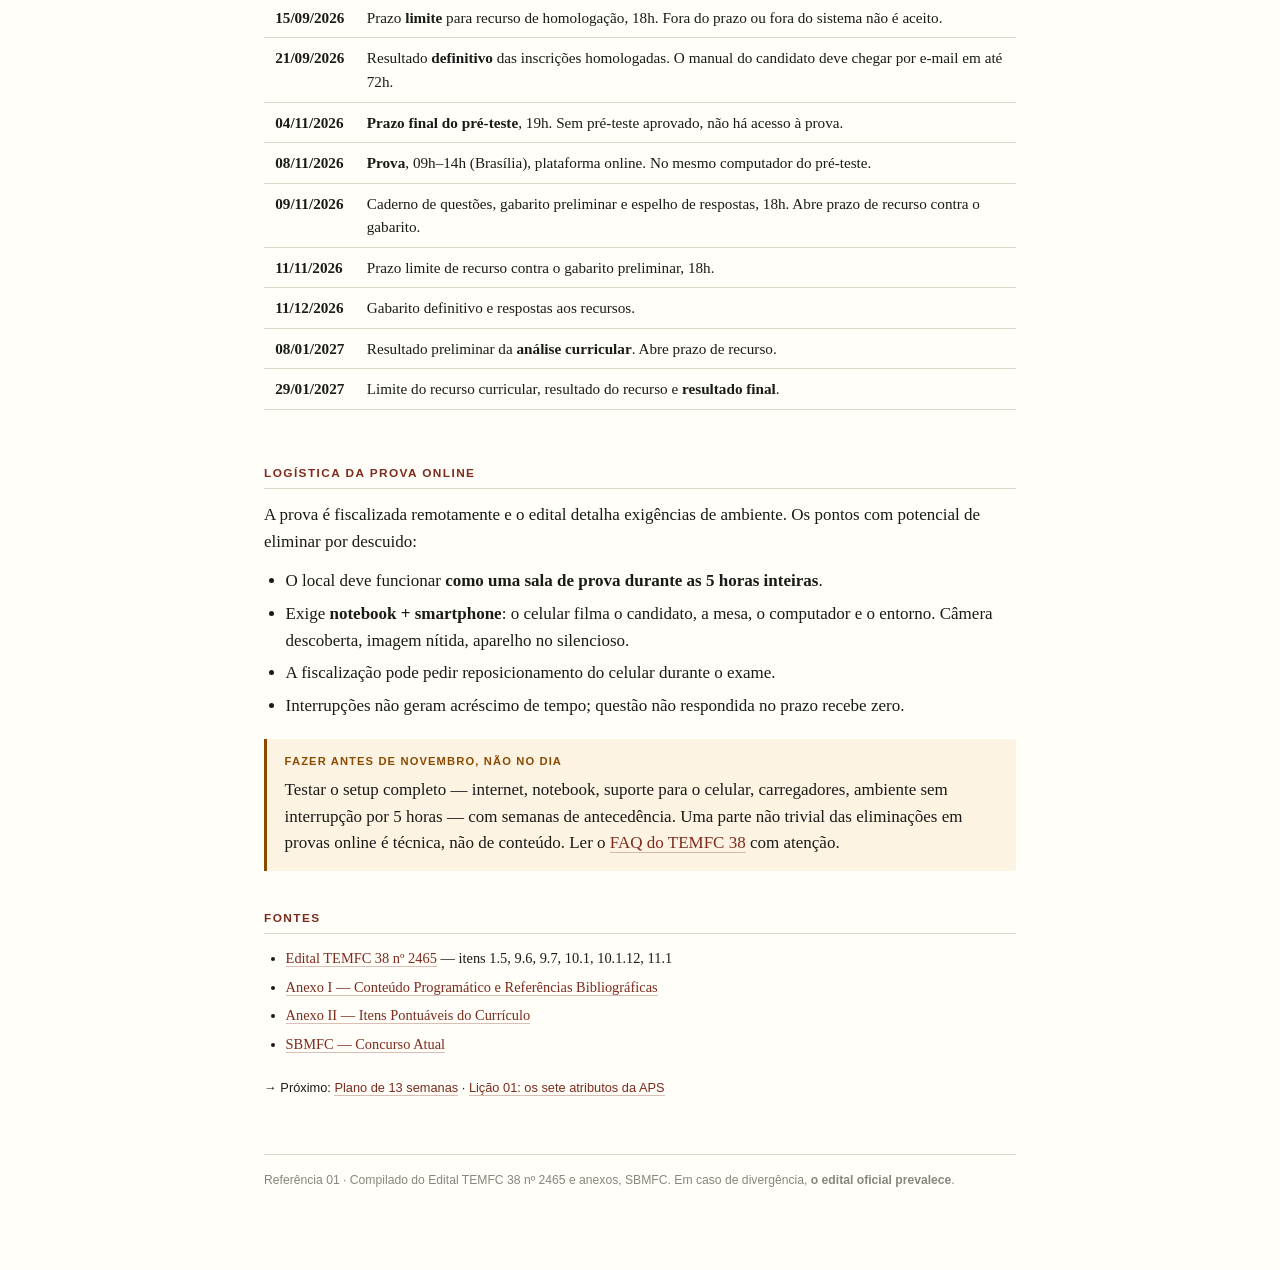
<file: temfc/reference/01-edital-em-uma-pagina.html>
<!doctype html>
<html lang="pt-BR">
<head>
<meta charset="utf-8">
<meta name="robots" content="noindex, nofollow">
<meta name="viewport" content="width=device-width, initial-scale=1">
<title>38º TEMFC — o edital em uma página</title>
<style>
  :root{
    --ink:#1a1a18; --ink-soft:#55524c; --ink-faint:#8a857d;
    --bg:#fffef9; --rule:#ddd8cc; --accent:#7d2b1d; --accent-soft:#f6ece6;
    --warn:#8a4b00; --warn-bg:#fdf3e3; --ok:#2c5f2d; --ok-bg:#eef4ea;
    --serif: "Iowan Old Style","Palatino Linotype",Palatino,"Book Antiqua",Georgia,serif;
    --sans: -apple-system,BlinkMacSystemFont,"Segoe UI",Helvetica,Arial,sans-serif;
  }
  *{box-sizing:border-box}
  body{
    margin:0; padding:3rem 1.25rem 5rem; background:var(--bg); color:var(--ink);
    font-family:var(--serif); font-size:17px; line-height:1.55;
    -webkit-font-smoothing:antialiased;
  }
  .wrap{max-width:47rem; margin:0 auto}
  .eyebrow{
    font-family:var(--sans); font-size:.68rem; letter-spacing:.14em; text-transform:uppercase;
    color:var(--ink-faint); margin:0 0 .5rem;
  }
  h1{font-size:2rem; line-height:1.15; margin:0 0 .3rem; font-weight:600; letter-spacing:-.01em}
  .sub{color:var(--ink-soft); font-style:italic; margin:0 0 2rem; font-size:1.02rem}
  h2{
    font-family:var(--sans); font-size:.74rem; letter-spacing:.12em; text-transform:uppercase;
    color:var(--accent); font-weight:650; margin:2.4rem 0 .8rem;
    padding-bottom:.35rem; border-bottom:1px solid var(--rule);
  }
  p{margin:0 0 .85rem}
  .lede{font-size:1.05rem}

  /* countdown block */
  .clock{
    display:flex; flex-wrap:wrap; gap:0; border:1px solid var(--rule); border-radius:3px;
    overflow:hidden; margin:0 0 .5rem; background:#fff;
  }
  .clock div{flex:1 1 8rem; padding:.85rem 1rem; border-right:1px solid var(--rule)}
  .clock div:last-child{border-right:0}
  .clock dt{
    font-family:var(--sans); font-size:.62rem; letter-spacing:.1em; text-transform:uppercase;
    color:var(--ink-faint); margin:0 0 .25rem;
  }
  .clock dd{margin:0; font-size:1.32rem; font-weight:600; letter-spacing:-.01em; font-variant-numeric:tabular-nums}
  .clock dd small{font-size:.78rem; font-weight:400; color:var(--ink-soft); letter-spacing:0}

  table{border-collapse:collapse; width:100%; margin:.4rem 0 1rem; font-size:.95rem}
  th,td{text-align:left; padding:.5rem .7rem; border-bottom:1px solid var(--rule); vertical-align:top}
  th{
    font-family:var(--sans); font-size:.66rem; letter-spacing:.1em; text-transform:uppercase;
    color:var(--ink-faint); font-weight:600; border-bottom:1.5px solid var(--ink-soft);
  }
  td.num{font-variant-numeric:tabular-nums; white-space:nowrap; font-weight:600}
  .scroll{overflow-x:auto}

  .callout{
    border-left:3px solid var(--warn); background:var(--warn-bg); padding:.9rem 1.1rem;
    margin:1.2rem 0; border-radius:0 3px 3px 0;
  }
  .callout.grave{border-left-color:var(--accent); background:var(--accent-soft)}
  .callout.good{border-left-color:var(--ok); background:var(--ok-bg)}
  .callout h3{
    font-family:var(--sans); font-size:.7rem; letter-spacing:.1em; text-transform:uppercase;
    margin:0 0 .45rem; color:var(--warn); font-weight:650;
  }
  .callout.grave h3{color:var(--accent)}
  .callout.good h3{color:var(--ok)}
  .callout p:last-child{margin-bottom:0}

  ul,ol{margin:0 0 .9rem; padding-left:1.35rem}
  li{margin-bottom:.4rem}
  strong{font-weight:650}
  code{font-family:ui-monospace,SFMono-Regular,Menlo,monospace; font-size:.88em; background:#f1ede3; padding:.08em .35em; border-radius:2px}
  a{color:var(--accent); text-decoration:none; border-bottom:1px solid rgba(125,43,29,.3)}
  a:hover{border-bottom-color:var(--accent)}

  .formula{
    font-family:var(--sans); background:#fff; border:1px solid var(--rule); border-radius:3px;
    padding:1rem 1.15rem; margin:1rem 0; font-size:.94rem;
  }
  .formula .row{display:flex; justify-content:space-between; gap:1rem; padding:.3rem 0}
  .formula .row.total{border-top:1.5px solid var(--ink-soft); margin-top:.45rem; padding-top:.55rem; font-weight:650}
  .formula .row span:last-child{font-variant-numeric:tabular-nums; white-space:nowrap}

  footer{margin-top:3.5rem; padding-top:1rem; border-top:1px solid var(--rule);
    font-family:var(--sans); font-size:.76rem; color:var(--ink-faint)}
  footer a{color:var(--ink-faint); border-bottom-color:rgba(0,0,0,.15)}
  .nav{font-family:var(--sans); font-size:.8rem; margin-top:1.4rem}

  @media print{
    body{padding:0; font-size:10.5pt; background:#fff}
    .wrap{max-width:none}
    h2{margin-top:1.1rem}
    .callout,.clock,.formula,table{break-inside:avoid}
    a{border-bottom:0; color:var(--ink)}
    footer,.nav{display:none}
  }
  @media (prefers-color-scheme:dark){
    :root:not([data-theme="light"]){
      --ink:#eae6dd; --ink-soft:#b0aaa0; --ink-faint:#8b857b;
      --bg:#171614; --rule:#3a3730; --accent:#e5947f; --accent-soft:#2c1c18;
      --warn:#e0a75c; --warn-bg:#2a2115; --ok:#8fbe86; --ok-bg:#1b241a;
    }
    :root:not([data-theme="light"]) .clock,
    :root:not([data-theme="light"]) .formula{background:#1e1d1a}
    :root:not([data-theme="light"]) code{background:#2a2823}
  }
</style>
</head>
<body>
<div class="wrap">

  <p class="eyebrow">Referência 01 · Documento do certame</p>
  <h1>38º TEMFC — o edital em uma página</h1>
  <p class="sub">Exame de Suficiência para obtenção do Título de Especialista em Medicina de Família e Comunidade · SBMFC · Edital nº 2465</p>

  <dl class="clock">
    <div><dt>Data da prova</dt><dd>08/11/26 <small>domingo</small></dd></div>
    <div><dt>Horário (Brasília)</dt><dd>09h–14h <small>5 horas</small></dd></div>
    <div><dt>Formato</dt><dd>Online <small>com fiscalização remota</small></dd></div>
    <div><dt>Questões</dt><dd>90 <small>80 + 10</small></dd></div>
  </dl>

  <h2>As duas provas</h2>
  <div class="scroll">
  <table>
    <thead>
      <tr><th>Prova</th><th class="num">Questões</th><th>Formato</th><th>Risco</th></tr>
    </thead>
    <tbody>
      <tr>
        <td><strong>Teórica</strong><br><span style="color:var(--ink-soft);font-size:.9em">Obrigatória e eliminatória</span></td>
        <td class="num">80</td>
        <td>Múltipla escolha, 4 opções (A–D), uma correta. 1 ponto cada.</td>
        <td>Cobre as 29 referências da bibliografia.</td>
      </tr>
      <tr>
        <td><strong>Teórico-prática</strong><br><span style="color:var(--ink-soft);font-size:.9em">Obrigatória e eliminatória</span></td>
        <td class="num">10</td>
        <td>Múltipla escolha (A–D) <strong>acompanhadas de vídeo</strong>, sobre cenários e casos da especialidade. 1 ponto cada.</td>
        <td><strong>Zerar aqui elimina</strong>, mesmo com nota alta na teórica.</td>
      </tr>
    </tbody>
  </table>
  </div>
  <p style="font-size:.92rem;color:var(--ink-soft)">Ao terminar a teórica, a teórico-prática <strong>começa automaticamente</strong>. Não há intervalo nem aviso.</p>

  <h2>A regra que muda tudo</h2>
  <div class="callout grave">
    <h3>Não existe voltar atrás</h3>
    <p>As questões aparecem <strong>uma por vez, em ordem fixa</strong>. O edital é explícito nos itens 10.1.2 a 10.1.10:</p>
    <ul style="margin-bottom:.5rem">
      <li>Não é possível escolher a ordem das questões.</li>
      <li>Não é possível <strong>retornar a questões anteriores</strong>.</li>
      <li>Não é possível deixar em branco para responder depois.</li>
      <li>Cada questão precisa ser respondida e <strong>salva</strong> para liberar a próxima.</li>
      <li>Questão salva é questão concluída — <strong>revisão não existe em hipótese alguma</strong>.</li>
    </ul>
    <p>Consequência prática: a habilidade treinável aqui é <strong>decidir e seguir</strong>. Não há estratégia de "marco a dúvida e volto no fim", porque o fim não volta.</p>
  </div>
  <p><strong>5 horas ÷ 90 questões = 3min20s por questão.</strong> É folgado para uma prova de múltipla escolha. O inimigo desta prova não é o relógio — é a indecisão travando numa questão que não tem como ser revisitada.</p>

  <h2>Como se aprova</h2>
  <p>São <strong>dois critérios cumulativos</strong> para se habilitar à análise curricular (item 10.1.12):</p>
  <div class="formula">
    <div class="row"><span>Prova Teórica</span><span>máx. 80 pts</span></div>
    <div class="row"><span>Prova Teórico-Prática</span><span>máx. 10 pts</span></div>
    <div class="row total"><span>Critério 1 — soma das objetivas</span><span>≥ 60 de 90 &nbsp;(66,7%)</span></div>
  </div>
  <div class="formula">
    <div class="row"><span>Objetivas</span><span>máx. 90 pts</span></div>
    <div class="row"><span>Pontuação curricular autodeclarada</span><span>ver Anexo II</span></div>
    <div class="row total"><span>Critério 2 — objetivas + currículo</span><span>≥ 70 pts</span></div>
  </div>
  <div class="callout">
    <h3>A análise curricular também é eliminatória — e já está trancada</h3>
    <p>Ela é feita <strong>somente para quem já passou nas provas</strong>, e confere o que foi autodeclarado na inscrição. O Anexo II é explícito: <strong>após o encerramento das inscrições não é mais possível alterar informações ou documentos</strong>, e o edital (itens 3.1.4 e 3.1.5) não aceita documentos enviados em sede recursal. Ou seja: o que foi enviado na inscrição é o que vale.</p>
    <p style="margin-top:.5rem">As duas regras que mais derrubam pontuação, porque dependem de <em>coerência</em> entre o que se declarou e o que se anexou:</p>
    <ul style="margin:.4rem 0 .5rem">
      <li>Item com documento anexado mas <strong>sem</strong> o número de títulos autodeclarado → <strong>não é avaliado</strong>.</li>
      <li>Item com número autodeclarado mas <strong>sem</strong> documento anexado → <strong>não é avaliado</strong>.</li>
      <li>Declarações devem ter assinatura de Gestor, RH ou Secretário de Saúde (exceto CNES). <strong>Contrato e carteira de trabalho não são aceitos.</strong></li>
    </ul>
    <p><strong>A pontuação curricular máxima é 10.</strong> Armadilha do item 2 (experiência em APS): o sistema <em>subtrai</em> 4 pontos correspondentes aos 4 primeiros anos (8 semestres), que são descartados por regra. Como 40h/semana vale 0,5 ponto por semestre, declarar exatamente 8 semestres resulta em <strong>zero</strong> neste tópico — os pontos só começam a contar a partir do 9º semestre.</p>
  </div>

  <h2>O portão que ninguém vê: o pré-teste</h2>
  <div class="callout grave">
    <h3>Obrigatório e eliminatório — sem ele não há prova</h3>
    <p>Antes das provas existe uma etapa própria, de <strong>caráter obrigatório e eliminatório</strong> (item 1.4.2): o <strong>pré-teste</strong> na plataforma da eduCAT. O edital não deixa margem — <em>"caso o candidato não realize o pré-teste ou seja reprovado, não poderá realizar as próximas etapas"</em>. Somente quem for aprovado no pré-teste ganha acesso ao ambiente de provas (item 9.5.5).</p>
    <ul style="margin:.6rem 0 .5rem">
      <li><strong>Janela:</strong> 14/09/2026 a <strong>04/11/2026 às 19h</strong>, em horário comercial, <strong>com agendamento prévio</strong> junto à eduCAT.</li>
      <li><strong>O manual do candidato chega por e-mail</strong> de <code>suporte@educat.net.br</code> após a homologação — <strong>conferir SPAM e lixeira</strong>. Não chegando em até 72h da lista definitiva de homologados, acionar a secretaria da SBMFC (item 9.5.2).</li>
      <li>É preciso instalar um <strong>navegador seguro</strong> por conta própria, antes do horário agendado.</li>
      <li>Exige documento com foto <strong>de menos de 5 anos</strong> e captura de foto por webcam no acesso.</li>
    </ul>
    <p><strong>A regra mais fácil de violar sem perceber (item 9.5.9):</strong> o computador usado e configurado no pré-teste <strong>tem de ser o mesmo usado na prova</strong>, <em>sob pena de exclusão do certame</em>. Trocar de notebook entre setembro e novembro — ou fazer o pré-teste no computador do trabalho e a prova em casa — elimina.</p>
    <p style="margin-top:.5rem">Agendar o pré-teste <strong>logo no início da janela</strong>, não no fim: sobra tempo para resolver problema de hardware, internet ou instalação antes do prazo de 04/11.</p>
  </div>

  <h2>Meta de estudo</h2>
  <div class="callout good">
    <h3>Onde mirar</h3>
    <p>O corte é 60/90. Mirar em 60 é mirar na borda — qualquer questão anulada, qualquer dia ruim, e a margem acaba. <strong>A meta de trabalho é 70/90 (78%)</strong>, que deixa 10 pontos de folga sobre o corte e cobre o critério 2 quase independentemente do currículo.</p>
    <p style="margin-top:.5rem">Em questões erradas permitidas: <strong>20 erros em 90</strong>. Isso é bastante — o que significa que a estratégia certa é <em>largura</em> (cobrir os 27 temas de forma decente) e não <em>profundidade</em> em alguns poucos.</p>
  </div>

  <h2>Datas que importam</h2>
  <div class="scroll">
  <table>
    <thead><tr><th>Data</th><th>O quê</th></tr></thead>
    <tbody>
      <tr><td class="num">01/09/2026</td><td>Data de corte de elaboração das questões. Conteúdo do <strong>BMJ Best Practice</strong> publicado depois disso <strong>não</strong> é cobrado.</td></tr>
      <tr><td class="num">11/09/2026</td><td>Resultado <strong>preliminar</strong> das inscrições homologadas. Abre o prazo de recurso contra não-homologação.</td></tr>
      <tr><td class="num">14/09/2026</td><td>Abre a janela do <strong>pré-teste obrigatório e eliminatório</strong>. Agendar cedo.</td></tr>
      <tr><td class="num">15/09/2026</td><td>Prazo <strong>limite</strong> para recurso de homologação, 18h. Fora do prazo ou fora do sistema não é aceito.</td></tr>
      <tr><td class="num">21/09/2026</td><td>Resultado <strong>definitivo</strong> das inscrições homologadas. O manual do candidato deve chegar por e-mail em até 72h.</td></tr>
      <tr><td class="num">04/11/2026</td><td><strong>Prazo final do pré-teste</strong>, 19h. Sem pré-teste aprovado, não há acesso à prova.</td></tr>
      <tr><td class="num">08/11/2026</td><td><strong>Prova</strong>, 09h–14h (Brasília), plataforma online. No mesmo computador do pré-teste.</td></tr>
      <tr><td class="num">09/11/2026</td><td>Caderno de questões, gabarito preliminar e espelho de respostas, 18h. Abre prazo de recurso contra o gabarito.</td></tr>
      <tr><td class="num">11/11/2026</td><td>Prazo limite de recurso contra o gabarito preliminar, 18h.</td></tr>
      <tr><td class="num">11/12/2026</td><td>Gabarito definitivo e respostas aos recursos.</td></tr>
      <tr><td class="num">08/01/2027</td><td>Resultado preliminar da <strong>análise curricular</strong>. Abre prazo de recurso.</td></tr>
      <tr><td class="num">29/01/2027</td><td>Limite do recurso curricular, resultado do recurso e <strong>resultado final</strong>.</td></tr>
    </tbody>
  </table>
  </div>

  <h2>Logística da prova online</h2>
  <p>A prova é fiscalizada remotamente e o edital detalha exigências de ambiente. Os pontos com potencial de eliminar por descuido:</p>
  <ul>
    <li>O local deve funcionar <strong>como uma sala de prova durante as 5 horas inteiras</strong>.</li>
    <li>Exige <strong>notebook + smartphone</strong>: o celular filma o candidato, a mesa, o computador e o entorno. Câmera descoberta, imagem nítida, aparelho no silencioso.</li>
    <li>A fiscalização pode pedir reposicionamento do celular durante o exame.</li>
    <li>Interrupções não geram acréscimo de tempo; questão não respondida no prazo recebe zero.</li>
  </ul>
  <div class="callout">
    <h3>Fazer antes de novembro, não no dia</h3>
    <p>Testar o setup completo — internet, notebook, suporte para o celular, carregadores, ambiente sem interrupção por 5 horas — com semanas de antecedência. Uma parte não trivial das eliminações em provas online é técnica, não de conteúdo. Ler o <a href="https://sbmfc.org.br/noticias/faq-38-temfc/">FAQ do TEMFC 38</a> com atenção.</p>
  </div>

  <h2>Fontes</h2>
  <ul style="font-size:.9rem">
    <li><a href="https://sbmfc.org.br/wp-content/uploads/2026/06/EDITAL-TEMFC-38-No-2465-1.pdf">Edital TEMFC 38 nº 2465</a> — itens 1.5, 9.6, 9.7, 10.1, 10.1.12, 11.1</li>
    <li><a href="https://sbmfc.org.br/wp-content/uploads/2026/06/ANEXO-I-CONTEUDO-PROGRAMATICO-E-REFERENCIAS-BIBLIOGRAFICAS.pdf">Anexo I — Conteúdo Programático e Referências Bibliográficas</a></li>
    <li><a href="https://sbmfc.org.br/wp-content/uploads/2026/07/ANEXO-II-ITENS-PONTUAVEIS-DO-CURRICULO-TEMFC-38.pdf">Anexo II — Itens Pontuáveis do Currículo</a></li>
    <li><a href="https://sbmfc.org.br/concurso-atual/">SBMFC — Concurso Atual</a></li>
  </ul>

  <p class="nav">→ Próximo: <a href="./02-plano-13-semanas.html">Plano de 13 semanas</a> · <a href="../lessons/0001-atributos-da-aps.html">Lição 01: os sete atributos da APS</a></p>

  <footer>
    Referência 01 · Compilado do Edital TEMFC 38 nº 2465 e anexos, SBMFC.
    Em caso de divergência, <strong>o edital oficial prevalece</strong>.
  </footer>
</div>
</body>
</html>
</file>
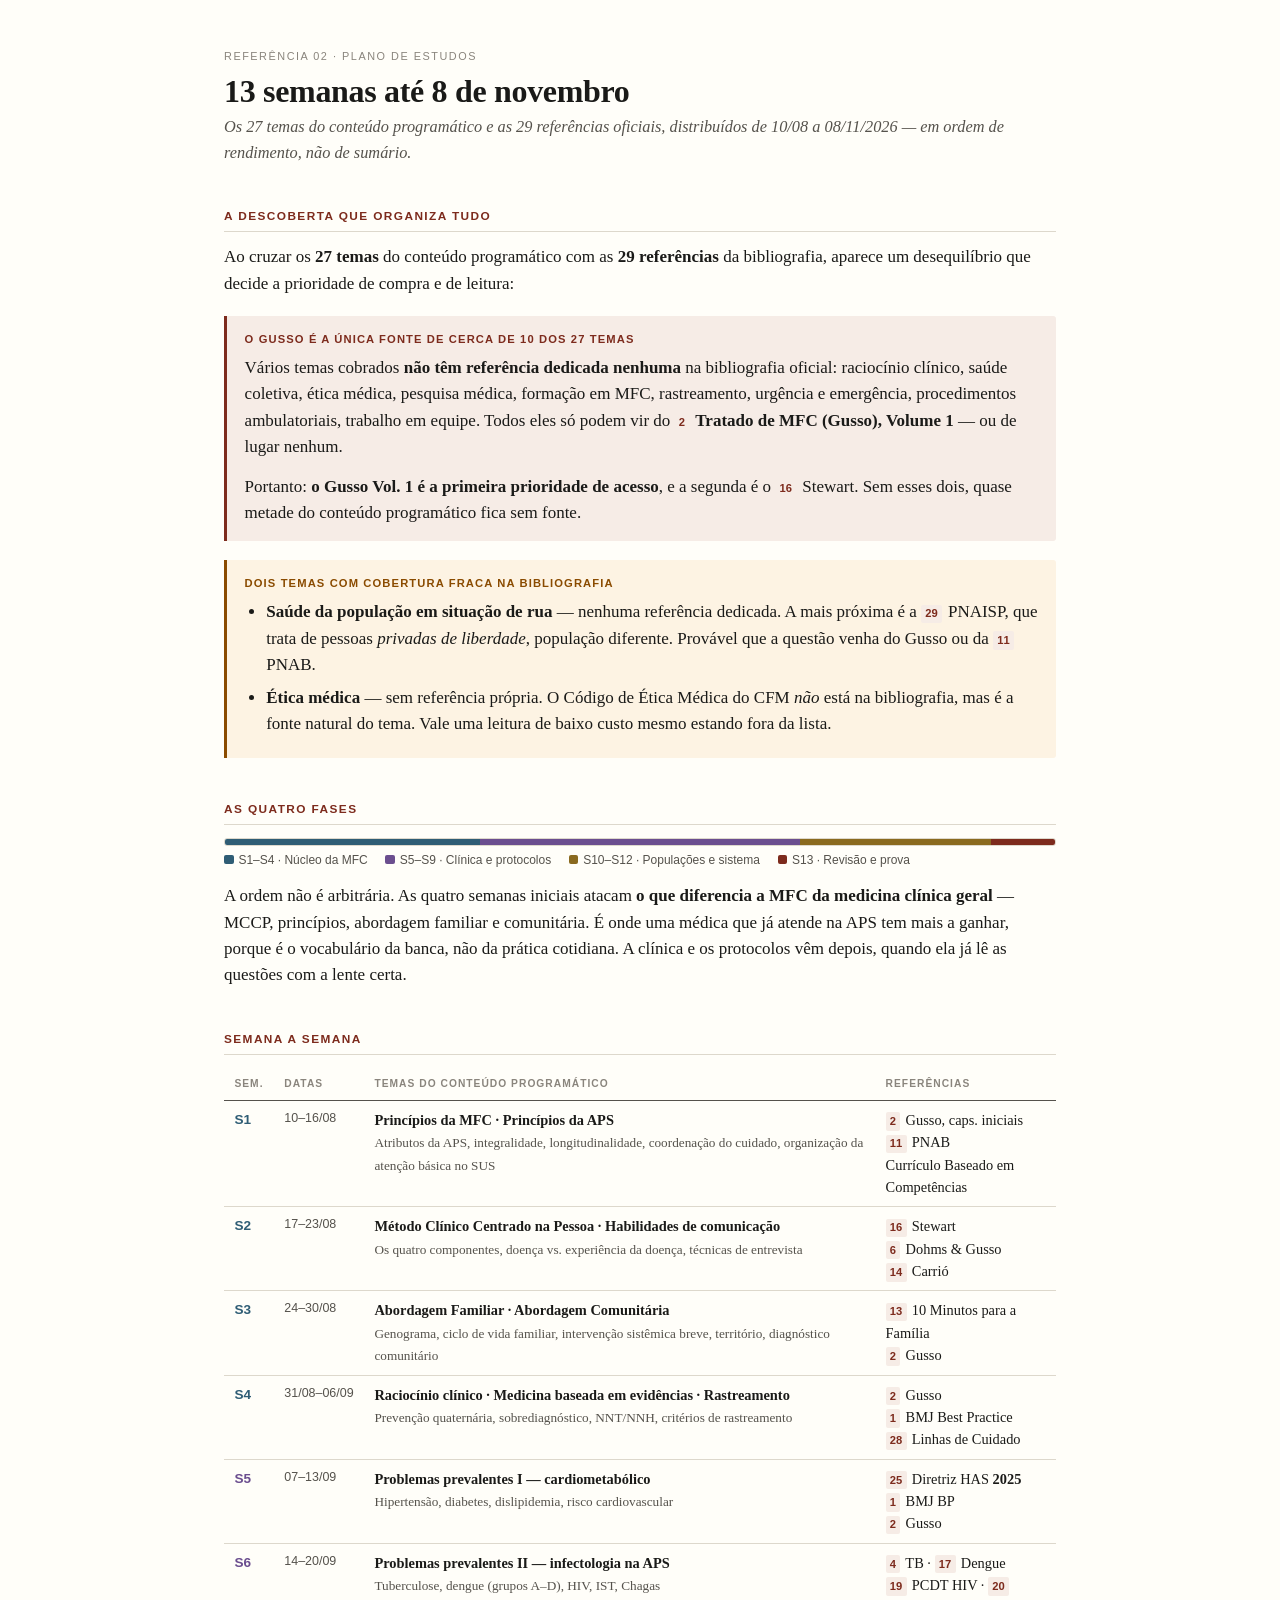
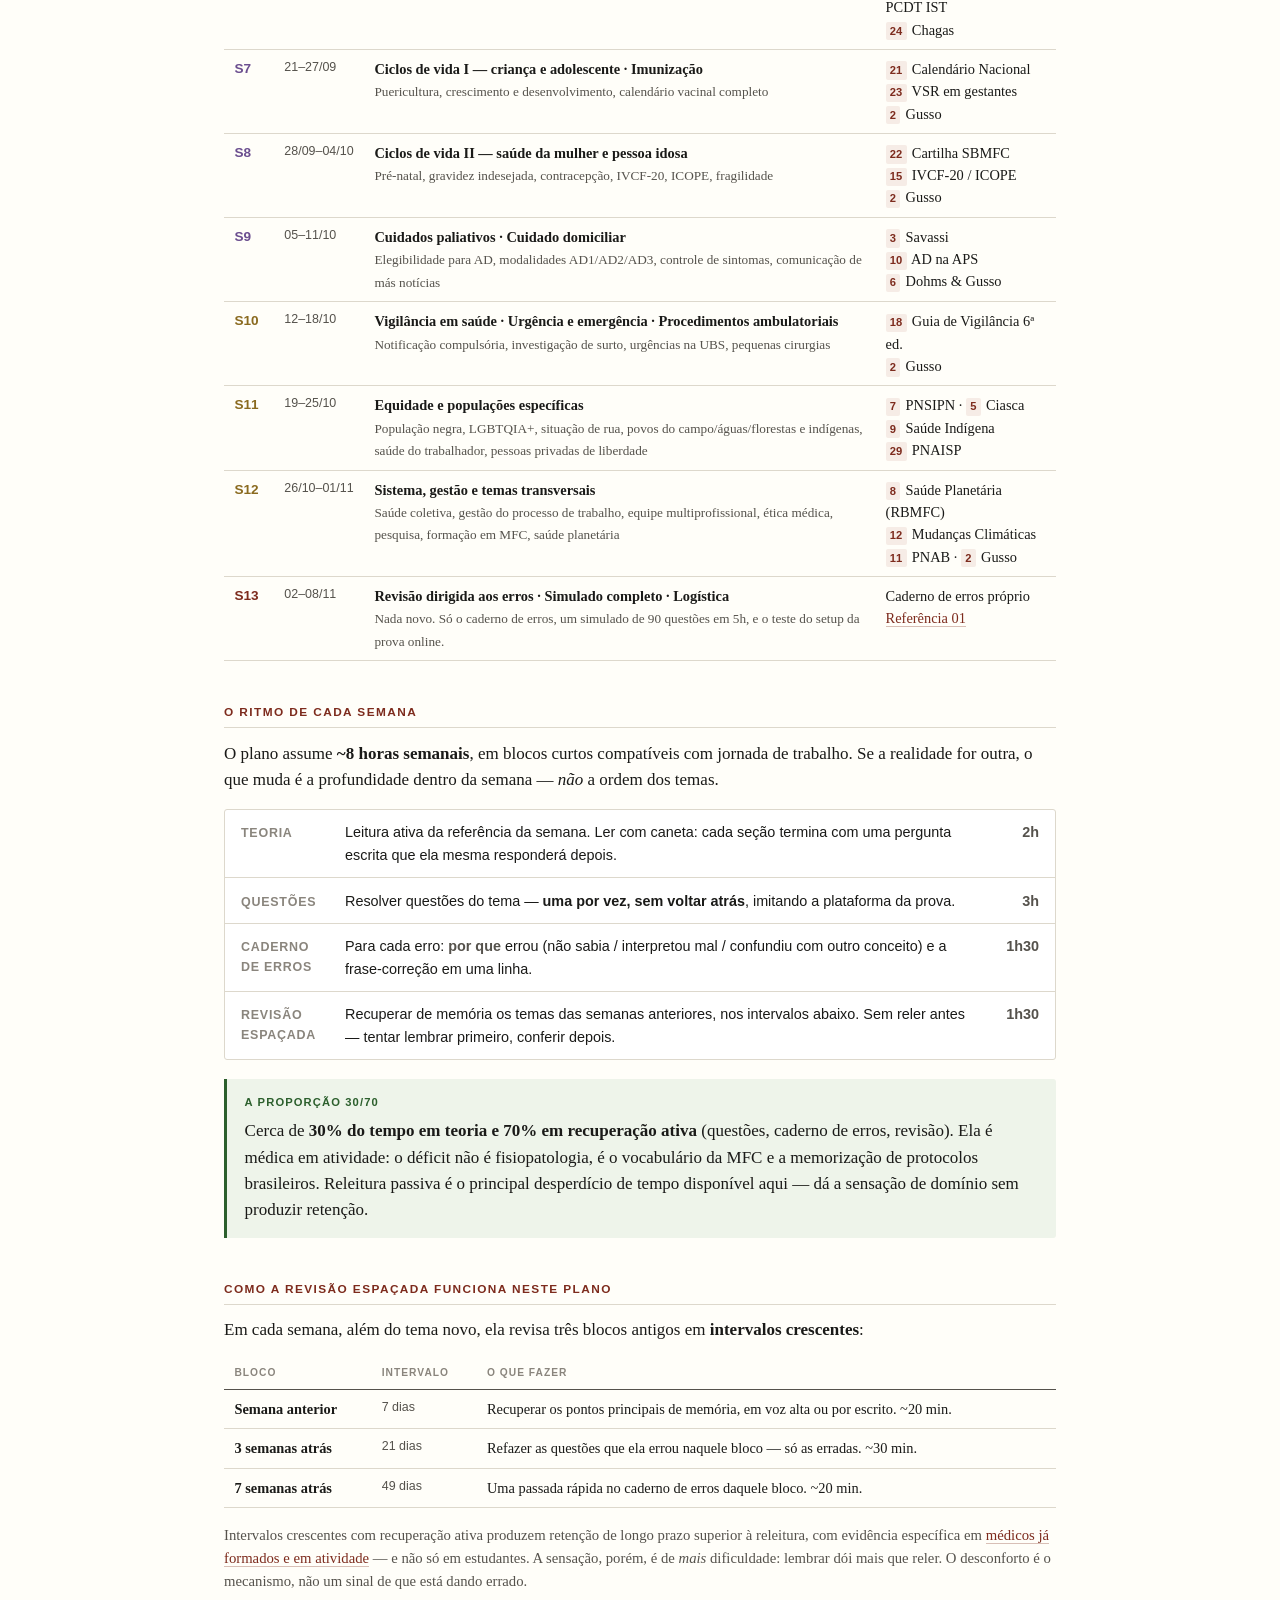
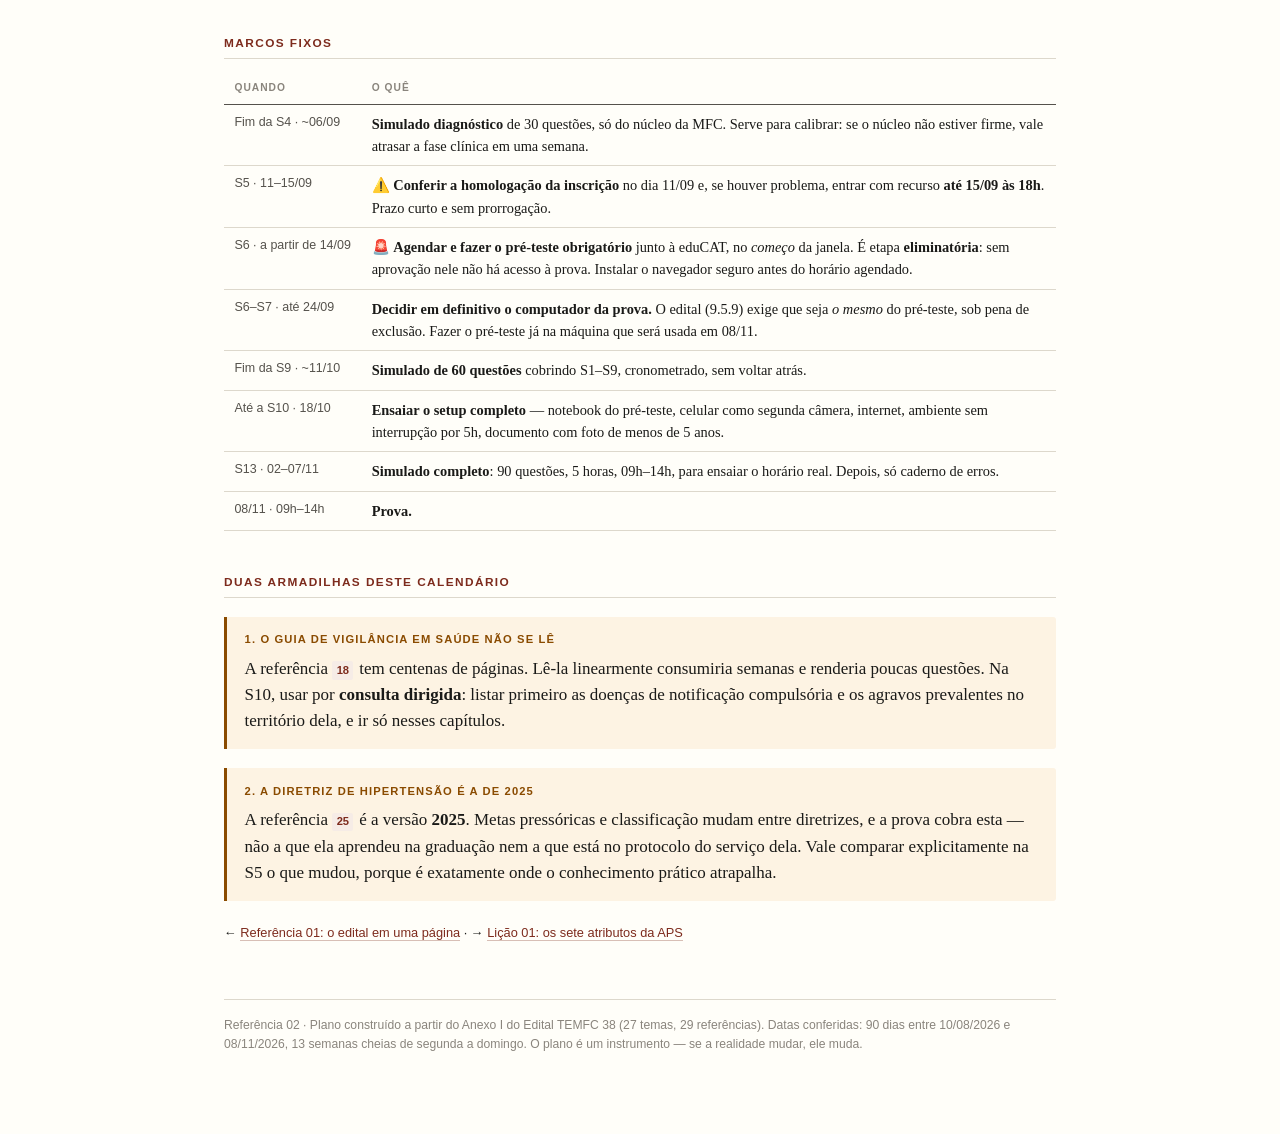
<file: temfc/reference/02-plano-13-semanas.html>
<!doctype html>
<html lang="pt-BR">
<head>
<meta charset="utf-8">
<meta name="robots" content="noindex, nofollow">
<meta name="viewport" content="width=device-width, initial-scale=1">
<title>Plano de 13 semanas — 38º TEMFC</title>
<style>
  :root{
    --ink:#1a1a18; --ink-soft:#55524c; --ink-faint:#8a857d;
    --bg:#fffef9; --rule:#ddd8cc; --accent:#7d2b1d; --accent-soft:#f6ece6;
    --warn:#8a4b00; --warn-bg:#fdf3e3; --ok:#2c5f2d; --ok-bg:#eef4ea;
    --f1:#2f5d75; --f2:#6b4e8f; --f3:#8a6a1f; --f4:#7d2b1d;
    --serif:"Iowan Old Style","Palatino Linotype",Palatino,"Book Antiqua",Georgia,serif;
    --sans:-apple-system,BlinkMacSystemFont,"Segoe UI",Helvetica,Arial,sans-serif;
  }
  *{box-sizing:border-box}
  body{margin:0;padding:3rem 1.25rem 5rem;background:var(--bg);color:var(--ink);
    font-family:var(--serif);font-size:17px;line-height:1.55;-webkit-font-smoothing:antialiased}
  .wrap{max-width:52rem;margin:0 auto}
  .eyebrow{font-family:var(--sans);font-size:.68rem;letter-spacing:.14em;text-transform:uppercase;
    color:var(--ink-faint);margin:0 0 .5rem}
  h1{font-size:2rem;line-height:1.15;margin:0 0 .3rem;font-weight:600;letter-spacing:-.01em}
  .sub{color:var(--ink-soft);font-style:italic;margin:0 0 2rem;font-size:1.02rem}
  h2{font-family:var(--sans);font-size:.74rem;letter-spacing:.12em;text-transform:uppercase;
    color:var(--accent);font-weight:650;margin:2.6rem 0 .8rem;padding-bottom:.35rem;
    border-bottom:1px solid var(--rule)}
  h3{font-size:1.05rem;margin:1.5rem 0 .5rem;font-weight:650}
  p{margin:0 0 .85rem}
  ul,ol{margin:0 0 .9rem;padding-left:1.35rem}
  li{margin-bottom:.4rem}
  strong{font-weight:650}
  a{color:var(--accent);text-decoration:none;border-bottom:1px solid rgba(125,43,29,.3)}
  a:hover{border-bottom-color:var(--accent)}
  .scroll{overflow-x:auto;margin:.4rem 0 1rem}
  table{border-collapse:collapse;width:100%;font-size:.9rem}
  th,td{text-align:left;padding:.5rem .65rem;border-bottom:1px solid var(--rule);vertical-align:top}
  th{font-family:var(--sans);font-size:.64rem;letter-spacing:.1em;text-transform:uppercase;
    color:var(--ink-faint);font-weight:600;border-bottom:1.5px solid var(--ink-soft)}
  td.wk{font-family:var(--sans);font-weight:700;white-space:nowrap;font-variant-numeric:tabular-nums;font-size:.85rem}
  td.dt{font-family:var(--sans);font-size:.78rem;color:var(--ink-soft);white-space:nowrap;font-variant-numeric:tabular-nums}
  .ref{font-family:var(--sans);font-size:.7rem;font-weight:700;display:inline-block;
    background:var(--accent-soft);color:var(--accent);padding:.05em .38em;border-radius:2px;margin-right:.15em}
  .callout{border-left:3px solid var(--warn);background:var(--warn-bg);padding:.9rem 1.1rem;
    margin:1.2rem 0;border-radius:0 3px 3px 0}
  .callout.grave{border-left-color:var(--accent);background:var(--accent-soft)}
  .callout.good{border-left-color:var(--ok);background:var(--ok-bg)}
  .callout h3{font-family:var(--sans);font-size:.7rem;letter-spacing:.1em;text-transform:uppercase;
    margin:0 0 .45rem;color:var(--warn);font-weight:650}
  .callout.grave h3{color:var(--accent)}
  .callout.good h3{color:var(--ok)}
  .callout p:last-child,.callout ul:last-child{margin-bottom:0}
  .phase{font-family:var(--sans);font-size:.66rem;letter-spacing:.1em;text-transform:uppercase;
    font-weight:700;padding:.12em .45em;border-radius:2px;color:#fff;white-space:nowrap}
  .p1{background:var(--f1)} .p2{background:var(--f2)} .p3{background:var(--f3)} .p4{background:var(--f4)}
  tr.f1 td.wk{color:var(--f1)} tr.f2 td.wk{color:var(--f2)}
  tr.f3 td.wk{color:var(--f3)} tr.f4 td.wk{color:var(--f4)}
  .rhythm{font-family:var(--sans);background:#fff;border:1px solid var(--rule);border-radius:3px;
    padding:0;margin:1rem 0;overflow:hidden;font-size:.9rem}
  .rhythm .r{display:flex;gap:1rem;padding:.7rem 1rem;border-bottom:1px solid var(--rule);align-items:baseline}
  .rhythm .r:last-child{border-bottom:0}
  .rhythm .r b{flex:0 0 5.5rem;font-size:.78rem;color:var(--ink-faint);text-transform:uppercase;letter-spacing:.06em}
  .rhythm .r span{flex:1}
  .rhythm .r em{flex:0 0 3.5rem;text-align:right;font-style:normal;font-weight:650;
    font-variant-numeric:tabular-nums;color:var(--ink-soft)}
  .bar{display:flex;height:.55rem;border-radius:3px;overflow:hidden;margin:.5rem 0 .3rem;border:1px solid var(--rule)}
  .bar i{display:block}
  .legend{font-family:var(--sans);font-size:.75rem;color:var(--ink-soft);display:flex;gap:1.1rem;flex-wrap:wrap}
  .legend b{display:inline-block;width:.6rem;height:.6rem;border-radius:2px;margin-right:.3rem;vertical-align:baseline}
  footer{margin-top:3.5rem;padding-top:1rem;border-top:1px solid var(--rule);
    font-family:var(--sans);font-size:.76rem;color:var(--ink-faint)}
  .nav{font-family:var(--sans);font-size:.8rem;margin-top:1.4rem}
  @media print{
    body{padding:0;font-size:9.5pt;background:#fff}.wrap{max-width:none}
    h2{margin-top:1.1rem}table,.callout,.rhythm{break-inside:avoid}
    a{border-bottom:0;color:var(--ink)}footer,.nav{display:none}
  }
  @media (prefers-color-scheme:dark){
    :root:not([data-theme="light"]){
      --ink:#eae6dd;--ink-soft:#b0aaa0;--ink-faint:#8b857b;--bg:#171614;--rule:#3a3730;
      --accent:#e5947f;--accent-soft:#2c1c18;--warn:#e0a75c;--warn-bg:#2a2115;
      --ok:#8fbe86;--ok-bg:#1b241a;--f1:#7fb0c9;--f2:#b299d6;--f3:#d4b45e;--f4:#e5947f;
    }
    :root:not([data-theme="light"]) .rhythm{background:#1e1d1a}
    :root:not([data-theme="light"]) .phase{color:#171614}
  }
</style>
</head>
<body>
<div class="wrap">

  <p class="eyebrow">Referência 02 · Plano de estudos</p>
  <h1>13 semanas até 8 de novembro</h1>
  <p class="sub">Os 27 temas do conteúdo programático e as 29 referências oficiais, distribuídos de 10/08 a 08/11/2026 — em ordem de rendimento, não de sumário.</p>

  <h2>A descoberta que organiza tudo</h2>
  <p>Ao cruzar os <strong>27 temas</strong> do conteúdo programático com as <strong>29 referências</strong> da bibliografia, aparece um desequilíbrio que decide a prioridade de compra e de leitura:</p>
  <div class="callout grave">
    <h3>O Gusso é a única fonte de cerca de 10 dos 27 temas</h3>
    <p>Vários temas cobrados <strong>não têm referência dedicada nenhuma</strong> na bibliografia oficial: raciocínio clínico, saúde coletiva, ética médica, pesquisa médica, formação em MFC, rastreamento, urgência e emergência, procedimentos ambulatoriais, trabalho em equipe. Todos eles só podem vir do <span class="ref">2</span> <strong>Tratado de MFC (Gusso), Volume 1</strong> — ou de lugar nenhum.</p>
    <p style="margin-top:.5rem">Portanto: <strong>o Gusso Vol. 1 é a primeira prioridade de acesso</strong>, e a segunda é o <span class="ref">16</span> Stewart. Sem esses dois, quase metade do conteúdo programático fica sem fonte.</p>
  </div>
  <div class="callout">
    <h3>Dois temas com cobertura fraca na bibliografia</h3>
    <ul>
      <li><strong>Saúde da população em situação de rua</strong> — nenhuma referência dedicada. A mais próxima é a <span class="ref">29</span> PNAISP, que trata de pessoas <em>privadas de liberdade</em>, população diferente. Provável que a questão venha do Gusso ou da <span class="ref">11</span> PNAB.</li>
      <li><strong>Ética médica</strong> — sem referência própria. O Código de Ética Médica do CFM <em>não</em> está na bibliografia, mas é a fonte natural do tema. Vale uma leitura de baixo custo mesmo estando fora da lista.</li>
    </ul>
  </div>

  <h2>As quatro fases</h2>
  <div class="bar" aria-hidden="true">
    <i class="p1" style="flex:4;background:var(--f1)"></i>
    <i class="p2" style="flex:5;background:var(--f2)"></i>
    <i class="p3" style="flex:3;background:var(--f3)"></i>
    <i class="p4" style="flex:1;background:var(--f4)"></i>
  </div>
  <p class="legend">
    <span><b style="background:var(--f1)"></b>S1–S4 · Núcleo da MFC</span>
    <span><b style="background:var(--f2)"></b>S5–S9 · Clínica e protocolos</span>
    <span><b style="background:var(--f3)"></b>S10–S12 · Populações e sistema</span>
    <span><b style="background:var(--f4)"></b>S13 · Revisão e prova</span>
  </p>
  <p>A ordem não é arbitrária. As quatro semanas iniciais atacam <strong>o que diferencia a MFC da medicina clínica geral</strong> — MCCP, princípios, abordagem familiar e comunitária. É onde uma médica que já atende na APS tem mais a ganhar, porque é o vocabulário da banca, não da prática cotidiana. A clínica e os protocolos vêm depois, quando ela já lê as questões com a lente certa.</p>

  <h2>Semana a semana</h2>
  <div class="scroll">
  <table>
    <thead><tr><th>Sem.</th><th>Datas</th><th>Temas do conteúdo programático</th><th>Referências</th></tr></thead>
    <tbody>
      <tr class="f1"><td class="wk">S1</td><td class="dt">10–16/08</td>
        <td><strong>Princípios da MFC · Princípios da APS</strong><br><span style="color:var(--ink-soft);font-size:.92em">Atributos da APS, integralidade, longitudinalidade, coordenação do cuidado, organização da atenção básica no SUS</span></td>
        <td><span class="ref">2</span> Gusso, caps. iniciais<br><span class="ref">11</span> PNAB<br>Currículo Baseado em Competências</td></tr>
      <tr class="f1"><td class="wk">S2</td><td class="dt">17–23/08</td>
        <td><strong>Método Clínico Centrado na Pessoa · Habilidades de comunicação</strong><br><span style="color:var(--ink-soft);font-size:.92em">Os quatro componentes, doença vs. experiência da doença, técnicas de entrevista</span></td>
        <td><span class="ref">16</span> Stewart<br><span class="ref">6</span> Dohms &amp; Gusso<br><span class="ref">14</span> Carrió</td></tr>
      <tr class="f1"><td class="wk">S3</td><td class="dt">24–30/08</td>
        <td><strong>Abordagem Familiar · Abordagem Comunitária</strong><br><span style="color:var(--ink-soft);font-size:.92em">Genograma, ciclo de vida familiar, intervenção sistêmica breve, território, diagnóstico comunitário</span></td>
        <td><span class="ref">13</span> 10 Minutos para a Família<br><span class="ref">2</span> Gusso</td></tr>
      <tr class="f1"><td class="wk">S4</td><td class="dt">31/08–06/09</td>
        <td><strong>Raciocínio clínico · Medicina baseada em evidências · Rastreamento</strong><br><span style="color:var(--ink-soft);font-size:.92em">Prevenção quaternária, sobrediagnóstico, NNT/NNH, critérios de rastreamento</span></td>
        <td><span class="ref">2</span> Gusso<br><span class="ref">1</span> BMJ Best Practice<br><span class="ref">28</span> Linhas de Cuidado</td></tr>
      <tr class="f2"><td class="wk">S5</td><td class="dt">07–13/09</td>
        <td><strong>Problemas prevalentes I — cardiometabólico</strong><br><span style="color:var(--ink-soft);font-size:.92em">Hipertensão, diabetes, dislipidemia, risco cardiovascular</span></td>
        <td><span class="ref">25</span> Diretriz HAS <strong>2025</strong><br><span class="ref">1</span> BMJ BP<br><span class="ref">2</span> Gusso</td></tr>
      <tr class="f2"><td class="wk">S6</td><td class="dt">14–20/09</td>
        <td><strong>Problemas prevalentes II — infectologia na APS</strong><br><span style="color:var(--ink-soft);font-size:.92em">Tuberculose, dengue (grupos A–D), HIV, IST, Chagas</span></td>
        <td><span class="ref">4</span> TB · <span class="ref">17</span> Dengue<br><span class="ref">19</span> PCDT HIV · <span class="ref">20</span> PCDT IST<br><span class="ref">24</span> Chagas</td></tr>
      <tr class="f2"><td class="wk">S7</td><td class="dt">21–27/09</td>
        <td><strong>Ciclos de vida I — criança e adolescente · Imunização</strong><br><span style="color:var(--ink-soft);font-size:.92em">Puericultura, crescimento e desenvolvimento, calendário vacinal completo</span></td>
        <td><span class="ref">21</span> Calendário Nacional<br><span class="ref">23</span> VSR em gestantes<br><span class="ref">2</span> Gusso</td></tr>
      <tr class="f2"><td class="wk">S8</td><td class="dt">28/09–04/10</td>
        <td><strong>Ciclos de vida II — saúde da mulher e pessoa idosa</strong><br><span style="color:var(--ink-soft);font-size:.92em">Pré-natal, gravidez indesejada, contracepção, IVCF-20, ICOPE, fragilidade</span></td>
        <td><span class="ref">22</span> Cartilha SBMFC<br><span class="ref">15</span> IVCF-20 / ICOPE<br><span class="ref">2</span> Gusso</td></tr>
      <tr class="f2"><td class="wk">S9</td><td class="dt">05–11/10</td>
        <td><strong>Cuidados paliativos · Cuidado domiciliar</strong><br><span style="color:var(--ink-soft);font-size:.92em">Elegibilidade para AD, modalidades AD1/AD2/AD3, controle de sintomas, comunicação de más notícias</span></td>
        <td><span class="ref">3</span> Savassi<br><span class="ref">10</span> AD na APS<br><span class="ref">6</span> Dohms &amp; Gusso</td></tr>
      <tr class="f3"><td class="wk">S10</td><td class="dt">12–18/10</td>
        <td><strong>Vigilância em saúde · Urgência e emergência · Procedimentos ambulatoriais</strong><br><span style="color:var(--ink-soft);font-size:.92em">Notificação compulsória, investigação de surto, urgências na UBS, pequenas cirurgias</span></td>
        <td><span class="ref">18</span> Guia de Vigilância 6ª ed.<br><span class="ref">2</span> Gusso</td></tr>
      <tr class="f3"><td class="wk">S11</td><td class="dt">19–25/10</td>
        <td><strong>Equidade e populações específicas</strong><br><span style="color:var(--ink-soft);font-size:.92em">População negra, LGBTQIA+, situação de rua, povos do campo/águas/florestas e indígenas, saúde do trabalhador, pessoas privadas de liberdade</span></td>
        <td><span class="ref">7</span> PNSIPN · <span class="ref">5</span> Ciasca<br><span class="ref">9</span> Saúde Indígena<br><span class="ref">29</span> PNAISP</td></tr>
      <tr class="f3"><td class="wk">S12</td><td class="dt">26/10–01/11</td>
        <td><strong>Sistema, gestão e temas transversais</strong><br><span style="color:var(--ink-soft);font-size:.92em">Saúde coletiva, gestão do processo de trabalho, equipe multiprofissional, ética médica, pesquisa, formação em MFC, saúde planetária</span></td>
        <td><span class="ref">8</span> Saúde Planetária (RBMFC)<br><span class="ref">12</span> Mudanças Climáticas<br><span class="ref">11</span> PNAB · <span class="ref">2</span> Gusso</td></tr>
      <tr class="f4"><td class="wk">S13</td><td class="dt">02–08/11</td>
        <td><strong>Revisão dirigida aos erros · Simulado completo · Logística</strong><br><span style="color:var(--ink-soft);font-size:.92em">Nada novo. Só o caderno de erros, um simulado de 90 questões em 5h, e o teste do setup da prova online.</span></td>
        <td>Caderno de erros próprio<br><a href="./01-edital-em-uma-pagina.html">Referência 01</a></td></tr>
    </tbody>
  </table>
  </div>

  <h2>O ritmo de cada semana</h2>
  <p>O plano assume <strong>~8 horas semanais</strong>, em blocos curtos compatíveis com jornada de trabalho. Se a realidade for outra, o que muda é a profundidade dentro da semana — <em>não</em> a ordem dos temas.</p>
  <div class="rhythm">
    <div class="r"><b>Teoria</b><span>Leitura ativa da referência da semana. Ler com caneta: cada seção termina com uma pergunta escrita que ela mesma responderá depois.</span><em>2h</em></div>
    <div class="r"><b>Questões</b><span>Resolver questões do tema — <strong>uma por vez, sem voltar atrás</strong>, imitando a plataforma da prova.</span><em>3h</em></div>
    <div class="r"><b>Caderno de erros</b><span>Para cada erro: <em>por que</em> errou (não sabia / interpretou mal / confundiu com outro conceito) e a frase-correção em uma linha.</span><em>1h30</em></div>
    <div class="r"><b>Revisão espaçada</b><span>Recuperar de memória os temas das semanas anteriores, nos intervalos abaixo. Sem reler antes — tentar lembrar primeiro, conferir depois.</span><em>1h30</em></div>
  </div>
  <div class="callout good">
    <h3>A proporção 30/70</h3>
    <p>Cerca de <strong>30% do tempo em teoria e 70% em recuperação ativa</strong> (questões, caderno de erros, revisão). Ela é médica em atividade: o déficit não é fisiopatologia, é o vocabulário da MFC e a memorização de protocolos brasileiros. Releitura passiva é o principal desperdício de tempo disponível aqui — dá a sensação de domínio sem produzir retenção.</p>
  </div>

  <h2>Como a revisão espaçada funciona neste plano</h2>
  <p>Em cada semana, além do tema novo, ela revisa três blocos antigos em <strong>intervalos crescentes</strong>:</p>
  <div class="scroll">
  <table>
    <thead><tr><th>Bloco</th><th>Intervalo</th><th>O que fazer</th></tr></thead>
    <tbody>
      <tr><td><strong>Semana anterior</strong></td><td class="dt">7 dias</td><td>Recuperar os pontos principais de memória, em voz alta ou por escrito. ~20 min.</td></tr>
      <tr><td><strong>3 semanas atrás</strong></td><td class="dt">21 dias</td><td>Refazer as questões que ela errou naquele bloco — só as erradas. ~30 min.</td></tr>
      <tr><td><strong>7 semanas atrás</strong></td><td class="dt">49 dias</td><td>Uma passada rápida no caderno de erros daquele bloco. ~20 min.</td></tr>
    </tbody>
  </table>
  </div>
  <p style="font-size:.92rem;color:var(--ink-soft)">Intervalos crescentes com recuperação ativa produzem retenção de longo prazo superior à releitura, com evidência específica em <a href="https://pubmed.ncbi.nlm.nih.gov/39250798/">médicos já formados e em atividade</a> — e não só em estudantes. A sensação, porém, é de <em>mais</em> dificuldade: lembrar dói mais que reler. O desconforto é o mecanismo, não um sinal de que está dando errado.</p>

  <h2>Marcos fixos</h2>
  <div class="scroll">
  <table>
    <thead><tr><th>Quando</th><th>O quê</th></tr></thead>
    <tbody>
      <tr><td class="dt">Fim da S4 · ~06/09</td><td><strong>Simulado diagnóstico</strong> de 30 questões, só do núcleo da MFC. Serve para calibrar: se o núcleo não estiver firme, vale atrasar a fase clínica em uma semana.</td></tr>
      <tr><td class="dt">S5 · 11–15/09</td><td>⚠️ <strong>Conferir a homologação da inscrição</strong> no dia 11/09 e, se houver problema, entrar com recurso <strong>até 15/09 às 18h</strong>. Prazo curto e sem prorrogação.</td></tr>
      <tr><td class="dt">S6 · a partir de 14/09</td><td>🚨 <strong>Agendar e fazer o pré-teste obrigatório</strong> junto à eduCAT, no <em>começo</em> da janela. É etapa <strong>eliminatória</strong>: sem aprovação nele não há acesso à prova. Instalar o navegador seguro antes do horário agendado.</td></tr>
      <tr><td class="dt">S6–S7 · até 24/09</td><td><strong>Decidir em definitivo o computador da prova.</strong> O edital (9.5.9) exige que seja <em>o mesmo</em> do pré-teste, sob pena de exclusão. Fazer o pré-teste já na máquina que será usada em 08/11.</td></tr>
      <tr><td class="dt">Fim da S9 · ~11/10</td><td><strong>Simulado de 60 questões</strong> cobrindo S1–S9, cronometrado, sem voltar atrás.</td></tr>
      <tr><td class="dt">Até a S10 · 18/10</td><td><strong>Ensaiar o setup completo</strong> — notebook do pré-teste, celular como segunda câmera, internet, ambiente sem interrupção por 5h, documento com foto de menos de 5 anos.</td></tr>
      <tr><td class="dt">S13 · 02–07/11</td><td><strong>Simulado completo</strong>: 90 questões, 5 horas, 09h–14h, para ensaiar o horário real. Depois, só caderno de erros.</td></tr>
      <tr><td class="dt">08/11 · 09h–14h</td><td><strong>Prova.</strong></td></tr>
    </tbody>
  </table>
  </div>

  <h2>Duas armadilhas deste calendário</h2>
  <div class="callout">
    <h3>1. O Guia de Vigilância em Saúde não se lê</h3>
    <p>A referência <span class="ref">18</span> tem centenas de páginas. Lê-la linearmente consumiria semanas e renderia poucas questões. Na S10, usar por <strong>consulta dirigida</strong>: listar primeiro as doenças de notificação compulsória e os agravos prevalentes no território dela, e ir só nesses capítulos.</p>
  </div>
  <div class="callout">
    <h3>2. A Diretriz de Hipertensão é a de 2025</h3>
    <p>A referência <span class="ref">25</span> é a versão <strong>2025</strong>. Metas pressóricas e classificação mudam entre diretrizes, e a prova cobra esta — não a que ela aprendeu na graduação nem a que está no protocolo do serviço dela. Vale comparar explicitamente na S5 o que mudou, porque é exatamente onde o conhecimento prático atrapalha.</p>
  </div>

  <p class="nav">← <a href="./01-edital-em-uma-pagina.html">Referência 01: o edital em uma página</a> · → <a href="../lessons/0001-atributos-da-aps.html">Lição 01: os sete atributos da APS</a></p>

  <footer>
    Referência 02 · Plano construído a partir do Anexo I do Edital TEMFC 38 (27 temas, 29 referências).
    Datas conferidas: 90 dias entre 10/08/2026 e 08/11/2026, 13 semanas cheias de segunda a domingo.
    O plano é um instrumento — se a realidade mudar, ele muda.
  </footer>
</div>
</body>
</html>
</file>
